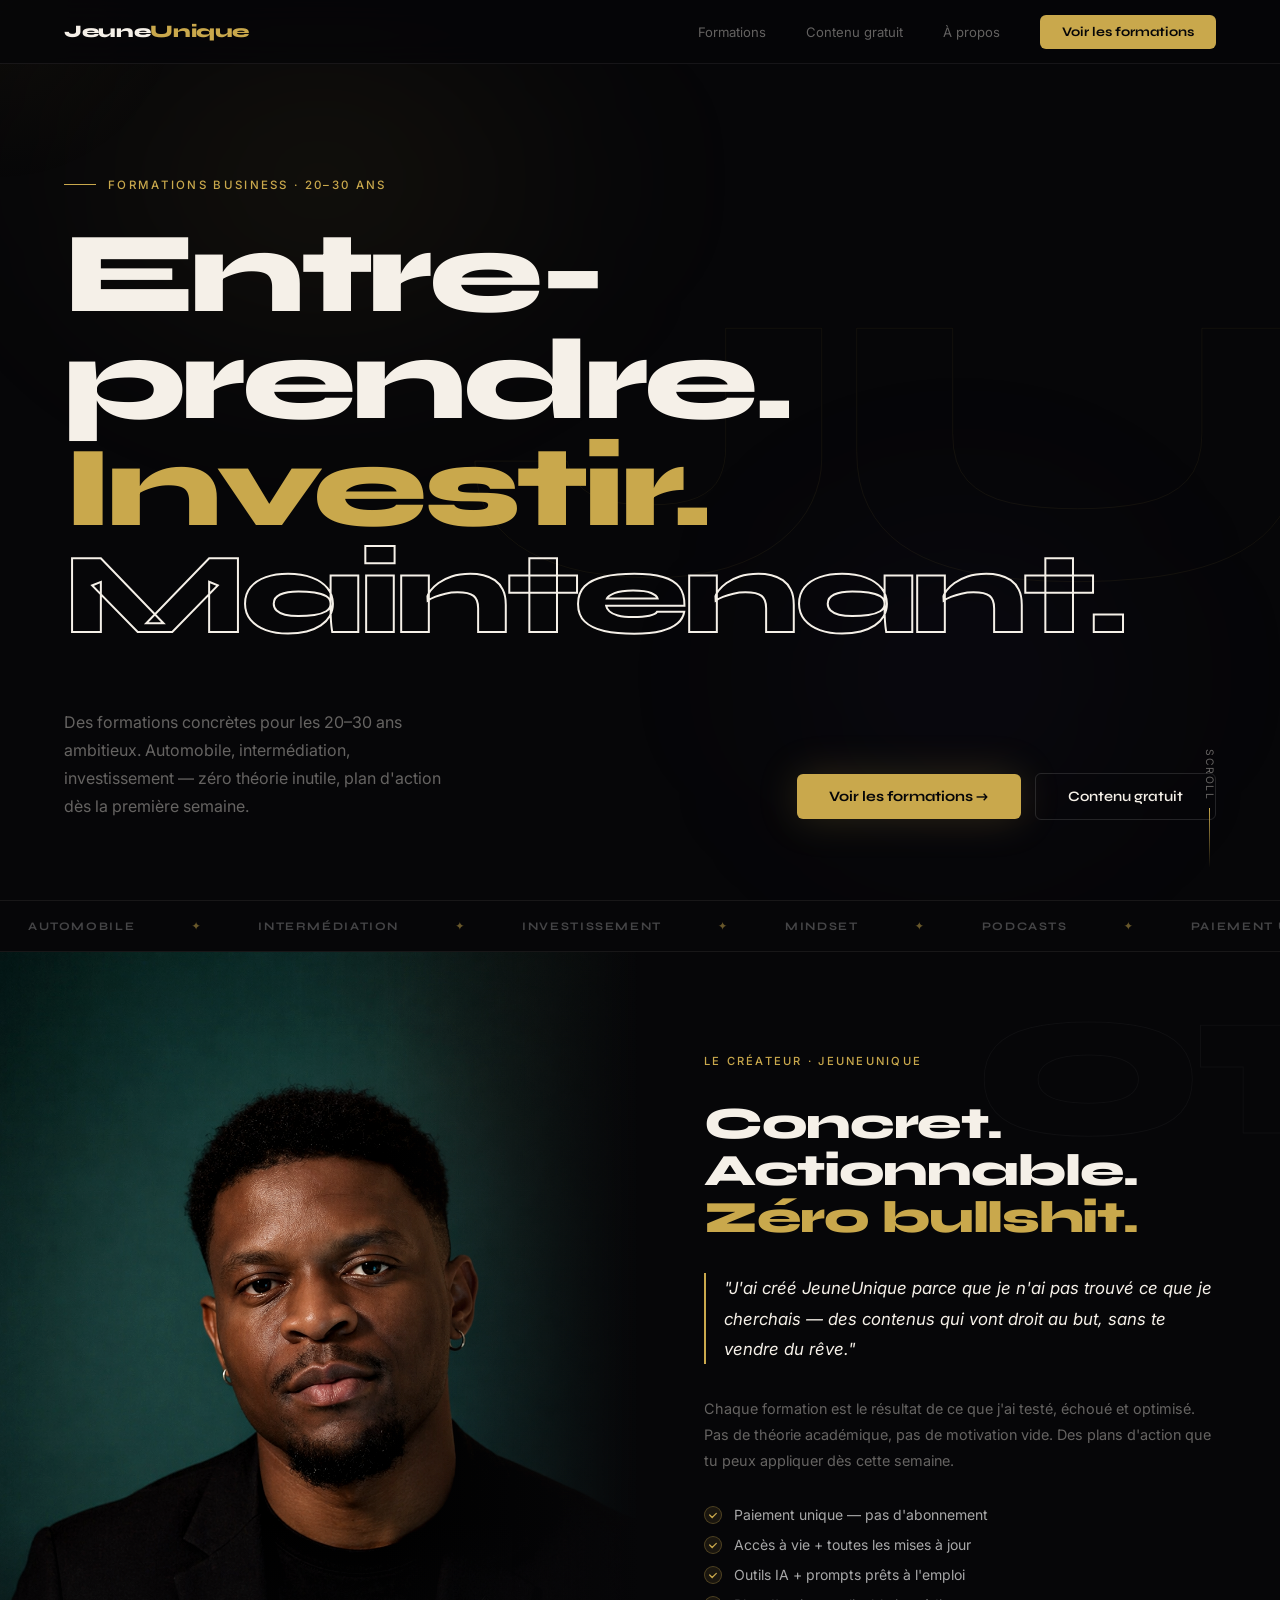
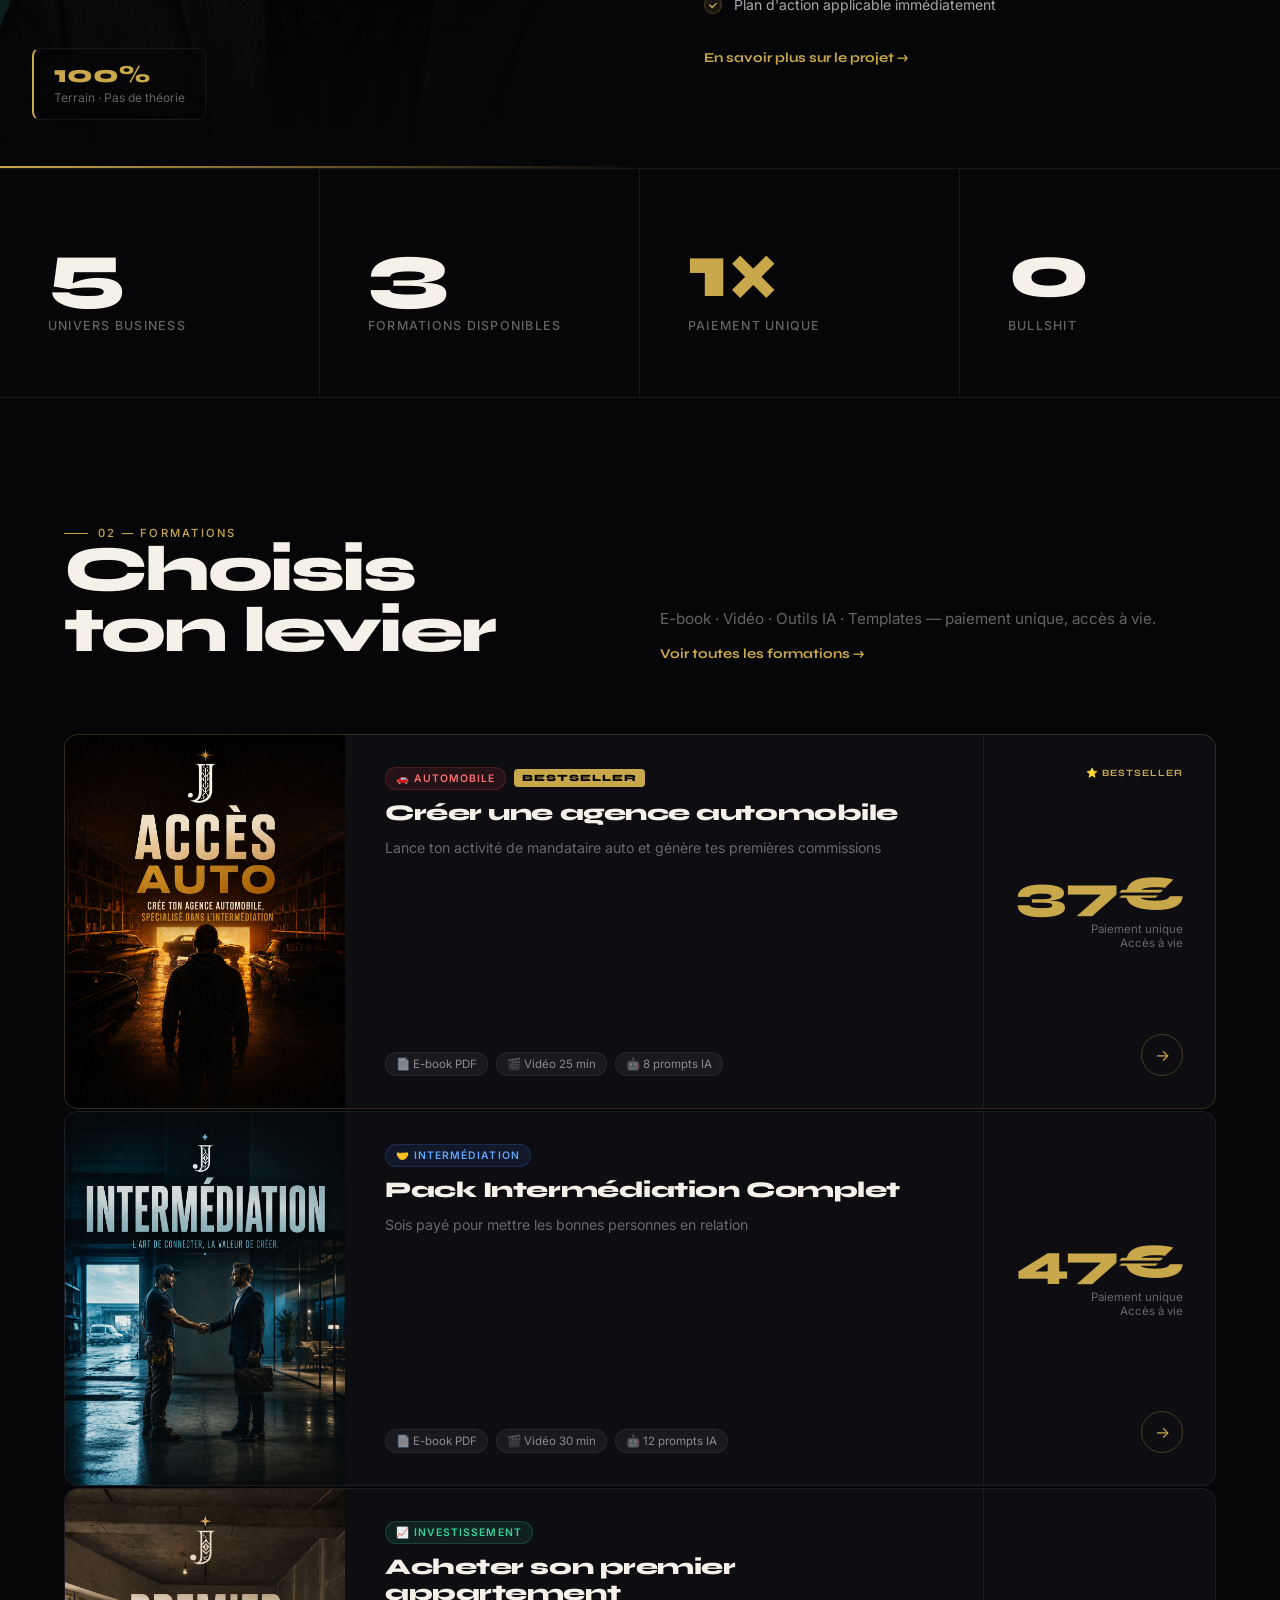
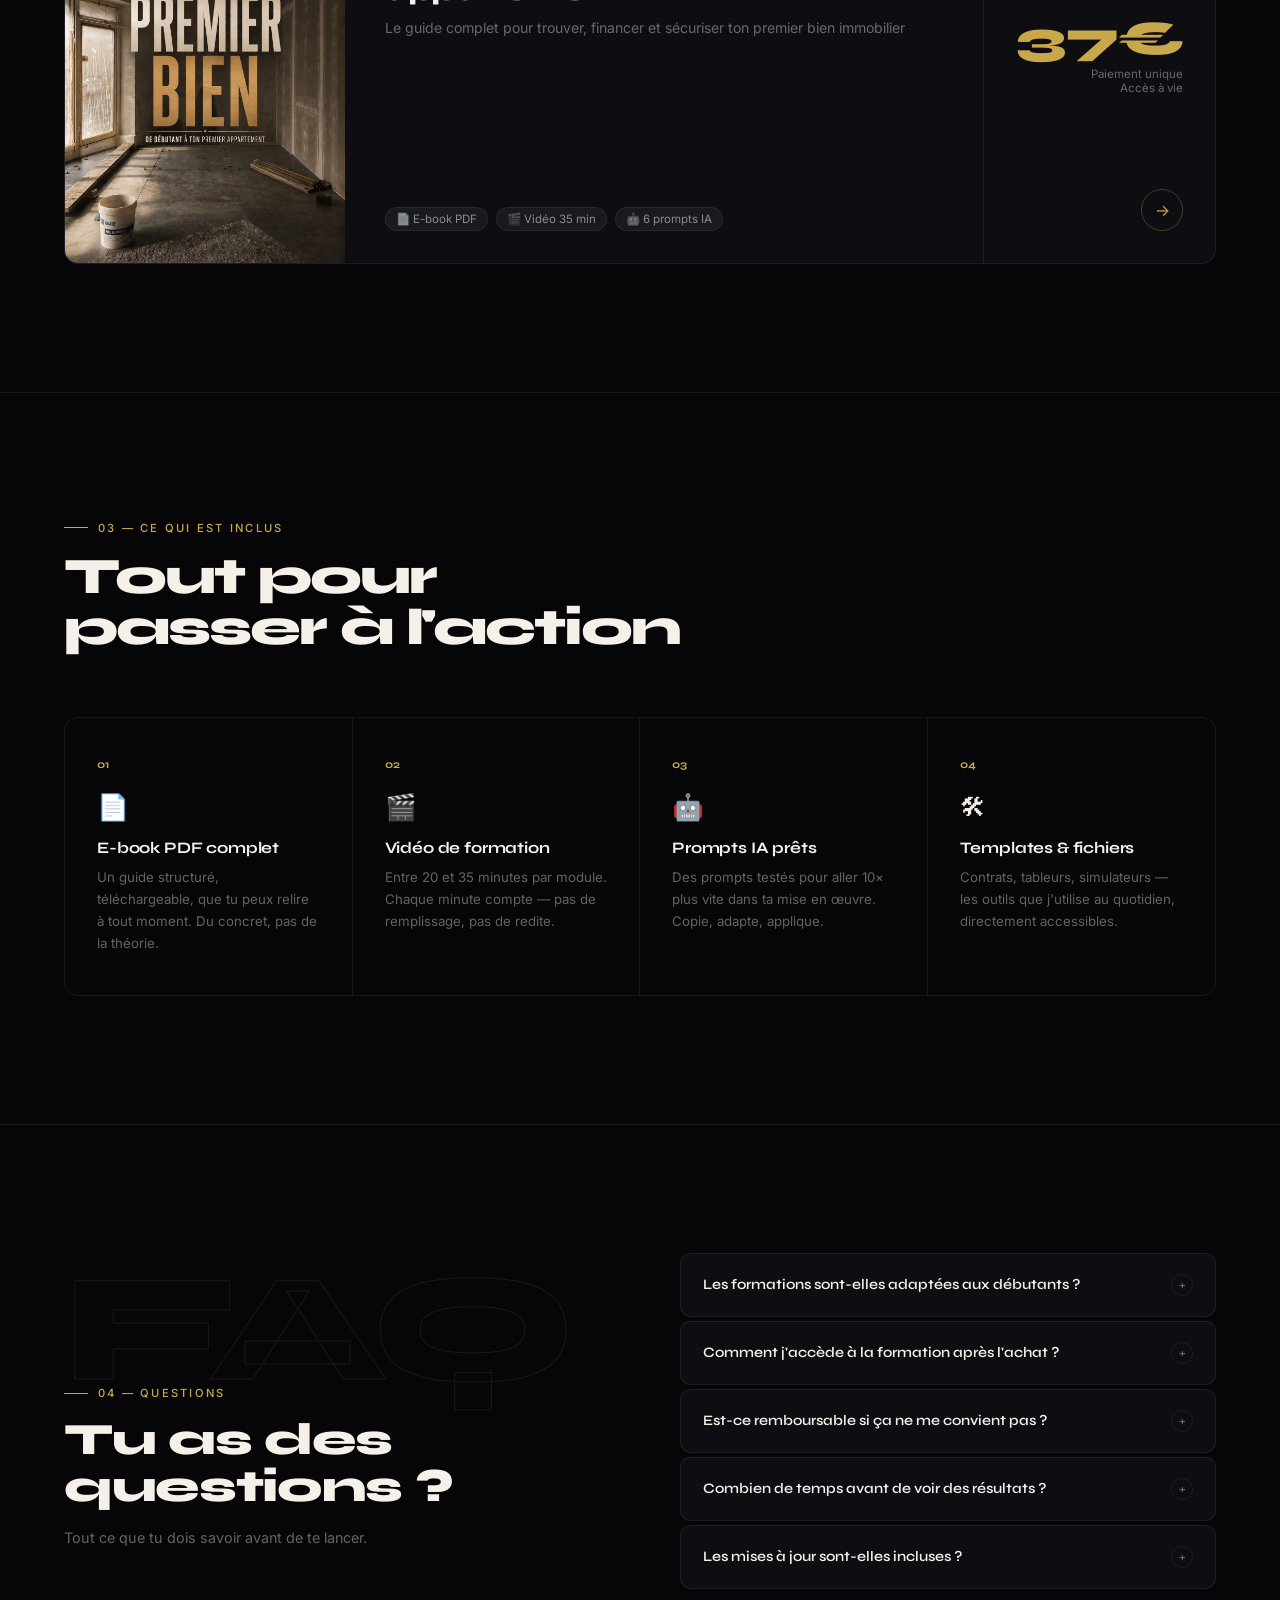
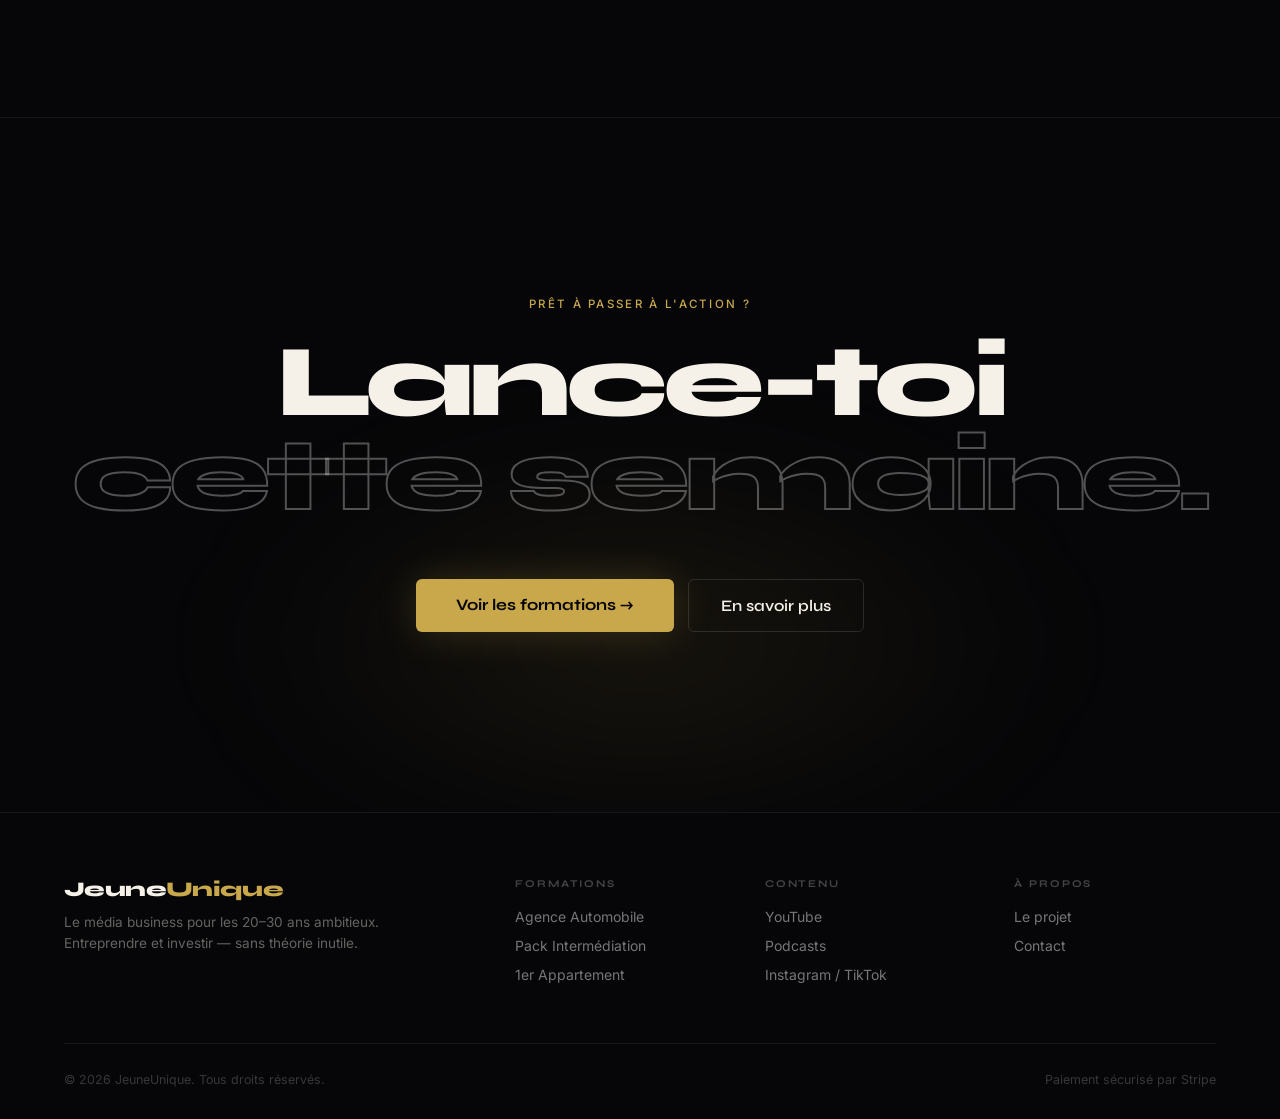
<file: index.html>
<!DOCTYPE html>
<html lang="fr">
<head>
  <meta charset="UTF-8">
  <meta name="viewport" content="width=device-width, initial-scale=1.0">
  <title>JeuneUnique — Formations business pour les 20–30 ans ambitieux</title>
  <link rel="preconnect" href="https://fonts.googleapis.com">
  <link href="https://fonts.googleapis.com/css2?family=Syne:wght@400;500;600;700;800&family=Inter:wght@300;400;500&display=swap" rel="stylesheet">
  <style>
    *, *::before, *::after { box-sizing: border-box; margin: 0; padding: 0; }

    :root {
      --black:  #060608;
      --dark:   #0d0d12;
      --gold:   #C9A84C;
      --gold-r: 201,168,76;
      --white:  #f5f0e8;
      --muted:  rgba(245,240,232,0.4);
      --border: rgba(245,240,232,0.07);
      --sans:   'Syne', system-ui, sans-serif;
      --body:   'Inter', system-ui, sans-serif;
    }

    html { scroll-behavior: smooth; }
    body { background: var(--black); color: var(--white); font-family: var(--body); overflow-x: hidden; }
    a { text-decoration: none; color: inherit; }

    /* ── CURSOR GLOW ── */
    .cursor-glow {
      position: fixed; width: 400px; height: 400px;
      border-radius: 50%; pointer-events: none; z-index: 0;
      background: radial-gradient(circle, rgba(var(--gold-r),.05) 0%, transparent 65%);
      transform: translate(-50%,-50%);
      transition: opacity .3s;
    }

    /* ── NAV ── */
    nav {
      position: fixed; top: 0; left: 0; right: 0; z-index: 100;
      display: flex; align-items: center; justify-content: space-between;
      padding: 0 clamp(24px,5vw,80px); height: 64px;
      border-bottom: 1px solid var(--border);
      background: rgba(6,6,8,0.8); backdrop-filter: blur(20px);
    }
    .n-logo {
      font-family: var(--sans); font-size: 1.1rem; font-weight: 800;
      letter-spacing: -.02em;
    }
    .n-logo span { color: var(--gold); }
    .n-links { display: flex; align-items: center; gap: 40px; }
    .n-link {
      font-family: var(--body); font-size: .82rem; font-weight: 400;
      color: var(--muted); transition: color .2s;
    }
    .n-link:hover { color: var(--white); }
    .n-cta {
      font-family: var(--sans); font-size: .82rem; font-weight: 700;
      background: var(--gold); color: var(--black);
      padding: 9px 22px; border-radius: 6px;
      transition: opacity .2s, transform .15s;
    }
    .n-cta:hover { opacity: .85; transform: translateY(-1px); }

    /* ── HERO ── */
    .hero {
      position: relative; min-height: 100vh;
      display: flex; flex-direction: column; justify-content: flex-end;
      padding: 0 clamp(24px,5vw,80px) 80px;
      overflow: hidden;
    }
    /* Big background number */
    .hero-bg-num {
      position: absolute; top: 50%; right: -2vw;
      transform: translateY(-50%);
      font-family: var(--sans); font-weight: 800;
      font-size: clamp(200px, 30vw, 480px);
      line-height: 1; letter-spacing: -.05em;
      color: transparent;
      -webkit-text-stroke: 1px rgba(var(--gold-r),.07);
      pointer-events: none; user-select: none;
    }
    /* Animated gradient mesh */
    .hero-mesh {
      position: absolute; inset: 0; pointer-events: none;
      overflow: hidden;
    }
    .hero-mesh::before {
      content: '';
      position: absolute; width: 60vw; height: 60vh;
      top: -10%; left: -5%;
      background: radial-gradient(ellipse, rgba(var(--gold-r),.08) 0%, transparent 65%);
      filter: blur(80px);
      animation: drift 20s ease-in-out infinite;
    }
    .hero-mesh::after {
      content: '';
      position: absolute; width: 40vw; height: 50vh;
      bottom: 0; right: 5%;
      background: radial-gradient(ellipse, rgba(99,74,198,.07) 0%, transparent 65%);
      filter: blur(100px);
      animation: drift 28s ease-in-out infinite reverse;
    }
    @keyframes drift {
      0%,100% { transform: translate(0,0); }
      33% { transform: translate(40px,30px); }
      66% { transform: translate(-30px,-20px); }
    }

    .hero-eyebrow {
      font-family: var(--body); font-size: .72rem; font-weight: 500;
      letter-spacing: .2em; text-transform: uppercase;
      color: var(--gold); margin-bottom: 28px;
      display: flex; align-items: center; gap: 12px;
      animation: slideUp .8s ease-out both;
    }
    .hero-eyebrow::before {
      content: ''; display: block; width: 32px; height: 1px; background: var(--gold);
    }

    .hero-title {
      font-family: var(--sans); font-weight: 800;
      font-size: clamp(3.5rem, 9vw, 10rem);
      line-height: .93; letter-spacing: -.04em;
      max-width: 16ch;
      animation: slideUp .8s .1s ease-out both;
    }
    .hero-title .line-gold { color: var(--gold); }
    .hero-title .line-outline {
      color: transparent;
      -webkit-text-stroke: 2px var(--white);
    }

    .hero-bottom {
      display: flex; align-items: flex-end; justify-content: space-between;
      margin-top: 60px; flex-wrap: wrap; gap: 32px;
      animation: slideUp .8s .25s ease-out both;
    }
    .hero-desc {
      font-size: 1rem; color: var(--muted); line-height: 1.75;
      max-width: 380px;
    }
    .hero-actions { display: flex; align-items: center; gap: 14px; }
    .btn-gold {
      font-family: var(--sans); font-size: .9rem; font-weight: 700;
      background: var(--gold); color: var(--black);
      padding: 14px 32px; border-radius: 6px; border: none; cursor: pointer;
      transition: opacity .2s, transform .15s;
      box-shadow: 0 0 40px rgba(var(--gold-r),.2);
    }
    .btn-gold:hover { opacity: .85; transform: translateY(-2px); }
    .btn-line {
      font-family: var(--sans); font-size: .9rem; font-weight: 600;
      color: var(--white); background: transparent;
      padding: 14px 32px; border-radius: 6px;
      border: 1px solid rgba(255,255,255,.12);
      transition: border-color .2s, background .2s;
    }
    .btn-line:hover { border-color: rgba(255,255,255,.3); background: rgba(255,255,255,.04); }

    /* Scroll indicator */
    .hero-scroll {
      position: absolute; bottom: 32px; right: clamp(24px,5vw,80px);
      display: flex; flex-direction: column; align-items: center; gap: 8px;
      animation: slideUp .8s .4s ease-out both;
    }
    .hero-scroll span {
      font-family: var(--body); font-size: .65rem; letter-spacing: .15em;
      text-transform: uppercase; color: var(--muted);
      writing-mode: vertical-rl;
    }
    .hero-scroll-line {
      width: 1px; height: 60px;
      background: linear-gradient(to bottom, var(--gold), transparent);
      animation: scrollPulse 2s ease-in-out infinite;
    }
    @keyframes scrollPulse { 0%,100%{opacity:.3;transform:scaleY(.8)} 50%{opacity:1;transform:scaleY(1)} }

    /* ── MARQUEE ── */
    .marquee-section {
      border-top: 1px solid var(--border);
      border-bottom: 1px solid var(--border);
      overflow: hidden; padding: 18px 0;
    }
    .marquee-track {
      display: flex; width: max-content;
      animation: scroll 32s linear infinite;
    }
    .mi {
      padding: 0 28px;
      font-family: var(--sans); font-size: .72rem; font-weight: 700;
      letter-spacing: .14em; text-transform: uppercase;
      color: rgba(255,255,255,.25); white-space: nowrap;
    }
    .mi-gold { color: var(--gold); opacity: .5; }
    @keyframes scroll { to { transform: translateX(-50%); } }

    /* ── ABOUT ── */
    .about-section {
      position: relative; z-index: 1;
      display: grid; grid-template-columns: 1fr 1fr;
      min-height: 90vh;
    }
    .about-photo-col {
      position: relative; overflow: hidden;
    }
    .about-photo {
      width: 100%; height: 100%;
      object-fit: cover; object-position: top center;
      display: block; filter: grayscale(20%) contrast(1.08);
    }
    /* Overlay gradient */
    .about-photo-overlay {
      position: absolute; inset: 0;
      background: linear-gradient(to right, transparent 60%, var(--black) 100%),
                  linear-gradient(to top, var(--black) 0%, transparent 30%);
    }
    /* Section number */
    .about-section-num {
      position: absolute; top: 40px; left: 32px;
      font-family: var(--sans); font-size: .7rem; font-weight: 700;
      letter-spacing: .2em; text-transform: uppercase;
      color: var(--gold);
    }
    /* Gold line bottom photo */
    .about-photo-col::after {
      content: '';
      position: absolute; bottom: 0; left: 0; right: 0; height: 2px;
      background: linear-gradient(to right, var(--gold), transparent);
    }
    /* Float badge on photo */
    .about-badge {
      position: absolute; bottom: 48px; left: 32px;
      background: rgba(6,6,8,.85); backdrop-filter: blur(12px);
      border: 1px solid var(--border);
      border-left: 2px solid var(--gold);
      padding: 14px 20px; border-radius: 8px;
    }
    .about-badge__v {
      font-family: var(--sans); font-size: 1.5rem; font-weight: 800;
      color: var(--gold); line-height: 1;
    }
    .about-badge__l { font-size: .75rem; color: var(--muted); margin-top: 3px; }

    .about-text-col {
      padding: clamp(60px,8vw,120px) clamp(32px,5vw,80px);
      display: flex; flex-direction: column; justify-content: center; gap: 32px;
      position: relative;
    }
    /* Big "01" in background */
    .about-text-col::before {
      content: '01';
      position: absolute; top: 0; right: -20px;
      font-family: var(--sans); font-weight: 800;
      font-size: 220px; line-height: 1; letter-spacing: -.05em;
      color: transparent; -webkit-text-stroke: 1px rgba(255,255,255,.04);
      pointer-events: none; user-select: none;
    }
    .about-label {
      font-family: var(--body); font-size: .7rem; font-weight: 500;
      letter-spacing: .2em; text-transform: uppercase; color: var(--gold);
    }
    .about-title {
      font-family: var(--sans); font-size: clamp(2rem,3.5vw,3rem);
      font-weight: 800; line-height: 1.05; letter-spacing: -.03em;
    }
    .about-quote {
      font-family: var(--body); font-size: 1.05rem; line-height: 1.8;
      color: var(--white); font-style: italic;
      padding-left: 18px;
      border-left: 2px solid var(--gold);
    }
    .about-body { font-size: .9rem; color: var(--muted); line-height: 1.8; }
    .about-checks { display: flex; flex-direction: column; gap: 12px; }
    .about-check {
      display: flex; align-items: center; gap: 12px;
      font-size: .875rem; color: rgba(255,255,255,.65);
    }
    .about-check::before {
      content: '';
      width: 18px; height: 18px; border-radius: 50%; flex-shrink: 0;
      background: rgba(var(--gold-r),.1);
      border: 1px solid rgba(var(--gold-r),.3);
      background-image: url("data:image/svg+xml,%3Csvg viewBox='0 0 12 12' xmlns='http://www.w3.org/2000/svg'%3E%3Cpath d='M2 6l3 3 5-5' stroke='%23C9A84C' stroke-width='1.5' fill='none' stroke-linecap='round'/%3E%3C/svg%3E");
      background-size: 10px; background-repeat: no-repeat; background-position: center;
    }
    .about-link {
      display: inline-flex; align-items: center; gap: 8px;
      font-family: var(--sans); font-size: .85rem; font-weight: 700;
      color: var(--gold); transition: gap .2s;
    }
    .about-link:hover { gap: 14px; }

    /* ── STATS ── */
    .stats-section {
      position: relative; z-index: 1;
      border-top: 1px solid var(--border);
    }
    .stats-grid {
      display: grid; grid-template-columns: repeat(4, 1fr);
    }
    .stat-cell {
      padding: 64px 48px; border-right: 1px solid var(--border);
      position: relative; overflow: hidden;
      transition: background .25s;
    }
    .stat-cell:last-child { border-right: none; }
    .stat-cell::before {
      content: ''; position: absolute; top: 0; left: 0; right: 0; height: 2px;
      background: linear-gradient(to right, var(--gold), transparent);
      transform: scaleX(0); transform-origin: left;
      transition: transform .4s ease;
    }
    .stat-cell:hover { background: rgba(255,255,255,.02); }
    .stat-cell:hover::before { transform: scaleX(1); }
    .stat-num {
      font-family: var(--sans); font-weight: 800;
      font-size: clamp(3.5rem,6vw,6rem); line-height: 1;
      letter-spacing: -.04em; color: var(--white);
      margin-bottom: 8px;
    }
    .stat-num em { color: var(--gold); font-style: normal; }
    .stat-label {
      font-size: .78rem; font-weight: 500; letter-spacing: .1em;
      text-transform: uppercase; color: var(--muted);
    }

    /* ── FORMATIONS ── */
    .form-section {
      position: relative; z-index: 1;
      padding: clamp(80px,10vw,140px) clamp(24px,5vw,80px);
      border-top: 1px solid var(--border);
    }
    .form-header {
      display: grid; grid-template-columns: 1fr 1fr;
      gap: 40px; align-items: end; margin-bottom: 72px;
    }
    .section-num-label {
      font-family: var(--body); font-size: .7rem; font-weight: 500;
      letter-spacing: .2em; text-transform: uppercase; color: var(--gold);
      display: flex; align-items: center; gap: 10px;
    }
    .section-num-label::before {
      content: ''; display: block; width: 24px; height: 1px; background: var(--gold);
    }
    .form-title {
      font-family: var(--sans); font-size: clamp(2.5rem,5vw,5rem);
      font-weight: 800; line-height: .95; letter-spacing: -.04em;
    }
    .form-desc { font-size: .95rem; color: var(--muted); line-height: 1.75; }
    .form-see-all {
      font-family: var(--sans); font-size: .85rem; font-weight: 700;
      color: var(--gold); display: inline-flex; align-items: center; gap: 8px;
      transition: gap .2s;
    }
    .form-see-all:hover { gap: 14px; }

    /* Horizontal formation cards */
    .form-list { display: flex; flex-direction: column; gap: 2px; }
    .form-card {
      display: grid; grid-template-columns: 280px 1fr auto;
      gap: 0; align-items: stretch;
      background: var(--dark);
      border: 1px solid var(--border);
      border-radius: 14px; overflow: hidden;
      transition: border-color .3s, transform .3s;
      cursor: pointer;
    }
    .form-card:hover { border-color: rgba(var(--gold-r),.3); transform: translateX(6px); }
    .form-card--featured { border-color: rgba(var(--gold-r),.2); }
    .form-card--featured:hover { border-color: rgba(var(--gold-r),.5); }
    .form-card__img {
      width: 100%; height: 100%; object-fit: cover;
      transition: transform .5s; display: block;
    }
    .form-card:hover .form-card__img { transform: scale(1.05); }
    .form-card__body {
      padding: 32px 40px; display: flex; flex-direction: column;
      justify-content: space-between; gap: 16px;
    }
    .form-card__top { display: flex; flex-direction: column; gap: 10px; }
    .form-card__tag {
      display: inline-flex; align-items: center; gap: 6px;
      font-family: var(--body); font-size: .65rem; font-weight: 600;
      letter-spacing: .1em; text-transform: uppercase;
      padding: 4px 10px; border-radius: 100px; width: fit-content;
    }
    .tag-auto   { background: rgba(239,68,68,.1);  color: #f87171; border: 1px solid rgba(239,68,68,.2); }
    .tag-inter  { background: rgba(59,130,246,.1); color: #60a5fa; border: 1px solid rgba(59,130,246,.2); }
    .tag-invest { background: rgba(52,211,153,.1); color: #34d399; border: 1px solid rgba(52,211,153,.2); }
    .form-card__name {
      font-family: var(--sans); font-size: 1.4rem; font-weight: 800;
      letter-spacing: -.02em; line-height: 1.15;
    }
    .form-card__desc { font-size: .88rem; color: var(--muted); line-height: 1.65; }
    .form-card__pills {
      display: flex; flex-wrap: wrap; gap: 8px;
    }
    .form-pill {
      font-size: .72rem; padding: 4px 10px; border-radius: 100px;
      background: rgba(255,255,255,.05); border: 1px solid var(--border);
      color: rgba(255,255,255,.5);
    }
    .form-card__price-col {
      padding: 32px; display: flex; flex-direction: column;
      align-items: flex-end; justify-content: space-between;
      border-left: 1px solid var(--border); min-width: 160px;
    }
    .form-card__price {
      font-family: var(--sans); font-size: 3rem; font-weight: 800;
      letter-spacing: -.04em; color: var(--gold); line-height: 1;
      text-align: right;
    }
    .form-card__once { font-size: .72rem; color: var(--muted); margin-top: 4px; text-align: right; }
    .form-card__arrow {
      width: 42px; height: 42px; border-radius: 50%;
      border: 1px solid rgba(var(--gold-r),.3);
      display: flex; align-items: center; justify-content: center;
      color: var(--gold); font-size: 1rem;
      transition: background .2s, transform .2s;
    }
    .form-card:hover .form-card__arrow { background: var(--gold); color: var(--black); transform: rotate(45deg); }
    .form-card__featured-badge {
      background: var(--gold); color: var(--black);
      font-family: var(--sans); font-size: .6rem; font-weight: 800;
      letter-spacing: .1em; text-transform: uppercase;
      padding: 3px 8px; border-radius: 4px;
    }

    /* ── FEATURES ── */
    .feat-section {
      position: relative; z-index: 1;
      padding: clamp(80px,10vw,140px) clamp(24px,5vw,80px);
      border-top: 1px solid var(--border);
    }
    .feat-header { margin-bottom: 64px; }
    .feat-title {
      font-family: var(--sans); font-size: clamp(2rem,4vw,4rem);
      font-weight: 800; letter-spacing: -.04em; line-height: 1;
      max-width: 14ch; margin-top: 16px;
    }
    .feat-grid {
      display: grid; grid-template-columns: repeat(4, 1fr);
      border: 1px solid var(--border); border-radius: 14px; overflow: hidden;
      gap: 0;
    }
    .feat-item {
      padding: 40px 32px; border-right: 1px solid var(--border);
      position: relative; overflow: hidden; transition: background .3s;
    }
    .feat-item:last-child { border-right: none; }
    .feat-item:hover { background: rgba(255,255,255,.025); }
    .feat-num {
      font-family: var(--sans); font-size: .7rem; font-weight: 700;
      color: var(--gold); margin-bottom: 20px;
    }
    .feat-icon { font-size: 1.6rem; display: block; margin-bottom: 16px; }
    .feat-name {
      font-family: var(--sans); font-size: 1rem; font-weight: 700;
      margin-bottom: 10px; letter-spacing: -.01em;
    }
    .feat-desc { font-size: .83rem; color: var(--muted); line-height: 1.65; }

    /* ── FAQ ── */
    .faq-section {
      position: relative; z-index: 1;
      padding: clamp(80px,10vw,140px) clamp(24px,5vw,80px);
      border-top: 1px solid var(--border);
      display: grid; grid-template-columns: 1fr 1fr; gap: 80px; align-items: start;
    }
    .faq-left { position: sticky; top: 100px; }
    .faq-big-num {
      font-family: var(--sans); font-weight: 800;
      font-size: clamp(6rem, 12vw, 14rem); line-height: 1; letter-spacing: -.05em;
      color: transparent; -webkit-text-stroke: 1px rgba(255,255,255,.08);
      margin-bottom: -20px;
    }
    .faq-title {
      font-family: var(--sans); font-size: clamp(2rem,3.5vw,3.2rem);
      font-weight: 800; letter-spacing: -.03em; line-height: 1.05;
      margin-top: 16px;
    }
    .faq-sub { font-size: .9rem; color: var(--muted); line-height: 1.7; margin-top: 16px; }
    .faq-list { display: flex; flex-direction: column; gap: 4px; }
    .faq-item {
      border: 1px solid var(--border); border-radius: 10px;
      overflow: hidden; background: var(--dark); cursor: pointer;
      transition: border-color .25s;
    }
    .faq-item.open { border-color: rgba(var(--gold-r),.3); }
    .faq-q {
      display: flex; justify-content: space-between; align-items: center;
      padding: 20px 22px;
      font-family: var(--sans); font-size: .9rem; font-weight: 600;
      user-select: none; gap: 16px;
    }
    .faq-icon {
      width: 22px; height: 22px; border-radius: 50%;
      border: 1px solid var(--border); flex-shrink: 0;
      display: flex; align-items: center; justify-content: center;
      font-size: .8rem; color: var(--muted);
      transition: transform .3s, border-color .3s, color .3s;
    }
    .faq-item.open .faq-icon { transform: rotate(45deg); border-color: var(--gold); color: var(--gold); }
    .faq-a { max-height: 0; overflow: hidden; transition: max-height .35s ease; }
    .faq-a-in { padding: 0 22px 18px; font-size: .88rem; color: var(--muted); line-height: 1.75; }

    /* ── CTA ── */
    .cta-section {
      position: relative; z-index: 1; overflow: hidden;
      border-top: 1px solid var(--border);
      padding: clamp(100px,14vw,180px) clamp(24px,5vw,80px);
      text-align: center;
    }
    .cta-section::before {
      content: '';
      position: absolute; bottom: -80px; left: 50%; transform: translateX(-50%);
      width: 80%; height: 500px;
      background: radial-gradient(ellipse, rgba(var(--gold-r),.1) 0%, transparent 60%);
      filter: blur(60px);
    }
    .cta-eyebrow {
      font-family: var(--body); font-size: .72rem; font-weight: 500;
      letter-spacing: .2em; text-transform: uppercase; color: var(--gold);
      margin-bottom: 24px; display: block;
    }
    .cta-title {
      font-family: var(--sans); font-weight: 800;
      font-size: clamp(3rem,8vw,8rem); line-height: .92;
      letter-spacing: -.05em; position: relative; z-index: 1;
    }
    .cta-title .outline {
      color: transparent; -webkit-text-stroke: 2px rgba(255,255,255,.3);
    }
    .cta-actions { margin-top: 56px; display: flex; justify-content: center; gap: 14px; flex-wrap: wrap; position: relative; z-index: 1; }

    /* ── FOOTER ── */
    footer {
      position: relative; z-index: 1;
      border-top: 1px solid var(--border);
      padding: 64px clamp(24px,5vw,80px) 32px;
    }
    .footer-top {
      display: grid; grid-template-columns: 2fr 1fr 1fr 1fr;
      gap: 48px; padding-bottom: 48px; border-bottom: 1px solid var(--border);
    }
    .footer-brand {
      font-family: var(--sans); font-size: 1.3rem; font-weight: 800;
      letter-spacing: -.03em; margin-bottom: 10px;
    }
    .footer-brand span { color: var(--gold); }
    .footer-tag { font-size: .85rem; color: var(--muted); line-height: 1.6; }
    .footer-col h4 {
      font-family: var(--sans); font-size: .65rem; font-weight: 700;
      letter-spacing: .18em; text-transform: uppercase;
      color: rgba(255,255,255,.25); margin-bottom: 18px;
    }
    .footer-col a {
      display: block; font-size: .875rem; color: rgba(255,255,255,.45);
      margin-bottom: 12px; transition: color .2s;
    }
    .footer-col a:hover { color: var(--white); }
    .footer-bottom {
      display: flex; justify-content: space-between; align-items: center;
      padding-top: 28px; flex-wrap: wrap; gap: 10px;
      font-size: .78rem; color: rgba(255,255,255,.2);
    }

    /* ── REVEAL ── */
    .r { opacity: 0; transform: translateY(32px); transition: opacity .7s ease, transform .7s ease; }
    .r.left { transform: translateX(-32px); }
    .r.right { transform: translateX(32px); }
    .r.vis { opacity: 1 !important; transform: translate(0) !important; }
    .r.d1 { transition-delay: .1s; } .r.d2 { transition-delay: .2s; }
    .r.d3 { transition-delay: .3s; } .r.d4 { transition-delay: .4s; }

    @keyframes slideUp {
      from { opacity:0; transform:translateY(28px); filter:blur(4px); }
      to   { opacity:1; transform:translateY(0);    filter:blur(0); }
    }

    /* ── RESPONSIVE ── */
    @media(max-width:1024px) {
      .about-section { grid-template-columns: 1fr; }
      .about-photo-col { height: 60vw; }
      .faq-section { grid-template-columns: 1fr; }
      .faq-left { position: static; }
      .form-card { grid-template-columns: 200px 1fr auto; }
      .feat-grid { grid-template-columns: repeat(2,1fr); }
      .footer-top { grid-template-columns: 1fr 1fr; }
    }
    @media(max-width:700px) {
      .form-card { grid-template-columns: 1fr; }
      .form-card__price-col { border-left: none; border-top: 1px solid var(--border); flex-direction: row; align-items: center; padding: 20px 24px; }
      .stats-grid { grid-template-columns: repeat(2,1fr); }
      .feat-grid { grid-template-columns: 1fr; }
      .form-header { grid-template-columns: 1fr; }
      .footer-top { grid-template-columns: 1fr; }
      .hero-title { font-size: 3rem; }
      .n-links .n-link { display: none; }
    }
  </style>
</head>
<body>

  <div class="cursor-glow" id="cursor"></div>

  <!-- NAV -->
  <nav>
    <a href="index.html" class="n-logo">Jeune<span>Unique</span></a>
    <div class="n-links">
      <a href="formations.html"      class="n-link">Formations</a>
      <a href="contenu-gratuit.html" class="n-link">Contenu gratuit</a>
      <a href="a-propos.html"        class="n-link">À propos</a>
      <a href="formations.html"      class="n-cta">Voir les formations</a>
    </div>
  </nav>

  <!-- HERO -->
  <section class="hero">
    <div class="hero-mesh"></div>
    <div class="hero-bg-num">JU</div>

    <div class="hero-eyebrow">Formations business · 20–30 ans</div>

    <h1 class="hero-title">
      Entre&shy;prendre.<br>
      <span class="line-gold">Investir.</span><br>
      <span class="line-outline">Maintenant.</span>
    </h1>

    <div class="hero-bottom">
      <p class="hero-desc">
        Des formations concrètes pour les 20–30 ans ambitieux.
        Automobile, intermédiation, investissement —
        zéro théorie inutile, plan d'action dès la première semaine.
      </p>
      <div class="hero-actions">
        <a href="formations.html" class="btn-gold">Voir les formations →</a>
        <a href="contenu-gratuit.html" class="btn-line">Contenu gratuit</a>
      </div>
    </div>

    <div class="hero-scroll">
      <span>Scroll</span>
      <div class="hero-scroll-line"></div>
    </div>
  </section>

  <!-- MARQUEE -->
  <div class="marquee-section">
    <div class="marquee-track">
      <span class="mi">Automobile</span><span class="mi mi-gold">✦</span>
      <span class="mi">Intermédiation</span><span class="mi mi-gold">✦</span>
      <span class="mi">Investissement</span><span class="mi mi-gold">✦</span>
      <span class="mi">Mindset</span><span class="mi mi-gold">✦</span>
      <span class="mi">Podcasts</span><span class="mi mi-gold">✦</span>
      <span class="mi">Paiement unique</span><span class="mi mi-gold">✦</span>
      <span class="mi">Accès à vie</span><span class="mi mi-gold">✦</span>
      <span class="mi">Zéro bullshit</span><span class="mi mi-gold">✦</span>
      <span class="mi">Automobile</span><span class="mi mi-gold">✦</span>
      <span class="mi">Intermédiation</span><span class="mi mi-gold">✦</span>
      <span class="mi">Investissement</span><span class="mi mi-gold">✦</span>
      <span class="mi">Mindset</span><span class="mi mi-gold">✦</span>
      <span class="mi">Podcasts</span><span class="mi mi-gold">✦</span>
      <span class="mi">Paiement unique</span><span class="mi mi-gold">✦</span>
      <span class="mi">Accès à vie</span><span class="mi mi-gold">✦</span>
      <span class="mi">Zéro bullshit</span><span class="mi mi-gold">✦</span>
    </div>
  </div>

  <!-- ABOUT -->
  <section class="about-section">
    <div class="about-photo-col">
      <div class="about-section-num">01 — Le créateur</div>
      <img src="assets/photo/photo franck PRO.png" alt="JeuneUnique" class="about-photo"
           onerror="this.style.cssText='width:100%;height:100%;background:linear-gradient(135deg,#1a1a2a,#0d0d18);display:block'">
      <div class="about-photo-overlay"></div>
      <div class="about-badge">
        <div class="about-badge__v">100%</div>
        <div class="about-badge__l">Terrain · Pas de théorie</div>
      </div>
    </div>

    <div class="about-text-col">
      <div class="r">
        <div class="about-label">Le créateur · JeuneUnique</div>
      </div>
      <h2 class="about-title r d1">
        Concret.<br>Actionnable.<br>
        <span style="color:var(--gold)">Zéro bullshit.</span>
      </h2>
      <blockquote class="about-quote r d2">
        "J'ai créé JeuneUnique parce que je n'ai pas trouvé ce que je cherchais — des contenus qui vont droit au but, sans te vendre du rêve."
      </blockquote>
      <p class="about-body r d3">
        Chaque formation est le résultat de ce que j'ai testé, échoué et optimisé.
        Pas de théorie académique, pas de motivation vide.
        Des plans d'action que tu peux appliquer dès cette semaine.
      </p>
      <div class="about-checks r d3">
        <div class="about-check">Paiement unique — pas d'abonnement</div>
        <div class="about-check">Accès à vie + toutes les mises à jour</div>
        <div class="about-check">Outils IA + prompts prêts à l'emploi</div>
        <div class="about-check">Plan d'action applicable immédiatement</div>
      </div>
      <div class="r d4">
        <a href="a-propos.html" class="about-link">En savoir plus sur le projet →</a>
      </div>
    </div>
  </section>

  <!-- STATS -->
  <div class="stats-section r">
    <div class="stats-grid">
      <div class="stat-cell">
        <div class="stat-num">5</div>
        <div class="stat-label">Univers business</div>
      </div>
      <div class="stat-cell">
        <div class="stat-num">3</div>
        <div class="stat-label">Formations disponibles</div>
      </div>
      <div class="stat-cell">
        <div class="stat-num"><em>1×</em></div>
        <div class="stat-label">Paiement unique</div>
      </div>
      <div class="stat-cell">
        <div class="stat-num">0</div>
        <div class="stat-label">Bullshit</div>
      </div>
    </div>
  </div>

  <!-- FORMATIONS -->
  <section class="form-section">
    <div class="form-header">
      <div>
        <div class="section-num-label r">02 — Formations</div>
        <h2 class="form-title r d1">Choisis<br>ton levier</h2>
      </div>
      <div class="r" style="display:flex;flex-direction:column;justify-content:flex-end;gap:12px;">
        <p class="form-desc">E-book · Vidéo · Outils IA · Templates — paiement unique, accès à vie.</p>
        <a href="formations.html" class="form-see-all">Voir toutes les formations →</a>
      </div>
    </div>
    <div class="form-list" id="form-list">
      <!-- rempli par JS -->
    </div>
  </section>

  <!-- FEATURES -->
  <section class="feat-section">
    <div class="feat-header">
      <div class="section-num-label r">03 — Ce qui est inclus</div>
      <h2 class="feat-title r d1">Tout pour<br>passer à l'action</h2>
    </div>
    <div class="feat-grid">
      <div class="feat-item r d1">
        <div class="feat-num">01</div>
        <span class="feat-icon">📄</span>
        <div class="feat-name">E-book PDF complet</div>
        <div class="feat-desc">Un guide structuré, téléchargeable, que tu peux relire à tout moment. Du concret, pas de la théorie.</div>
      </div>
      <div class="feat-item r d2">
        <div class="feat-num">02</div>
        <span class="feat-icon">🎬</span>
        <div class="feat-name">Vidéo de formation</div>
        <div class="feat-desc">Entre 20 et 35 minutes par module. Chaque minute compte — pas de remplissage, pas de redite.</div>
      </div>
      <div class="feat-item r d3">
        <div class="feat-num">03</div>
        <span class="feat-icon">🤖</span>
        <div class="feat-name">Prompts IA prêts</div>
        <div class="feat-desc">Des prompts testés pour aller 10× plus vite dans ta mise en œuvre. Copie, adapte, applique.</div>
      </div>
      <div class="feat-item r d4">
        <div class="feat-num">04</div>
        <span class="feat-icon">🛠</span>
        <div class="feat-name">Templates & fichiers</div>
        <div class="feat-desc">Contrats, tableurs, simulateurs — les outils que j'utilise au quotidien, directement accessibles.</div>
      </div>
    </div>
  </section>

  <!-- FAQ -->
  <section class="faq-section">
    <div class="faq-left">
      <div class="faq-big-num r">FAQ</div>
      <div class="section-num-label r">04 — Questions</div>
      <h2 class="faq-title r d1">Tu as des<br>questions ?</h2>
      <p class="faq-sub r d2">Tout ce que tu dois savoir avant de te lancer.</p>
    </div>
    <div class="faq-list r">
      <div class="faq-item">
        <div class="faq-q">Les formations sont-elles adaptées aux débutants ? <span class="faq-icon">+</span></div>
        <div class="faq-a"><div class="faq-a-in">Oui. Chaque formation part de zéro et t'accompagne étape par étape. Aucun prérequis nécessaire — juste la volonté de passer à l'action.</div></div>
      </div>
      <div class="faq-item">
        <div class="faq-q">Comment j'accède à la formation après l'achat ? <span class="faq-icon">+</span></div>
        <div class="faq-a"><div class="faq-a-in">Immédiatement par email. Tu reçois un lien de téléchargement pour l'e-book, la vidéo et tous les fichiers. Accès à vie, sans abonnement.</div></div>
      </div>
      <div class="faq-item">
        <div class="faq-q">Est-ce remboursable si ça ne me convient pas ? <span class="faq-icon">+</span></div>
        <div class="faq-a"><div class="faq-a-in">Oui — satisfait ou remboursé sous 7 jours, sans question posée.</div></div>
      </div>
      <div class="faq-item">
        <div class="faq-q">Combien de temps avant de voir des résultats ? <span class="faq-icon">+</span></div>
        <div class="faq-a"><div class="faq-a-in">Le plan d'action est conçu pour que tu puisses faire tes premières démarches dans la semaine. Plusieurs membres ont eu des résultats concrets en moins d'un mois.</div></div>
      </div>
      <div class="faq-item">
        <div class="faq-q">Les mises à jour sont-elles incluses ? <span class="faq-icon">+</span></div>
        <div class="faq-a"><div class="faq-a-in">Oui. Tu paies une seule fois et reçois toutes les mises à jour futures à vie, sans frais supplémentaires.</div></div>
      </div>
    </div>
  </section>

  <!-- CTA -->
  <section class="cta-section">
    <span class="cta-eyebrow r">Prêt à passer à l'action ?</span>
    <h2 class="cta-title r d1">
      Lance-toi<br>
      <span class="outline">cette semaine.</span>
    </h2>
    <div class="cta-actions r d2">
      <a href="formations.html" class="btn-gold" style="font-size:1rem;padding:16px 40px;">Voir les formations →</a>
      <a href="a-propos.html" class="btn-line" style="font-size:1rem;padding:16px 32px;">En savoir plus</a>
    </div>
  </section>

  <!-- FOOTER -->
  <footer>
    <div class="footer-top">
      <div>
        <div class="footer-brand">Jeune<span>Unique</span></div>
        <p class="footer-tag">Le média business pour les 20–30 ans ambitieux.<br>Entreprendre et investir — sans théorie inutile.</p>
      </div>
      <div class="footer-col">
        <h4>Formations</h4>
        <a href="formations.html?univers=automobile">Agence Automobile</a>
        <a href="formations.html?univers=intermediation">Pack Intermédiation</a>
        <a href="formations.html?univers=investissement">1er Appartement</a>
      </div>
      <div class="footer-col">
        <h4>Contenu</h4>
        <a href="contenu-gratuit.html">YouTube</a>
        <a href="contenu-gratuit.html#podcasts">Podcasts</a>
        <a href="contenu-gratuit.html">Instagram / TikTok</a>
      </div>
      <div class="footer-col">
        <h4>À propos</h4>
        <a href="a-propos.html">Le projet</a>
        <a href="mailto:contact@jeuneunique.fr">Contact</a>
      </div>
    </div>
    <div class="footer-bottom">
      <span>© 2026 JeuneUnique. Tous droits réservés.</span>
      <span>Paiement sécurisé par Stripe</span>
    </div>
  </footer>

  <script src="js/formations.js"></script>
  <script>
    // Cursor glow
    const cursor = document.getElementById('cursor');
    document.addEventListener('mousemove', e => {
      cursor.style.left = e.clientX + 'px';
      cursor.style.top  = e.clientY + 'px';
    });

    // Formation cards horizontales
    const tags = { automobile:'tag-auto', intermediation:'tag-inter', investissement:'tag-invest' };
    const labels = { automobile:'🚗 Automobile', intermediation:'🤝 Intermédiation', investissement:'📈 Investissement' };
    document.getElementById('form-list').innerHTML = FORMATIONS.map((f,i) => `
      <a href="formation.html?id=${f.id}" class="form-card ${f.bestseller?'form-card--featured':''} r d${i+1}">
        <div style="overflow:hidden;flex-shrink:0;">
          ${f.cover ? `<img class="form-card__img" src="${f.cover}" alt="${f.titre}">` : `<div style="width:280px;height:100%;background:#1a1a2a;"></div>`}
        </div>
        <div class="form-card__body">
          <div class="form-card__top">
            <div style="display:flex;align-items:center;gap:8px;flex-wrap:wrap;">
              <span class="form-card__tag ${tags[f.univers]}">${labels[f.univers]}</span>
              ${f.bestseller ? '<span class="form-card__featured-badge">Bestseller</span>' : ''}
            </div>
            <div class="form-card__name">${f.titre}</div>
            <div class="form-card__desc">${f.soustitre}</div>
          </div>
          <div class="form-card__pills">
            <span class="form-pill">📄 E-book PDF</span>
            <span class="form-pill">🎬 Vidéo ${f.livrable.video}</span>
            <span class="form-pill">🤖 ${f.livrable.prompts} prompts IA</span>
          </div>
        </div>
        <div class="form-card__price-col">
          ${f.bestseller ? '<div style="font-family:var(--sans);font-size:.6rem;font-weight:700;letter-spacing:.1em;text-transform:uppercase;color:var(--gold);margin-bottom:8px;">⭐ Bestseller</div>' : '<div></div>'}
          <div>
            <div class="form-card__price">${f.prix}€</div>
            <div class="form-card__once">Paiement unique<br>Accès à vie</div>
          </div>
          <div class="form-card__arrow">→</div>
        </div>
      </a>`).join('');

    // FAQ
    document.querySelectorAll('.faq-item').forEach(item => {
      item.querySelector('.faq-q').addEventListener('click', () => {
        const open = item.classList.toggle('open');
        document.querySelectorAll('.faq-item').forEach(i => {
          if(i !== item){ i.classList.remove('open'); i.querySelector('.faq-a').style.maxHeight='0'; }
        });
        item.querySelector('.faq-a').style.maxHeight = open
          ? item.querySelector('.faq-a-in').offsetHeight + 'px' : '0';
      });
    });

    // Scroll reveal
    const obs = new IntersectionObserver(entries => {
      entries.forEach(e => { if(e.isIntersecting){ e.target.classList.add('vis'); obs.unobserve(e.target); } });
    }, { threshold:.08, rootMargin:'0px 0px -20px 0px' });
    document.querySelectorAll('.r').forEach(el => obs.observe(el));
  </script>
</body>
</html>
</file>
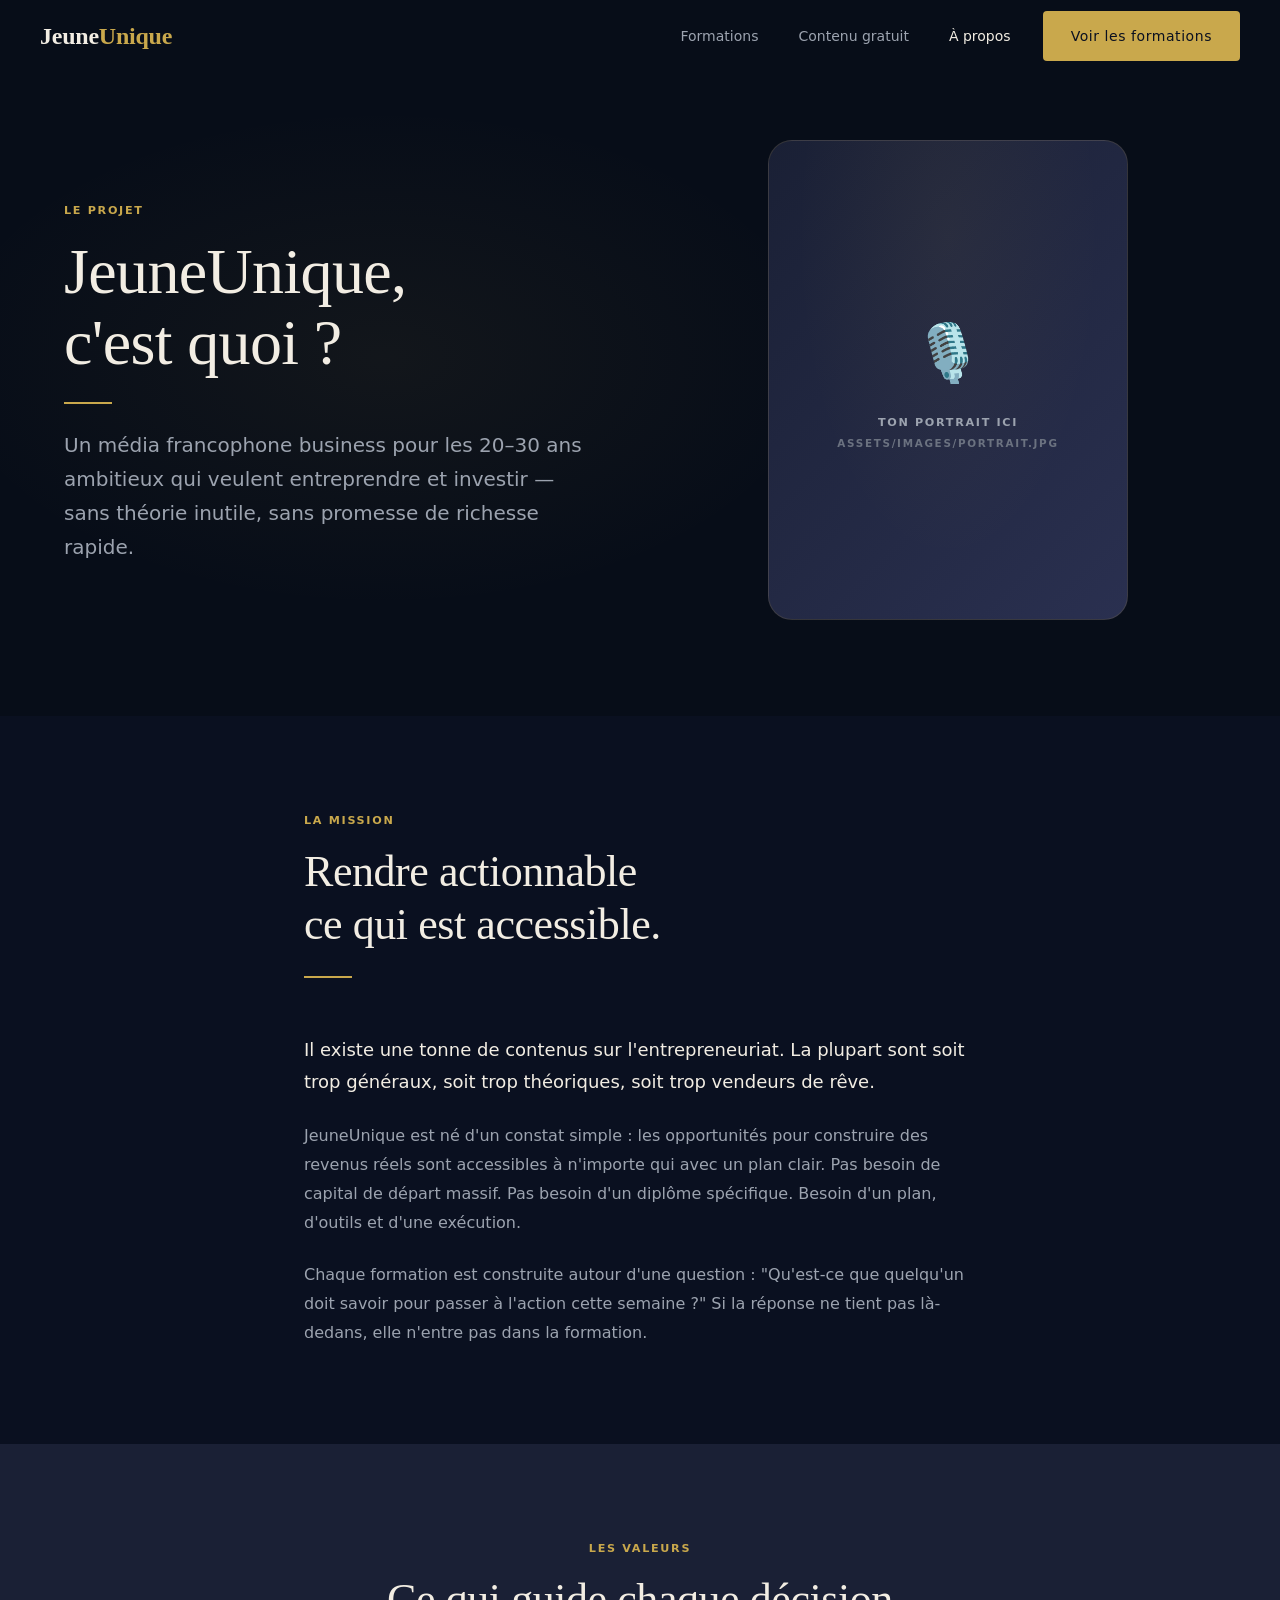
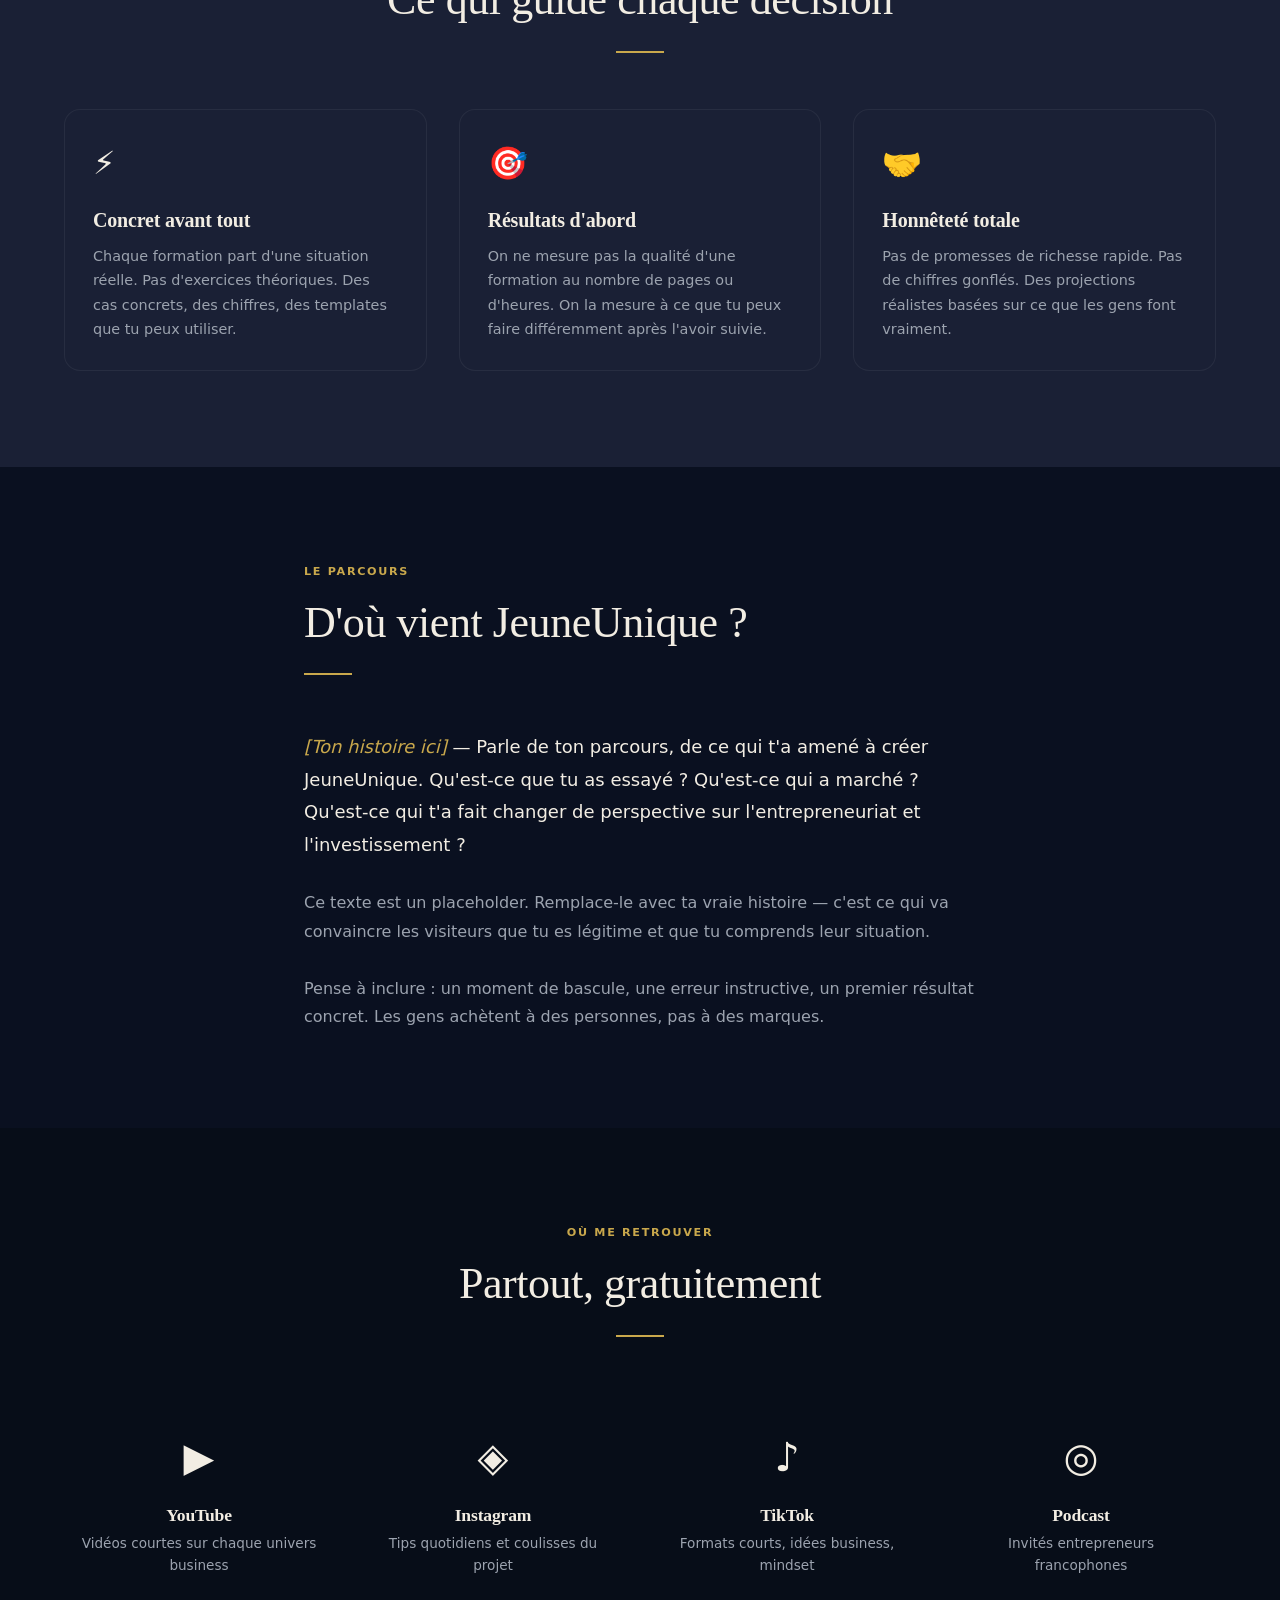
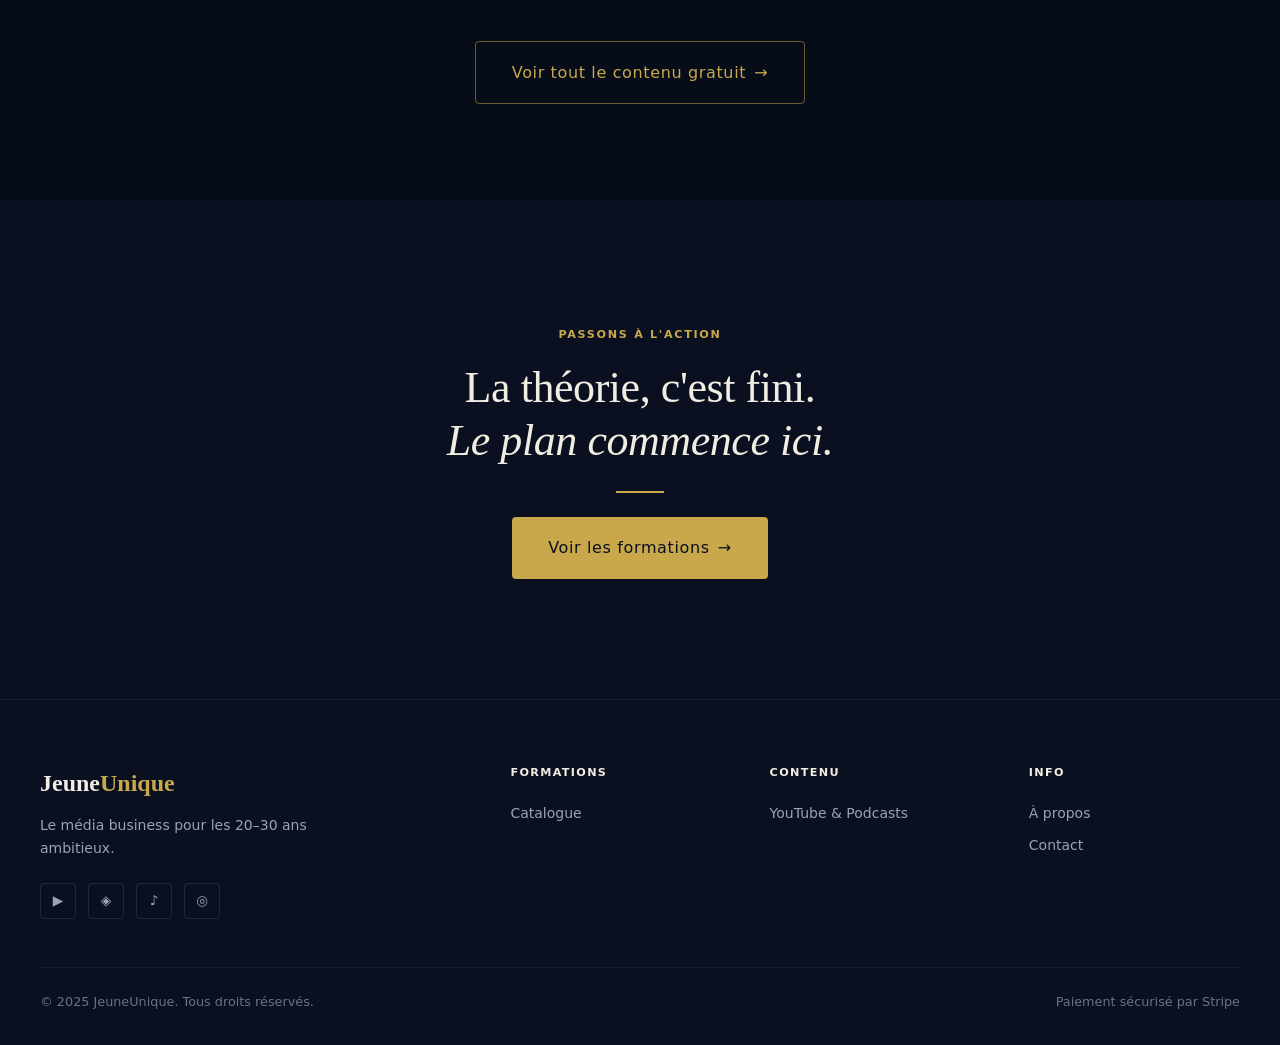
<file: a-propos.html>
<!DOCTYPE html>
<html lang="fr">
<head>
  <meta charset="UTF-8">
  <meta name="viewport" content="width=device-width, initial-scale=1.0">
  <meta name="description" content="JeuneUnique — Qui je suis, ma mission, pourquoi ce projet existe.">
  <title>À propos — JeuneUnique</title>
  <link rel="stylesheet" href="css/main.css">
</head>
<body>

  <!-- NAVIGATION -->
  <nav class="nav">
    <div class="nav__inner">
      <a href="index.html" class="nav__logo">Jeune<span>Unique</span></a>
      <div class="nav__links">
        <a href="formations.html"      class="nav__link">Formations</a>
        <a href="contenu-gratuit.html" class="nav__link">Contenu gratuit</a>
        <a href="a-propos.html"        class="nav__link">À propos</a>
        <a href="formations.html"      class="btn btn--primary nav__cta">Voir les formations</a>
      </div>
      <button class="nav__hamburger" aria-label="Menu">
        <span></span><span></span><span></span>
      </button>
    </div>
  </nav>
  <div class="nav__mobile">
    <a href="formations.html"      class="nav__link">Formations</a>
    <a href="contenu-gratuit.html" class="nav__link">Contenu gratuit</a>
    <a href="a-propos.html"        class="nav__link">À propos</a>
  </div>

  <!-- HERO -->
  <section style="padding:140px 24px 96px;background:#070d18;position:relative;overflow:hidden;">
    <div style="position:absolute;inset:0;background:radial-gradient(ellipse 50% 50% at 30% 50%,rgba(201,168,76,0.06) 0%,transparent 70%);pointer-events:none;"></div>
    <div class="container" style="position:relative;">
      <div class="grid-2" style="align-items:center;gap:80px;">
        <div>
          <span class="label gold reveal">Le projet</span>
          <h1 class="display-lg mt-16 reveal">
            JeuneUnique,<br>c'est quoi ?
          </h1>
          <div class="divider mt-24 mb-24 reveal"></div>
          <p class="text-xl muted reveal" style="line-height:1.7;">
            Un média francophone business pour les 20–30 ans ambitieux qui veulent entreprendre et investir — sans théorie inutile, sans promesse de richesse rapide.
          </p>
        </div>
        <div class="reveal reveal--delay-2">
          <div style="
            background:linear-gradient(135deg,var(--navy-80),var(--navy-60));
            border:1px solid rgba(201,168,76,0.15);
            border-radius:var(--radius-xl);
            aspect-ratio:3/4;
            display:flex;
            flex-direction:column;
            align-items:center;
            justify-content:center;
            gap:16px;
            max-width:360px;
            margin:0 auto;
            position:relative;
            overflow:hidden;
          ">
            <div style="position:absolute;inset:0;background:radial-gradient(ellipse at 50% 20%,rgba(201,168,76,0.06),transparent 60%);"></div>
            <div style="font-size:3.5rem;position:relative;z-index:1;">🎙️</div>
            <p class="label muted" style="text-align:center;position:relative;z-index:1;">
              Ton portrait ici<br>
              <span style="color:var(--gray-600);font-size:0.65rem;margin-top:4px;display:block;">assets/images/portrait.jpg</span>
            </p>
          </div>
        </div>
      </div>
    </div>
  </section>

  <!-- MA MISSION -->
  <section class="section" id="mission">
    <div class="container--narrow">
      <div class="section-header reveal">
        <span class="label">La mission</span>
        <h2 class="display-md mt-16">
          Rendre actionnable<br>ce qui est accessible.
        </h2>
        <div class="divider mt-24"></div>
      </div>
      <div class="reveal">
        <p class="text-lg" style="line-height:1.8;margin-bottom:24px;">
          Il existe une tonne de contenus sur l'entrepreneuriat. La plupart sont soit trop généraux, soit trop théoriques, soit trop vendeurs de rêve.
        </p>
        <p class="muted" style="line-height:1.8;margin-bottom:24px;">
          JeuneUnique est né d'un constat simple : les opportunités pour construire des revenus réels sont accessibles à n'importe qui avec un plan clair. Pas besoin de capital de départ massif. Pas besoin d'un diplôme spécifique. Besoin d'un plan, d'outils et d'une exécution.
        </p>
        <p class="muted" style="line-height:1.8;">
          Chaque formation est construite autour d'une question : "Qu'est-ce que quelqu'un doit savoir pour passer à l'action cette semaine ?" Si la réponse ne tient pas là-dedans, elle n'entre pas dans la formation.
        </p>
      </div>
    </div>
  </section>

  <!-- LES VALEURS -->
  <section class="section section--navy80">
    <div class="container">
      <div class="section-header section-header--center reveal">
        <span class="label">Les valeurs</span>
        <h2 class="display-md mt-16">Ce qui guide chaque décision</h2>
        <div class="divider divider--center mt-24"></div>
      </div>
      <div class="grid-3">
        <div class="card reveal reveal--delay-1">
          <div class="card__body">
            <div style="font-size:2rem;margin-bottom:20px;">⚡</div>
            <h3 style="font-family:var(--font-serif);font-size:1.25rem;font-weight:600;margin-bottom:12px;">Concret avant tout</h3>
            <p class="muted" style="font-size:0.9rem;line-height:1.7;">
              Chaque formation part d'une situation réelle. Pas d'exercices théoriques. Des cas concrets, des chiffres, des templates que tu peux utiliser.
            </p>
          </div>
        </div>
        <div class="card reveal reveal--delay-2">
          <div class="card__body">
            <div style="font-size:2rem;margin-bottom:20px;">🎯</div>
            <h3 style="font-family:var(--font-serif);font-size:1.25rem;font-weight:600;margin-bottom:12px;">Résultats d'abord</h3>
            <p class="muted" style="font-size:0.9rem;line-height:1.7;">
              On ne mesure pas la qualité d'une formation au nombre de pages ou d'heures. On la mesure à ce que tu peux faire différemment après l'avoir suivie.
            </p>
          </div>
        </div>
        <div class="card reveal reveal--delay-3">
          <div class="card__body">
            <div style="font-size:2rem;margin-bottom:20px;">🤝</div>
            <h3 style="font-family:var(--font-serif);font-size:1.25rem;font-weight:600;margin-bottom:12px;">Honnêteté totale</h3>
            <p class="muted" style="font-size:0.9rem;line-height:1.7;">
              Pas de promesses de richesse rapide. Pas de chiffres gonflés. Des projections réalistes basées sur ce que les gens font vraiment.
            </p>
          </div>
        </div>
      </div>
    </div>
  </section>

  <!-- MON PARCOURS -->
  <section class="section">
    <div class="container--narrow">
      <div class="section-header reveal">
        <span class="label">Le parcours</span>
        <h2 class="display-md mt-16">D'où vient JeuneUnique ?</h2>
        <div class="divider mt-24"></div>
      </div>
      <div class="reveal">
        <!-- À remplir avec ta vraie histoire -->
        <p class="text-lg" style="line-height:1.8;margin-bottom:28px;">
          <em style="color:var(--gold);">[Ton histoire ici]</em> — Parle de ton parcours, de ce qui t'a amené à créer JeuneUnique. Qu'est-ce que tu as essayé ? Qu'est-ce qui a marché ? Qu'est-ce qui t'a fait changer de perspective sur l'entrepreneuriat et l'investissement ?
        </p>
        <p class="muted" style="line-height:1.8;margin-bottom:28px;">
          Ce texte est un placeholder. Remplace-le avec ta vraie histoire — c'est ce qui va convaincre les visiteurs que tu es légitime et que tu comprends leur situation.
        </p>
        <p class="muted" style="line-height:1.8;">
          Pense à inclure : un moment de bascule, une erreur instructive, un premier résultat concret. Les gens achètent à des personnes, pas à des marques.
        </p>
      </div>
    </div>
  </section>

  <!-- LE CONTENU -->
  <section class="section section--darker">
    <div class="container">
      <div class="section-header section-header--center reveal">
        <span class="label">Où me retrouver</span>
        <h2 class="display-md mt-16">Partout, gratuitement</h2>
        <div class="divider divider--center mt-24"></div>
      </div>
      <div class="grid-4">
        <div style="text-align:center;padding:32px 16px;" class="reveal reveal--delay-1">
          <div style="font-size:2.5rem;margin-bottom:16px;">▶</div>
          <h3 style="font-family:var(--font-serif);font-size:1.1rem;margin-bottom:8px;">YouTube</h3>
          <p class="muted" style="font-size:0.85rem;">Vidéos courtes sur chaque univers business</p>
        </div>
        <div style="text-align:center;padding:32px 16px;" class="reveal reveal--delay-2">
          <div style="font-size:2.5rem;margin-bottom:16px;">◈</div>
          <h3 style="font-family:var(--font-serif);font-size:1.1rem;margin-bottom:8px;">Instagram</h3>
          <p class="muted" style="font-size:0.85rem;">Tips quotidiens et coulisses du projet</p>
        </div>
        <div style="text-align:center;padding:32px 16px;" class="reveal reveal--delay-3">
          <div style="font-size:2.5rem;margin-bottom:16px;">♪</div>
          <h3 style="font-family:var(--font-serif);font-size:1.1rem;margin-bottom:8px;">TikTok</h3>
          <p class="muted" style="font-size:0.85rem;">Formats courts, idées business, mindset</p>
        </div>
        <div style="text-align:center;padding:32px 16px;" class="reveal reveal--delay-4">
          <div style="font-size:2.5rem;margin-bottom:16px;">◎</div>
          <h3 style="font-family:var(--font-serif);font-size:1.1rem;margin-bottom:8px;">Podcast</h3>
          <p class="muted" style="font-size:0.85rem;">Invités entrepreneurs francophones</p>
        </div>
      </div>
      <div class="text-center mt-32 reveal">
        <a href="contenu-gratuit.html" class="btn btn--outline btn--lg">
          Voir tout le contenu gratuit <span class="arrow">→</span>
        </a>
      </div>
    </div>
  </section>

  <!-- CTA -->
  <section class="section" style="padding:120px 24px;">
    <div class="container--narrow text-center">
      <div class="reveal">
        <span class="label gold">Passons à l'action</span>
        <h2 class="display-md mt-16">
          La théorie, c'est fini.<br>
          <em>Le plan commence ici.</em>
        </h2>
        <div class="divider divider--center mt-24 mb-24"></div>
        <a href="formations.html" class="btn btn--primary btn--lg">
          Voir les formations <span class="arrow">→</span>
        </a>
      </div>
    </div>
  </section>

  <!-- FOOTER -->
  <footer class="footer">
    <div class="footer__inner">
      <div class="footer__top">
        <div>
          <div class="footer__brand-name">Jeune<span>Unique</span></div>
          <p class="footer__tagline">Le média business pour les 20–30 ans ambitieux.</p>
          <div class="footer__socials">
            <a href="#" class="social-icon">▶</a>
            <a href="#" class="social-icon">◈</a>
            <a href="#" class="social-icon">♪</a>
            <a href="#" class="social-icon">◎</a>
          </div>
        </div>
        <div>
          <div class="footer__col-title">Formations</div>
          <div class="footer__links">
            <a href="formations.html" class="footer__link">Catalogue</a>
          </div>
        </div>
        <div>
          <div class="footer__col-title">Contenu</div>
          <div class="footer__links">
            <a href="contenu-gratuit.html" class="footer__link">YouTube & Podcasts</a>
          </div>
        </div>
        <div>
          <div class="footer__col-title">Info</div>
          <div class="footer__links">
            <a href="a-propos.html" class="footer__link">À propos</a>
            <a href="mailto:contact@jeuneunique.fr" class="footer__link">Contact</a>
          </div>
        </div>
      </div>
      <div class="footer__bottom">
        <span>© 2025 JeuneUnique. Tous droits réservés.</span>
        <span>Paiement sécurisé par Stripe</span>
      </div>
    </div>
  </footer>

  <script src="js/formations.js"></script>
  <script src="js/main.js"></script>
</body>
</html>
</file>
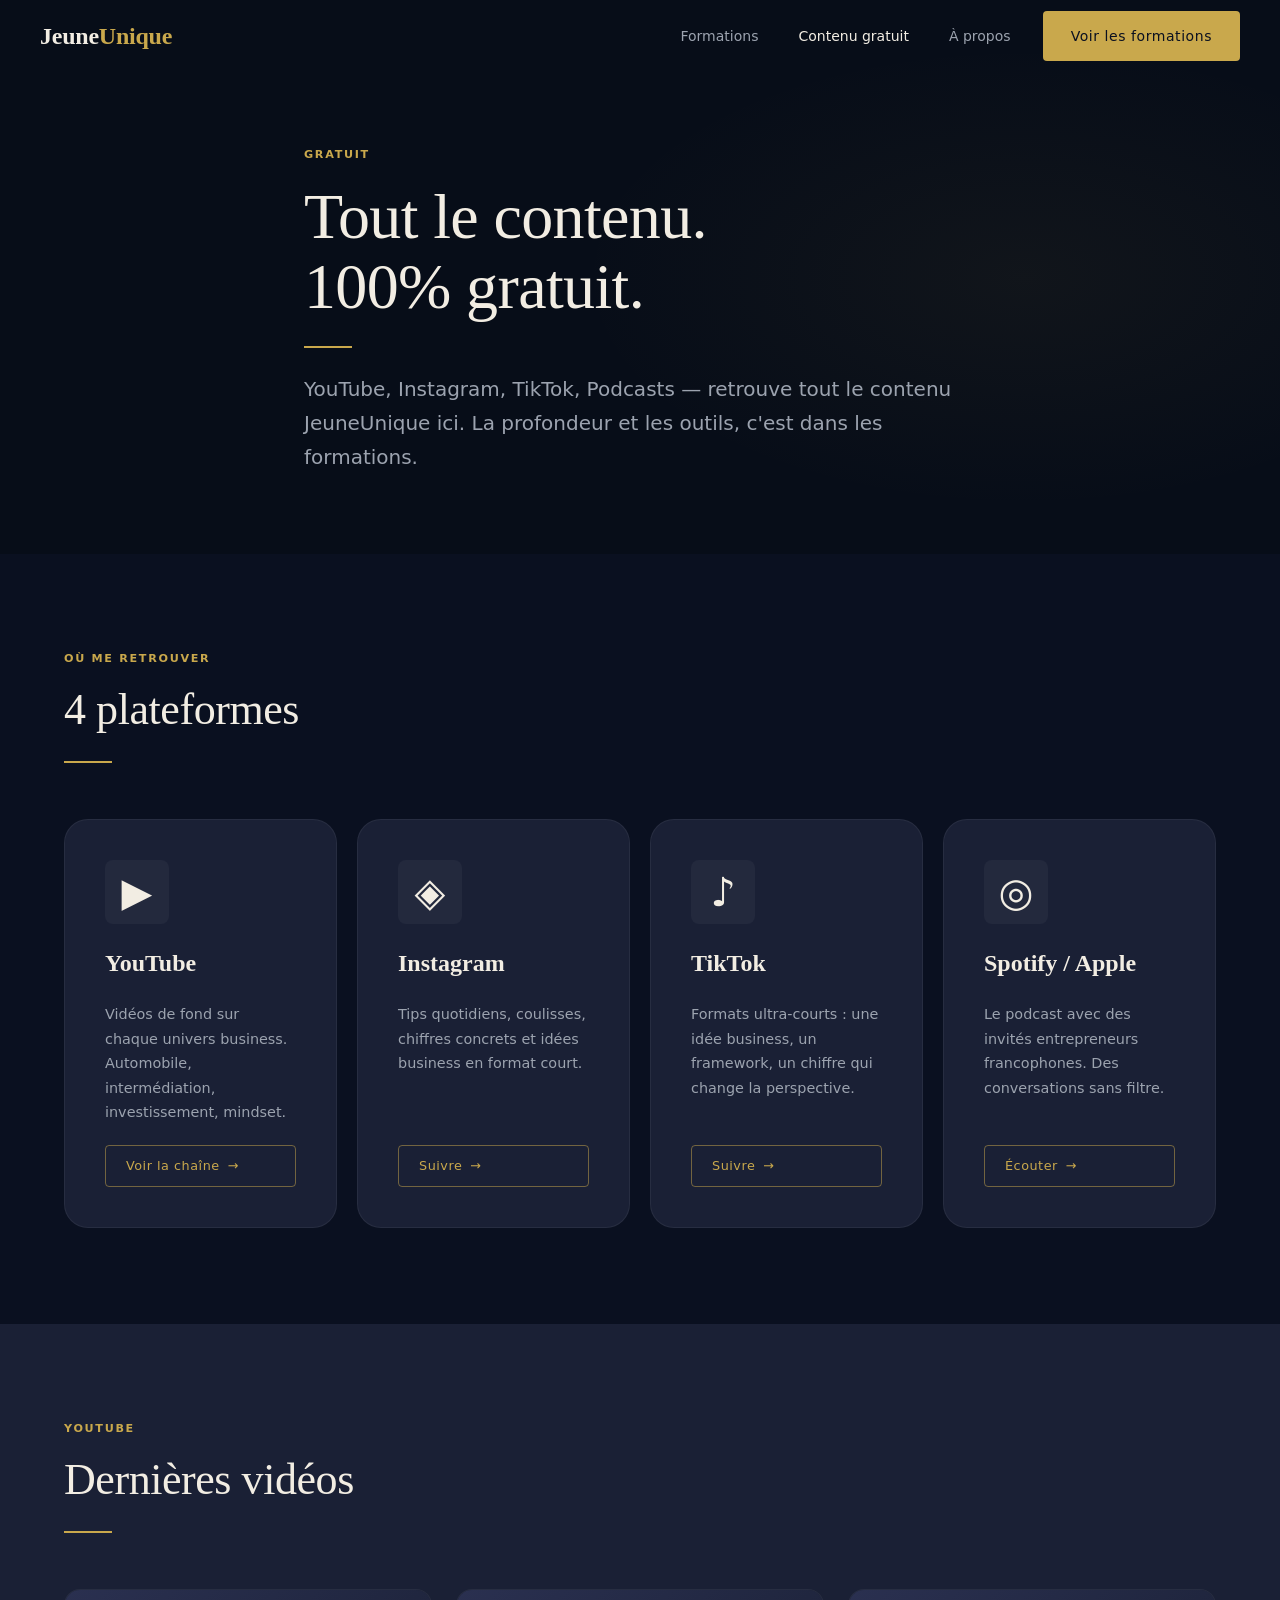
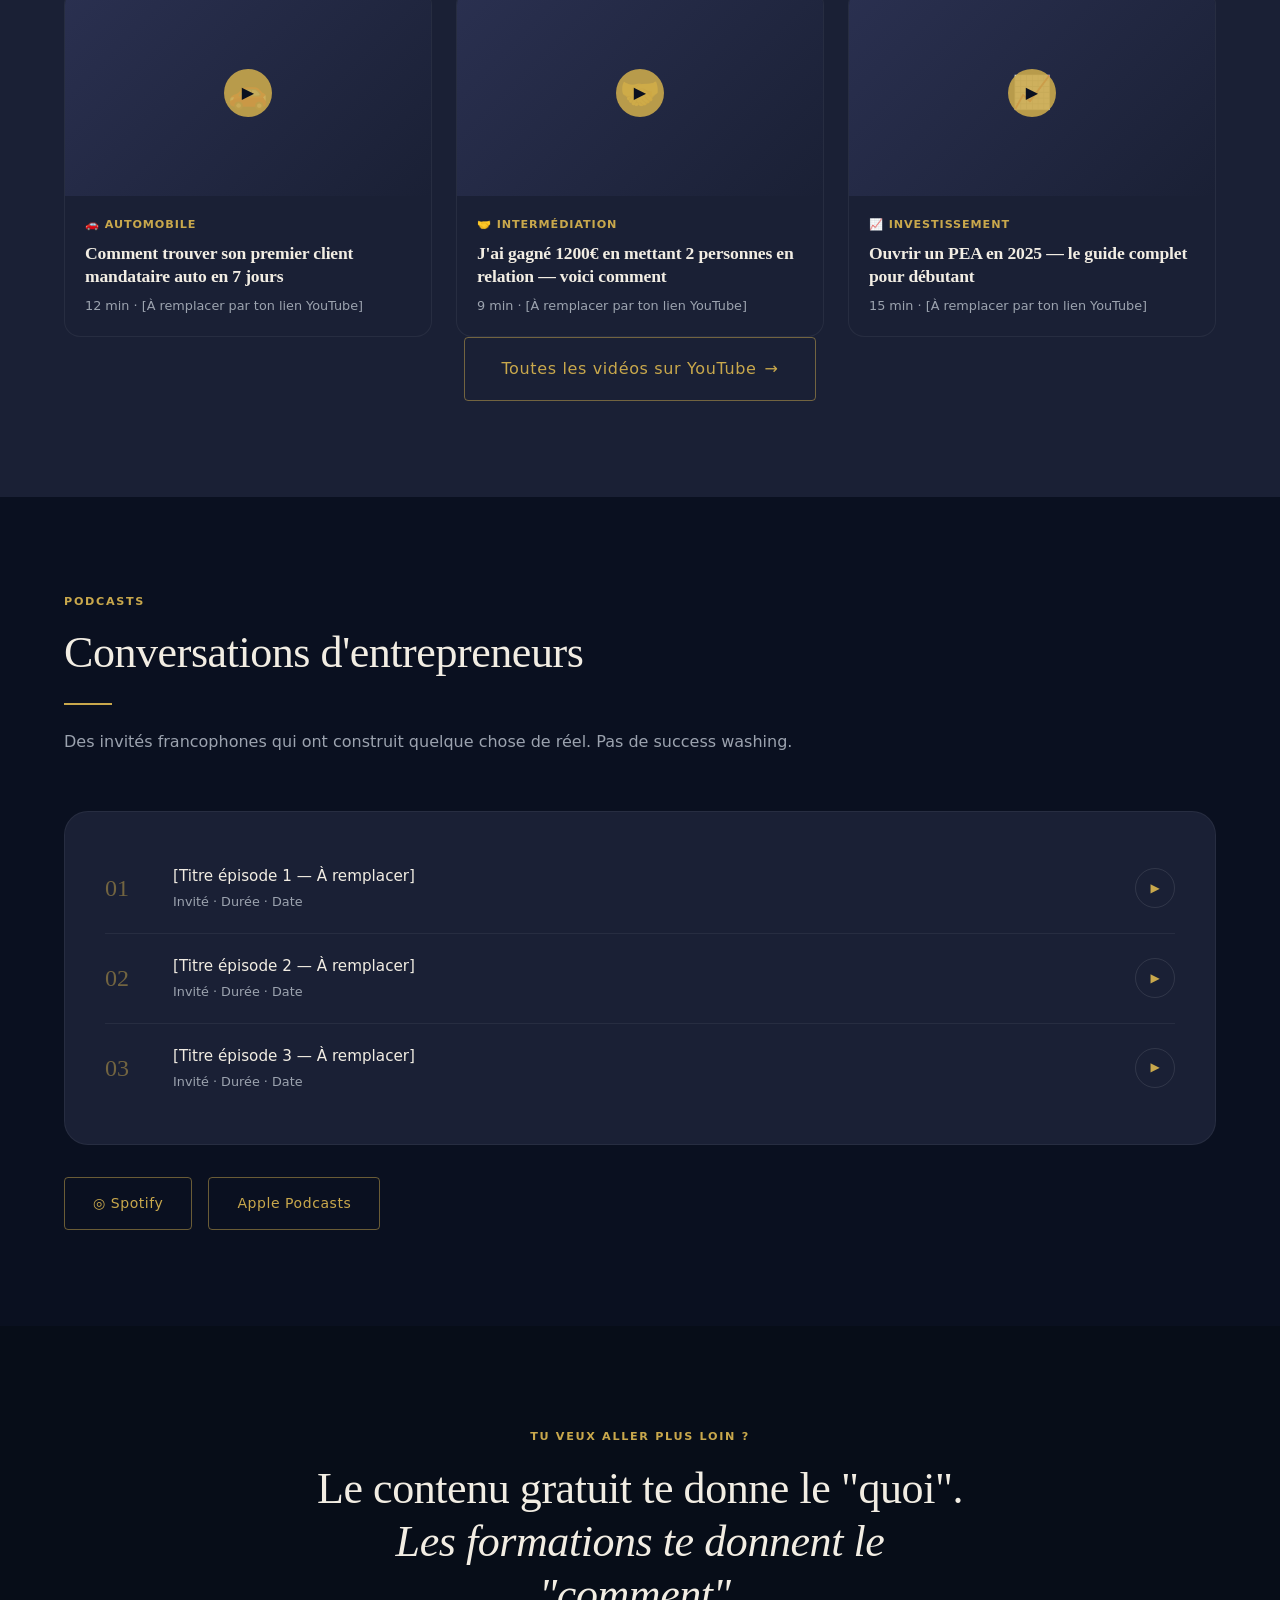
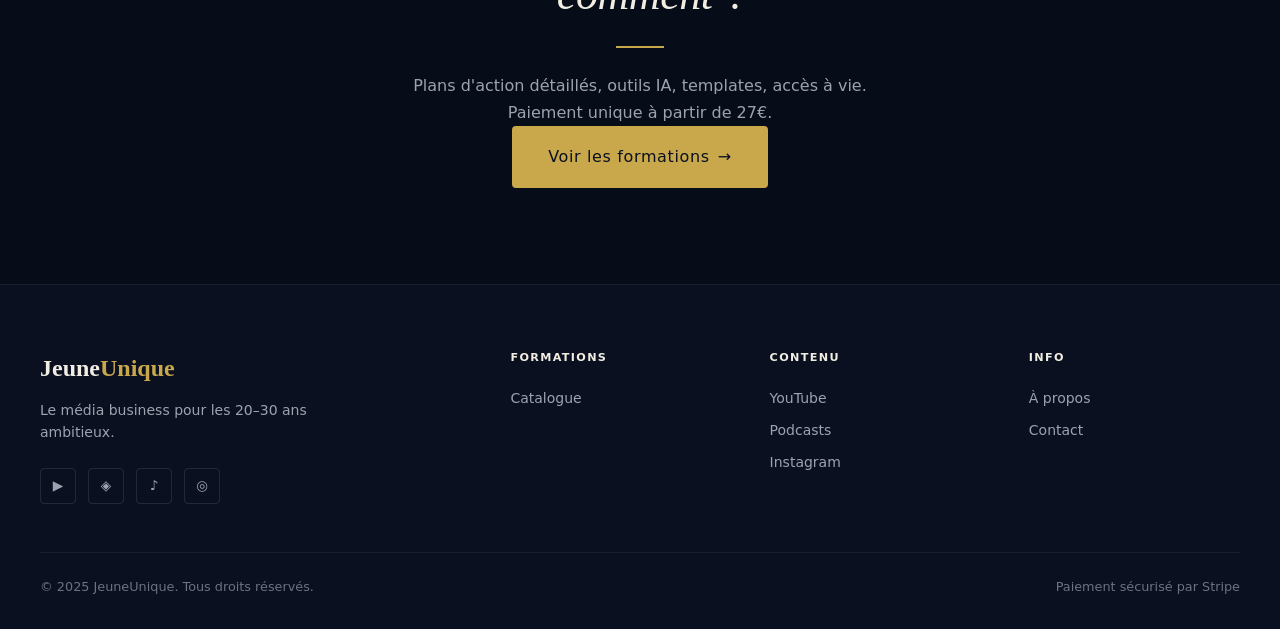
<file: contenu-gratuit.html>
<!DOCTYPE html>
<html lang="fr">
<head>
  <meta charset="UTF-8">
  <meta name="viewport" content="width=device-width, initial-scale=1.0">
  <meta name="description" content="Tout le contenu gratuit JeuneUnique — YouTube, Podcasts, Instagram, TikTok.">
  <title>Contenu gratuit — JeuneUnique</title>
  <link rel="stylesheet" href="css/main.css">
  <style>
    .platform-card {
      background: var(--navy-80);
      border: 1px solid rgba(255,255,255,0.06);
      border-radius: var(--radius-xl);
      padding: 40px;
      display: flex;
      flex-direction: column;
      gap: 20px;
      transition: all 0.3s ease;
    }
    .platform-card:hover {
      border-color: rgba(201,168,76,0.2);
    }
    .platform-card__icon {
      font-size: 2.5rem;
      width: 64px;
      height: 64px;
      background: rgba(255,255,255,0.04);
      border-radius: var(--radius-md);
      display: flex;
      align-items: center;
      justify-content: center;
    }
    .platform-card__name {
      font-family: var(--font-serif);
      font-size: 1.5rem;
      font-weight: 600;
    }
    .platform-card__desc {
      font-size: 0.9rem;
      color: var(--gray-400);
      line-height: 1.7;
      flex: 1;
    }
    .podcast-episode {
      display: flex;
      gap: 20px;
      padding: 20px 0;
      border-bottom: 1px solid rgba(255,255,255,0.06);
      align-items: center;
    }
    .podcast-episode:last-child { border-bottom: none; }
    .podcast-num {
      font-family: var(--font-serif);
      font-size: 1.5rem;
      font-weight: 300;
      color: var(--gold);
      opacity: 0.5;
      min-width: 48px;
    }
    .podcast-title {
      font-weight: 500;
      font-size: 0.95rem;
      margin-bottom: 4px;
    }
    .podcast-meta {
      font-size: 0.8rem;
      color: var(--gray-400);
    }
    .podcast-play {
      margin-left: auto;
      width: 40px;
      height: 40px;
      border-radius: 50%;
      border: 1px solid rgba(255,255,255,0.1);
      display: flex;
      align-items: center;
      justify-content: center;
      font-size: 0.75rem;
      flex-shrink: 0;
      transition: all var(--transition);
      color: var(--gold);
    }
    .podcast-play:hover {
      background: var(--gold);
      color: var(--navy);
      border-color: var(--gold);
    }
    .video-card {
      background: var(--navy-80);
      border: 1px solid rgba(255,255,255,0.06);
      border-radius: var(--radius-lg);
      overflow: hidden;
      transition: all 0.3s ease;
    }
    .video-card:hover {
      border-color: rgba(201,168,76,0.3);
      transform: translateY(-4px);
    }
    .video-card__thumb {
      aspect-ratio: 16/9;
      background: linear-gradient(135deg, var(--navy-60), var(--navy-80));
      display: flex;
      align-items: center;
      justify-content: center;
      font-size: 2rem;
      position: relative;
    }
    .video-card__play {
      position: absolute;
      width: 48px;
      height: 48px;
      background: rgba(201,168,76,0.9);
      border-radius: 50%;
      display: flex;
      align-items: center;
      justify-content: center;
      font-size: 1rem;
      color: var(--navy);
    }
    .video-card__body { padding: 20px; }
    .video-card__badge {
      font-size: 0.7rem;
      font-weight: 600;
      letter-spacing: 0.08em;
      text-transform: uppercase;
      color: var(--gold);
      margin-bottom: 8px;
    }
    .video-card__title {
      font-family: var(--font-serif);
      font-size: 1.1rem;
      font-weight: 600;
      line-height: 1.3;
      margin-bottom: 8px;
    }
    .video-card__meta { font-size: 0.8rem; color: var(--gray-400); }
  </style>
</head>
<body>

  <!-- NAVIGATION -->
  <nav class="nav">
    <div class="nav__inner">
      <a href="index.html" class="nav__logo">Jeune<span>Unique</span></a>
      <div class="nav__links">
        <a href="formations.html"      class="nav__link">Formations</a>
        <a href="contenu-gratuit.html" class="nav__link">Contenu gratuit</a>
        <a href="a-propos.html"        class="nav__link">À propos</a>
        <a href="formations.html"      class="btn btn--primary nav__cta">Voir les formations</a>
      </div>
      <button class="nav__hamburger" aria-label="Menu">
        <span></span><span></span><span></span>
      </button>
    </div>
  </nav>
  <div class="nav__mobile">
    <a href="formations.html"      class="nav__link">Formations</a>
    <a href="contenu-gratuit.html" class="nav__link">Contenu gratuit</a>
    <a href="a-propos.html"        class="nav__link">À propos</a>
  </div>

  <!-- HERO -->
  <section style="padding:140px 24px 80px;background:#070d18;position:relative;overflow:hidden;">
    <div style="position:absolute;inset:0;background:radial-gradient(ellipse 50% 60% at 80% 50%,rgba(201,168,76,0.05) 0%,transparent 70%);pointer-events:none;"></div>
    <div class="container--narrow" style="position:relative;">
      <span class="label gold reveal">Gratuit</span>
      <h1 class="display-lg mt-16 reveal">
        Tout le contenu.<br>100% gratuit.
      </h1>
      <div class="divider mt-24 mb-24 reveal"></div>
      <p class="text-xl muted reveal" style="line-height:1.7;">
        YouTube, Instagram, TikTok, Podcasts — retrouve tout le contenu JeuneUnique ici. La profondeur et les outils, c'est dans les formations.
      </p>
    </div>
  </section>

  <!-- PLATEFORMES -->
  <section class="section">
    <div class="container">
      <div class="section-header reveal">
        <span class="label">Où me retrouver</span>
        <h2 class="display-md mt-16">4 plateformes</h2>
        <div class="divider mt-24"></div>
      </div>
      <div class="grid-4" style="gap:20px;">
        <div class="platform-card reveal reveal--delay-1">
          <div class="platform-card__icon">▶</div>
          <div class="platform-card__name">YouTube</div>
          <p class="platform-card__desc">Vidéos de fond sur chaque univers business. Automobile, intermédiation, investissement, mindset.</p>
          <a href="#" class="btn btn--outline btn--sm">Voir la chaîne <span class="arrow">→</span></a>
        </div>
        <div class="platform-card reveal reveal--delay-2">
          <div class="platform-card__icon">◈</div>
          <div class="platform-card__name">Instagram</div>
          <p class="platform-card__desc">Tips quotidiens, coulisses, chiffres concrets et idées business en format court.</p>
          <a href="#" class="btn btn--outline btn--sm">Suivre <span class="arrow">→</span></a>
        </div>
        <div class="platform-card reveal reveal--delay-3">
          <div class="platform-card__icon">♪</div>
          <div class="platform-card__name">TikTok</div>
          <p class="platform-card__desc">Formats ultra-courts : une idée business, un framework, un chiffre qui change la perspective.</p>
          <a href="#" class="btn btn--outline btn--sm">Suivre <span class="arrow">→</span></a>
        </div>
        <div class="platform-card reveal reveal--delay-4">
          <div class="platform-card__icon">◎</div>
          <div class="platform-card__name">Spotify / Apple</div>
          <p class="platform-card__desc">Le podcast avec des invités entrepreneurs francophones. Des conversations sans filtre.</p>
          <a href="#" class="btn btn--outline btn--sm">Écouter <span class="arrow">→</span></a>
        </div>
      </div>
    </div>
  </section>

  <!-- DERNIÈRES VIDÉOS -->
  <section class="section section--navy80" id="youtube">
    <div class="container">
      <div class="section-header reveal">
        <span class="label">YouTube</span>
        <h2 class="display-md mt-16">Dernières vidéos</h2>
        <div class="divider mt-24"></div>
      </div>
      <div class="grid-3" style="gap:24px;">
        <!-- Vidéo 1 -->
        <a href="#" class="video-card reveal reveal--delay-1">
          <div class="video-card__thumb">
            🚗
            <div class="video-card__play">▶</div>
          </div>
          <div class="video-card__body">
            <div class="video-card__badge">🚗 Automobile</div>
            <h3 class="video-card__title">Comment trouver son premier client mandataire auto en 7 jours</h3>
            <div class="video-card__meta">12 min · [À remplacer par ton lien YouTube]</div>
          </div>
        </a>
        <!-- Vidéo 2 -->
        <a href="#" class="video-card reveal reveal--delay-2">
          <div class="video-card__thumb">
            🤝
            <div class="video-card__play">▶</div>
          </div>
          <div class="video-card__body">
            <div class="video-card__badge">🤝 Intermédiation</div>
            <h3 class="video-card__title">J'ai gagné 1200€ en mettant 2 personnes en relation — voici comment</h3>
            <div class="video-card__meta">9 min · [À remplacer par ton lien YouTube]</div>
          </div>
        </a>
        <!-- Vidéo 3 -->
        <a href="#" class="video-card reveal reveal--delay-3">
          <div class="video-card__thumb">
            📈
            <div class="video-card__play">▶</div>
          </div>
          <div class="video-card__body">
            <div class="video-card__badge">📈 Investissement</div>
            <h3 class="video-card__title">Ouvrir un PEA en 2025 — le guide complet pour débutant</h3>
            <div class="video-card__meta">15 min · [À remplacer par ton lien YouTube]</div>
          </div>
        </a>
      </div>
      <div class="text-center mt-40 reveal">
        <a href="#" class="btn btn--outline btn--lg">
          Toutes les vidéos sur YouTube <span class="arrow">→</span>
        </a>
      </div>
    </div>
  </section>

  <!-- PODCASTS -->
  <section class="section" id="podcasts">
    <div class="container">
      <div class="section-header reveal">
        <span class="label">Podcasts</span>
        <h2 class="display-md mt-16">Conversations d'entrepreneurs</h2>
        <div class="divider mt-24"></div>
        <p class="muted mt-16">Des invités francophones qui ont construit quelque chose de réel. Pas de success washing.</p>
      </div>

      <div class="reveal" style="background:var(--navy-80);border:1px solid rgba(255,255,255,0.06);border-radius:var(--radius-xl);padding:32px 40px;">
        <!-- Episode 1 -->
        <div class="podcast-episode">
          <span class="podcast-num">01</span>
          <div>
            <div class="podcast-title">[Titre épisode 1 — À remplacer]</div>
            <div class="podcast-meta">Invité · Durée · Date</div>
          </div>
          <a href="#" class="podcast-play" aria-label="Écouter">▶</a>
        </div>
        <!-- Episode 2 -->
        <div class="podcast-episode">
          <span class="podcast-num">02</span>
          <div>
            <div class="podcast-title">[Titre épisode 2 — À remplacer]</div>
            <div class="podcast-meta">Invité · Durée · Date</div>
          </div>
          <a href="#" class="podcast-play" aria-label="Écouter">▶</a>
        </div>
        <!-- Episode 3 -->
        <div class="podcast-episode">
          <span class="podcast-num">03</span>
          <div>
            <div class="podcast-title">[Titre épisode 3 — À remplacer]</div>
            <div class="podcast-meta">Invité · Durée · Date</div>
          </div>
          <a href="#" class="podcast-play" aria-label="Écouter">▶</a>
        </div>
      </div>

      <div class="flex gap-16 mt-32 reveal" style="flex-wrap:wrap;">
        <a href="#" class="btn btn--outline">
          ◎ Spotify
        </a>
        <a href="#" class="btn btn--outline">
          Apple Podcasts
        </a>
      </div>
    </div>
  </section>

  <!-- CTA FORMATIONS -->
  <section class="section section--darker" id="instagram">
    <div class="container--narrow text-center">
      <div class="reveal">
        <span class="label gold">Tu veux aller plus loin ?</span>
        <h2 class="display-md mt-16">
          Le contenu gratuit te donne le "quoi".<br>
          <em>Les formations te donnent le "comment".</em>
        </h2>
        <div class="divider divider--center mt-24 mb-24"></div>
        <p class="muted mb-40" style="max-width:480px;margin-left:auto;margin-right:auto;line-height:1.7;">
          Plans d'action détaillés, outils IA, templates, accès à vie. Paiement unique à partir de 27€.
        </p>
        <a href="formations.html" class="btn btn--primary btn--lg">
          Voir les formations <span class="arrow">→</span>
        </a>
      </div>
    </div>
  </section>

  <!-- FOOTER -->
  <footer class="footer">
    <div class="footer__inner">
      <div class="footer__top">
        <div>
          <div class="footer__brand-name">Jeune<span>Unique</span></div>
          <p class="footer__tagline">Le média business pour les 20–30 ans ambitieux.</p>
          <div class="footer__socials">
            <a href="#" class="social-icon">▶</a>
            <a href="#" class="social-icon">◈</a>
            <a href="#" class="social-icon">♪</a>
            <a href="#" class="social-icon">◎</a>
          </div>
        </div>
        <div>
          <div class="footer__col-title">Formations</div>
          <div class="footer__links">
            <a href="formations.html" class="footer__link">Catalogue</a>
          </div>
        </div>
        <div>
          <div class="footer__col-title">Contenu</div>
          <div class="footer__links">
            <a href="#youtube"   class="footer__link">YouTube</a>
            <a href="#podcasts"  class="footer__link">Podcasts</a>
            <a href="#instagram" class="footer__link">Instagram</a>
          </div>
        </div>
        <div>
          <div class="footer__col-title">Info</div>
          <div class="footer__links">
            <a href="a-propos.html" class="footer__link">À propos</a>
            <a href="mailto:contact@jeuneunique.fr" class="footer__link">Contact</a>
          </div>
        </div>
      </div>
      <div class="footer__bottom">
        <span>© 2025 JeuneUnique. Tous droits réservés.</span>
        <span>Paiement sécurisé par Stripe</span>
      </div>
    </div>
  </footer>

  <script src="js/formations.js"></script>
  <script src="js/main.js"></script>
</body>
</html>
</file>
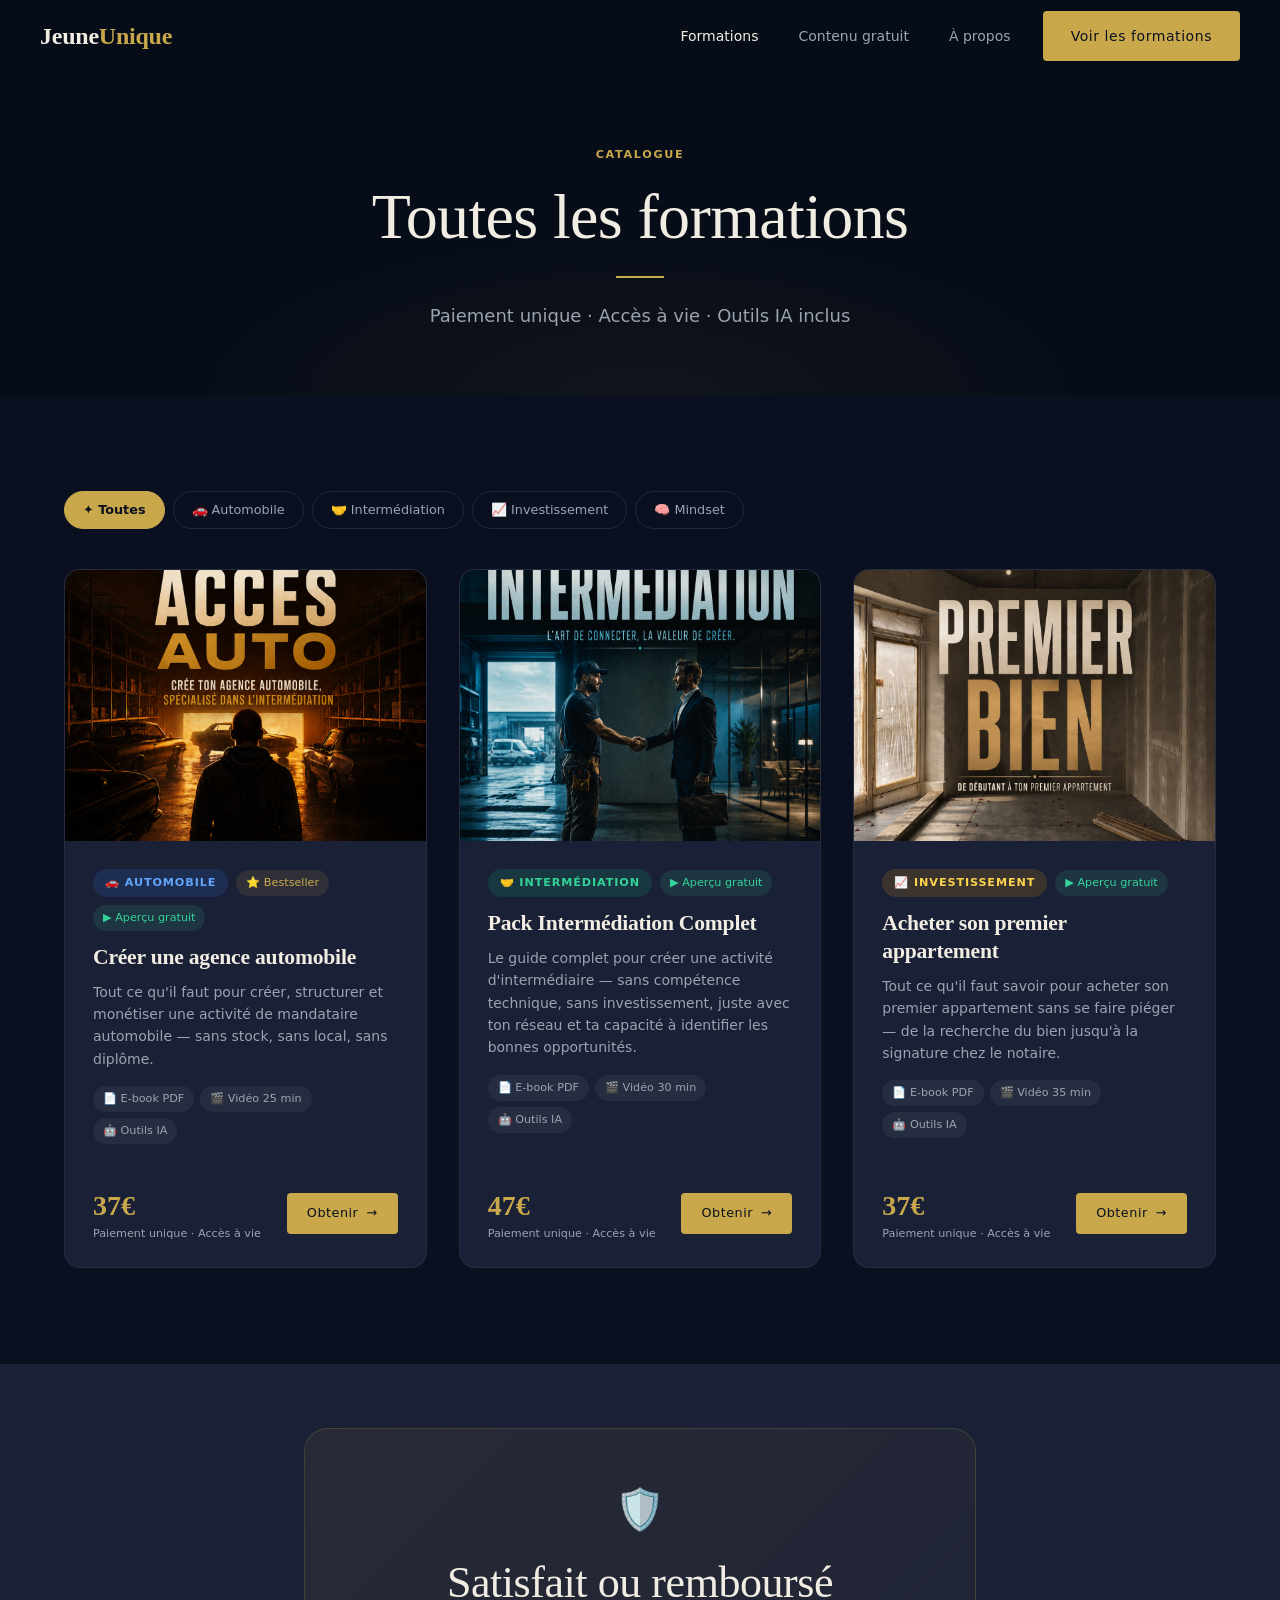
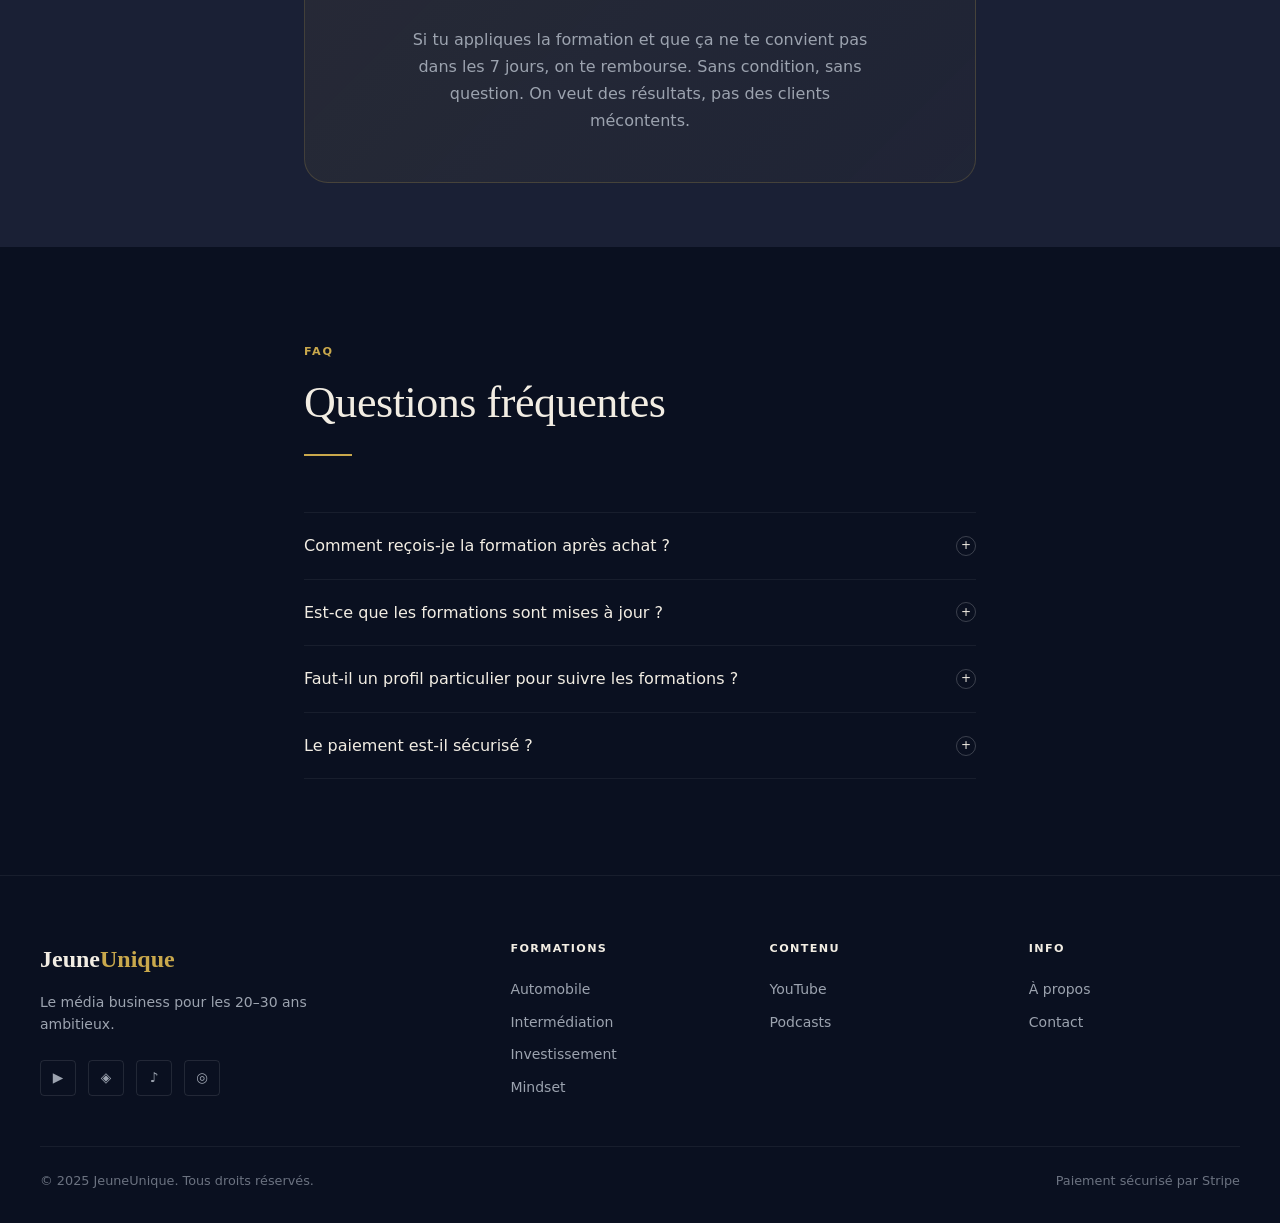
<file: formation.html>
<!DOCTYPE html>
<html lang="fr">
<head>
  <meta charset="UTF-8">
  <meta name="viewport" content="width=device-width, initial-scale=1.0">
  <title>Formation — JeuneUnique</title>
  <link rel="stylesheet" href="css/main.css">
  <style>
    /* Styles spécifiques page formation */
    .formation-hero {
      padding: 140px 24px 80px;
      position: relative;
      overflow: hidden;
    }
    .formation-hero__bg {
      position: absolute;
      inset: 0;
      background: radial-gradient(ellipse 60% 60% at 70% 50%, rgba(201,168,76,0.07) 0%, transparent 70%);
      pointer-events: none;
    }
    .formation-layout {
      display: grid;
      grid-template-columns: 1fr 380px;
      gap: 48px;
      align-items: start;
    }
    .formation-sidebar {
      position: sticky;
      top: 96px;
    }
    .formation-sidebar__card {
      background: var(--navy-80);
      border: 1px solid rgba(201,168,76,0.2);
      border-radius: var(--radius-xl);
      padding: 32px;
    }
    .formation-sidebar__price-block {
      text-align: center;
      padding-bottom: 24px;
      border-bottom: 1px solid rgba(255,255,255,0.06);
      margin-bottom: 24px;
    }
    .formation-sidebar__price {
      font-family: var(--font-serif);
      font-size: 3rem;
      font-weight: 600;
      color: var(--gold);
      line-height: 1;
    }
    .formation-sidebar__once {
      font-size: 0.8rem;
      color: var(--gray-400);
      margin-top: 6px;
    }
    .formation-sidebar__cta {
      width: 100%;
      justify-content: center;
      margin-bottom: 12px;
      font-size: 1rem;
      padding: 18px;
    }
    .formation-sidebar__guarantee {
      display: flex;
      align-items: center;
      gap: 8px;
      font-size: 0.8rem;
      color: var(--gray-400);
      justify-content: center;
      margin-top: 12px;
    }
    .includes-grid {
      display: flex;
      flex-direction: column;
      gap: 10px;
      margin-top: 20px;
    }
    .includes-chip {
      display: flex;
      align-items: center;
      gap: 10px;
      font-size: 0.85rem;
      padding: 10px 14px;
      background: rgba(255,255,255,0.04);
      border-radius: var(--radius-sm);
    }
    .plan-item {
      display: flex;
      gap: 16px;
      padding: 16px 0;
      border-bottom: 1px solid rgba(255,255,255,0.04);
    }
    .plan-item:last-child { border-bottom: none; }
    .plan-item__num {
      width: 28px;
      height: 28px;
      border-radius: 50%;
      background: rgba(201,168,76,0.12);
      color: var(--gold);
      font-size: 0.8rem;
      font-weight: 600;
      display: flex;
      align-items: center;
      justify-content: center;
      flex-shrink: 0;
      margin-top: 2px;
    }
    .plan-item__text { font-size: 0.9rem; color: var(--gray-400); line-height: 1.5; }

    @media (max-width: 900px) {
      .formation-layout {
        grid-template-columns: 1fr;
      }
      .formation-sidebar {
        position: static;
        order: -1;
      }
    }

    /* Preview video */
    .preview-section {
      background: var(--navy-80);
      border: 1px solid rgba(52, 211, 153, 0.2);
      border-radius: var(--radius-xl);
      overflow: hidden;
      margin-bottom: 64px;
    }
    .preview-section__header {
      display: flex;
      align-items: center;
      gap: 12px;
      padding: 20px 28px;
      border-bottom: 1px solid rgba(255,255,255,0.06);
      background: rgba(52,211,153,0.04);
    }
    .preview-badge {
      display: inline-flex;
      align-items: center;
      gap: 6px;
      background: rgba(52,211,153,0.15);
      color: #34d399;
      padding: 5px 12px;
      border-radius: 100px;
      font-size: 0.7rem;
      font-weight: 600;
      letter-spacing: 0.08em;
      text-transform: uppercase;
    }
    .preview-section__label {
      font-size: 0.9rem;
      color: var(--gray-400);
    }
    .preview-section__label strong {
      color: var(--beige);
    }
    .preview-video-wrapper {
      position: relative;
      width: 100%;
      aspect-ratio: 16 / 9;
      background: #070d18;
    }
    .preview-video-wrapper iframe {
      position: absolute;
      inset: 0;
      width: 100%;
      height: 100%;
      border: none;
    }
    /* Placeholder quand la vidéo n'est pas encore configurée */
    .preview-placeholder {
      position: absolute;
      inset: 0;
      display: flex;
      flex-direction: column;
      align-items: center;
      justify-content: center;
      gap: 16px;
      background: linear-gradient(135deg, var(--navy-80), #070d18);
      cursor: default;
    }
    .preview-placeholder__icon {
      width: 72px;
      height: 72px;
      border-radius: 50%;
      background: rgba(201,168,76,0.1);
      border: 1px solid rgba(201,168,76,0.2);
      display: flex;
      align-items: center;
      justify-content: center;
      font-size: 1.5rem;
    }
    .preview-placeholder__text {
      font-size: 0.85rem;
      color: var(--gray-400);
      text-align: center;
      max-width: 320px;
      line-height: 1.6;
    }
    .preview-placeholder__code {
      font-size: 0.75rem;
      color: var(--gray-600);
      font-family: monospace;
      background: rgba(255,255,255,0.04);
      padding: 6px 12px;
      border-radius: var(--radius-sm);
      margin-top: 4px;
    }
    .preview-section__footer {
      padding: 16px 28px;
      display: flex;
      align-items: center;
      justify-content: space-between;
      border-top: 1px solid rgba(255,255,255,0.06);
      flex-wrap: wrap;
      gap: 12px;
    }
    .preview-section__footer-text {
      font-size: 0.85rem;
      color: var(--gray-400);
    }
  </style>
</head>
<body>

  <!-- NAVIGATION -->
  <nav class="nav">
    <div class="nav__inner">
      <a href="index.html" class="nav__logo">Jeune<span>Unique</span></a>
      <div class="nav__links">
        <a href="formations.html"      class="nav__link">Formations</a>
        <a href="contenu-gratuit.html" class="nav__link">Contenu gratuit</a>
        <a href="a-propos.html"        class="nav__link">À propos</a>
        <a href="formations.html"      class="btn btn--primary nav__cta">Voir les formations</a>
      </div>
      <button class="nav__hamburger" aria-label="Menu">
        <span></span><span></span><span></span>
      </button>
    </div>
  </nav>
  <div class="nav__mobile">
    <a href="formations.html"      class="nav__link">Formations</a>
    <a href="contenu-gratuit.html" class="nav__link">Contenu gratuit</a>
    <a href="a-propos.html"        class="nav__link">À propos</a>
  </div>

  <!-- HERO FORMATION -->
  <section class="formation-hero">
    <div class="formation-hero__bg"></div>
    <div class="container">
      <!-- Breadcrumb -->
      <div class="breadcrumb">
        <a href="index.html">Accueil</a>
        <span>/</span>
        <a href="formations.html">Formations</a>
        <span>/</span>
        <span id="breadcrumb-title">Formation</span>
      </div>

      <!-- Badge + titre -->
      <div class="mb-16" id="formation-badge"></div>
      <h1 class="display-lg mb-16" id="formation-titre"></h1>
      <p class="text-xl muted" id="formation-soustitre" style="max-width:600px;"></p>
    </div>
  </section>

  <!-- APERÇU VIDÉO GRATUIT -->
  <section class="section--sm" style="padding-bottom:0;" id="preview-section-wrapper">
    <div class="container">
      <div class="preview-section reveal" id="preview-block">
        <div class="preview-section__header">
          <span class="preview-badge">▶ Aperçu gratuit</span>
          <span class="preview-section__label" id="preview-label">Regarde avant d'acheter</span>
        </div>
        <div class="preview-video-wrapper" id="preview-video-wrapper">
          <!-- Rempli par JS -->
        </div>
        <div class="preview-section__footer">
          <span class="preview-section__footer-text">
            💡 Cette vidéo est offerte. La formation complète va beaucoup plus loin.
          </span>
          <a href="#" class="btn btn--primary btn--sm stripe-link">
            Obtenir la formation complète <span class="arrow">→</span>
          </a>
        </div>
      </div>
    </div>
  </section>

  <!-- CONTENU PRINCIPAL -->
  <section class="section--sm">
    <div class="container">
      <div class="formation-layout">

        <!-- COLONNE GAUCHE -->
        <div>

          <!-- Ce que tu vas apprendre -->
          <div class="mb-48 reveal">
            <div class="gold-line">
              <h2 class="display-md" style="font-size:1.75rem;">Ce que tu vas apprendre</h2>
            </div>
            <div class="includes-list mt-24" id="formation-contenu">
              <!-- Généré par JS -->
            </div>
          </div>

          <!-- Ce que tu reçois -->
          <div class="mb-48 reveal">
            <div class="gold-line">
              <h2 class="display-md" style="font-size:1.75rem;">Ce que tu reçois</h2>
            </div>
            <p class="muted mt-8 mb-24" style="font-size:0.9rem;">Tout est inclus dans ton paiement unique.</p>
            <div class="includes-list" id="formation-livrables">
              <!-- Généré par JS -->
            </div>
          </div>

          <!-- C'est pour toi si -->
          <div class="mb-48 reveal">
            <div class="gold-line">
              <h2 class="display-md" style="font-size:1.75rem;">C'est pour toi si…</h2>
            </div>
            <div class="includes-list mt-24" id="formation-pour-qui">
              <!-- Généré par JS -->
            </div>
          </div>

          <!-- Plan de la formation -->
          <div class="mb-48 reveal">
            <div class="gold-line">
              <h2 class="display-md" style="font-size:1.75rem;">Le plan de la formation</h2>
            </div>
            <div class="mt-24" id="formation-plan">
              <!-- Sera rempli par JS (même données que contenu mais affichage plan) -->
            </div>
          </div>

          <!-- FAQ -->
          <div class="reveal">
            <div class="gold-line">
              <h2 class="display-md" style="font-size:1.75rem;">Questions fréquentes</h2>
            </div>
            <div class="accordion mt-24" id="formation-faq">
              <!-- Généré par JS -->
            </div>
          </div>

        </div>

        <!-- COLONNE DROITE — SIDEBAR -->
        <aside class="formation-sidebar">
          <div class="formation-sidebar__card reveal">
            <div class="formation-sidebar__price-block">
              <div class="formation-sidebar__price" id="formation-prix"></div>
              <div class="formation-sidebar__once">Paiement unique · Accès à vie</div>
            </div>

            <a href="#" class="btn btn--primary formation-sidebar__cta stripe-link">
              Obtenir la formation <span class="arrow">→</span>
            </a>

            <div class="formation-sidebar__guarantee">
              <span>🛡️</span>
              <span>Satisfait ou remboursé — 7 jours</span>
            </div>

            <div class="includes-grid mt-24">
              <div class="includes-chip">📄 E-book PDF complet</div>
              <div class="includes-chip">🎬 Vidéo de formation</div>
              <div class="includes-chip">🤖 Prompts IA prêts</div>
              <div class="includes-chip">🛠 Outils & templates</div>
              <div class="includes-chip">♾️ Mises à jour incluses</div>
            </div>
          </div>
        </aside>

      </div>
    </div>
  </section>

  <!-- STICKY CTA MOBILE -->
  <div class="sticky-cta">
    <span style="font-family:var(--font-serif);font-size:1.25rem;font-weight:600;color:var(--gold);" id="sticky-price"></span>
    <a href="#" class="btn btn--primary stripe-link">
      Obtenir la formation <span class="arrow">→</span>
    </a>
  </div>

  <!-- CTA BAS DE PAGE -->
  <section class="section--navy80" style="padding:80px 24px;">
    <div class="container--narrow text-center">
      <div class="reveal">
        <h2 class="display-md mb-16">Prêt à passer à l'action ?</h2>
        <p class="muted mb-32">Paiement unique · Accès à vie · Satisfait ou remboursé</p>
        <a href="#" class="btn btn--primary btn--lg stripe-link">
          Obtenir la formation <span class="arrow">→</span>
        </a>
      </div>
    </div>
  </section>

  <!-- FOOTER -->
  <footer class="footer">
    <div class="footer__inner">
      <div class="footer__top">
        <div>
          <div class="footer__brand-name">Jeune<span>Unique</span></div>
          <p class="footer__tagline">Le média business pour les 20–30 ans ambitieux.</p>
          <div class="footer__socials">
            <a href="#" class="social-icon">▶</a>
            <a href="#" class="social-icon">◈</a>
            <a href="#" class="social-icon">♪</a>
            <a href="#" class="social-icon">◎</a>
          </div>
        </div>
        <div>
          <div class="footer__col-title">Formations</div>
          <div class="footer__links">
            <a href="formations.html" class="footer__link">Catalogue</a>
          </div>
        </div>
        <div>
          <div class="footer__col-title">Contenu</div>
          <div class="footer__links">
            <a href="contenu-gratuit.html" class="footer__link">YouTube & Podcasts</a>
          </div>
        </div>
        <div>
          <div class="footer__col-title">Info</div>
          <div class="footer__links">
            <a href="a-propos.html" class="footer__link">À propos</a>
            <a href="mailto:contact@jeuneunique.fr" class="footer__link">Contact</a>
          </div>
        </div>
      </div>
      <div class="footer__bottom">
        <span>© 2025 JeuneUnique. Tous droits réservés.</span>
        <span>Paiement sécurisé par Stripe</span>
      </div>
    </div>
  </footer>

  <script src="js/formations.js"></script>
  <script src="js/main.js"></script>
  <script>
    // Affichage plan (même données que contenu mais numérotées)
    function renderPlan(formation) {
      const el = document.getElementById('formation-plan');
      if (!el) return;
      el.innerHTML = formation.contenu.map((c, i) => `
        <div class="plan-item reveal reveal--delay-${(i % 4) + 1}">
          <div class="plan-item__num">${String(i + 1).padStart(2, '0')}</div>
          <div class="plan-item__text">${c}</div>
        </div>
      `).join('');
    }

    initFormationPage();

    // Injecter la vidéo preview
    function renderPreview(formation) {
      const wrapper = document.getElementById('preview-video-wrapper');
      const label   = document.getElementById('preview-label');
      if (!wrapper) return;

      if (label && formation.previewLabel) {
        label.innerHTML = `<strong>Visionne d'abord :</strong> ${formation.previewLabel}`;
      }

      const isPlaceholder = !formation.previewVideo || formation.previewVideo === 'REMPLACER_ID_YOUTUBE';

      if (isPlaceholder) {
        // Affiche un placeholder propre tant que l'ID YouTube n'est pas configuré
        wrapper.innerHTML = `
          <div class="preview-placeholder">
            <div class="preview-placeholder__icon">▶</div>
            <p class="preview-placeholder__text">
              Ta vidéo d'aperçu apparaîtra ici.<br>
              Remplace <code style="color:var(--gold)">previewVideo</code> dans <code style="color:var(--gold)">formations.js</code> par l'ID de ta vidéo YouTube.
            </p>
            <div class="preview-placeholder__code">ex: "dQw4w9WgXcQ"</div>
          </div>
        `;
      } else {
        // Embed YouTube réel (privacy-enhanced mode)
        wrapper.innerHTML = `
          <iframe
            src="https://www.youtube-nocookie.com/embed/${formation.previewVideo}?rel=0&modestbranding=1&color=white"
            title="${formation.previewLabel || formation.titre}"
            allow="accelerometer; autoplay; clipboard-write; encrypted-media; gyroscope; picture-in-picture"
            allowfullscreen
            loading="lazy">
          </iframe>
        `;
      }
    }

    // Render plan après initFormationPage (qui a besoin de la formation chargée)
    const params2 = new URLSearchParams(window.location.search);
    const f2 = getFormationById(params2.get('id'));
    if (f2) {
      renderPlan(f2);
      renderPreview(f2);
    }
  </script>
</body>
</html>
</file>
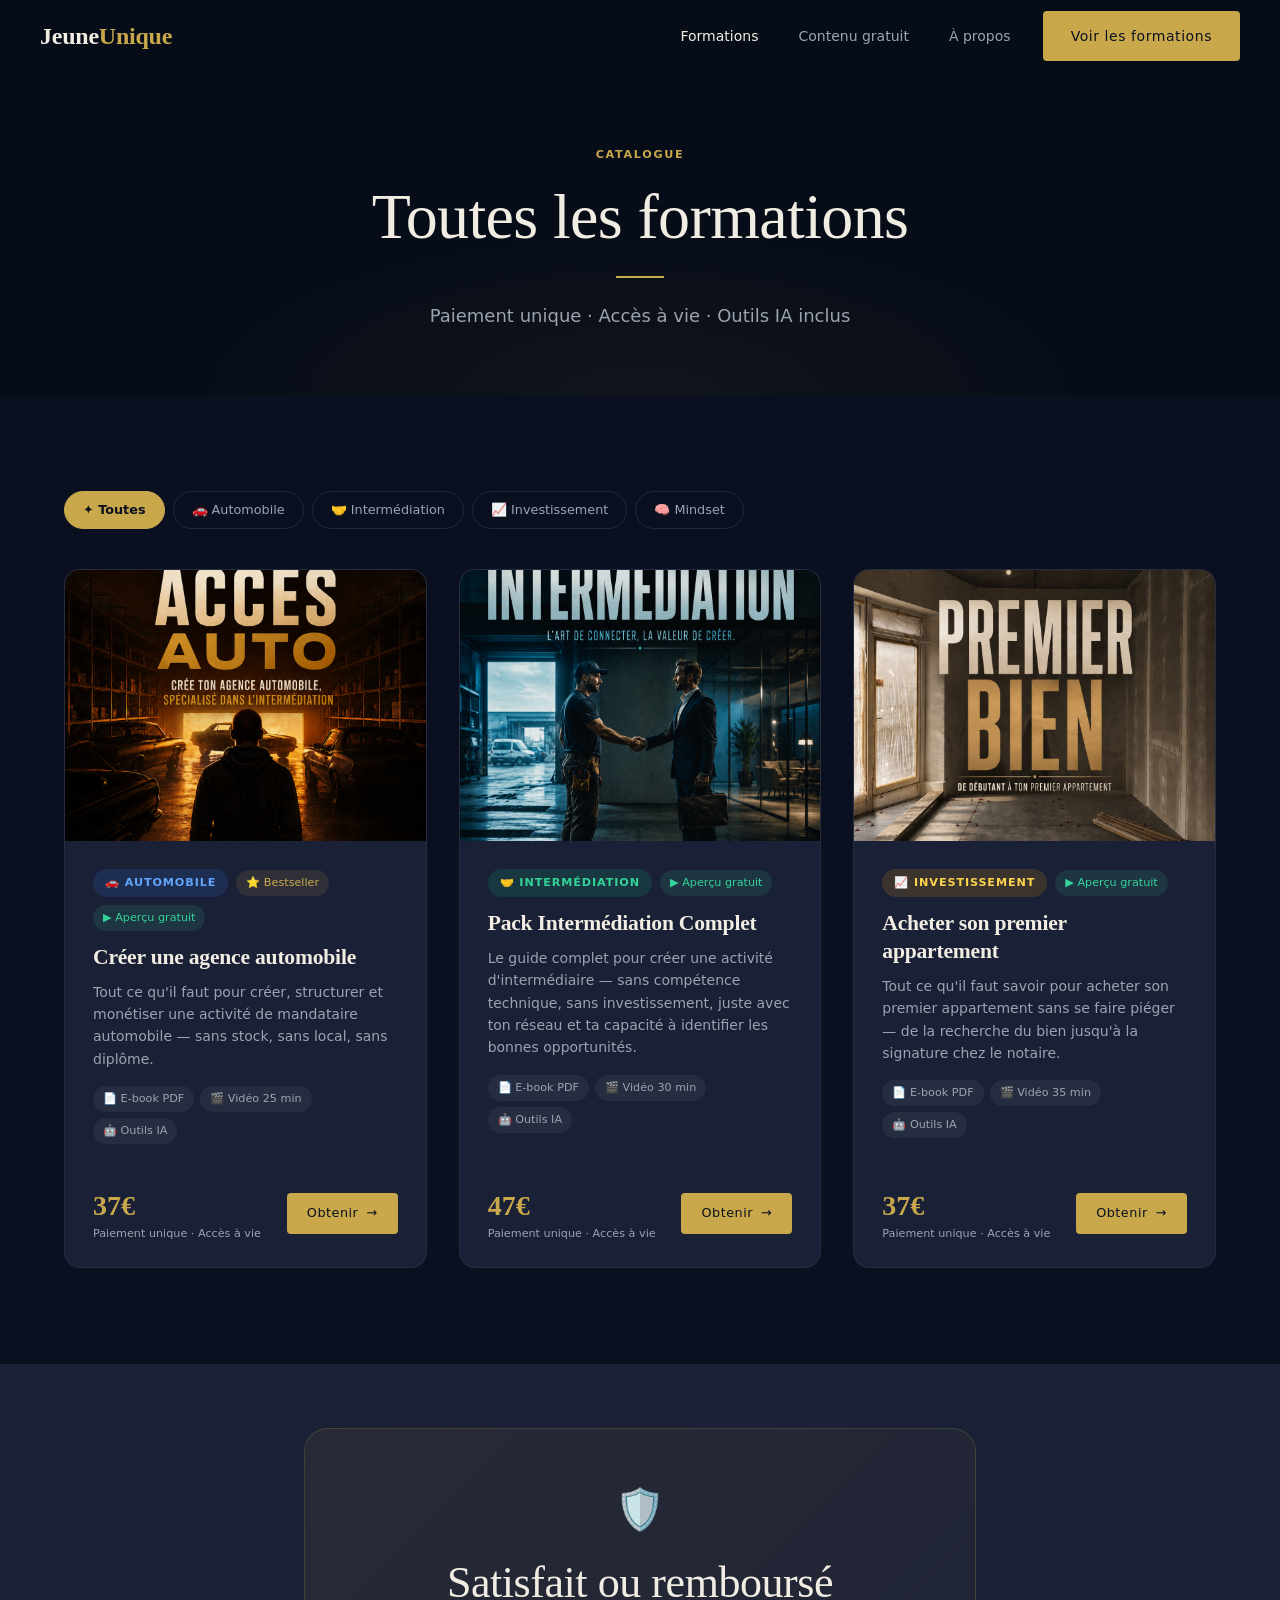
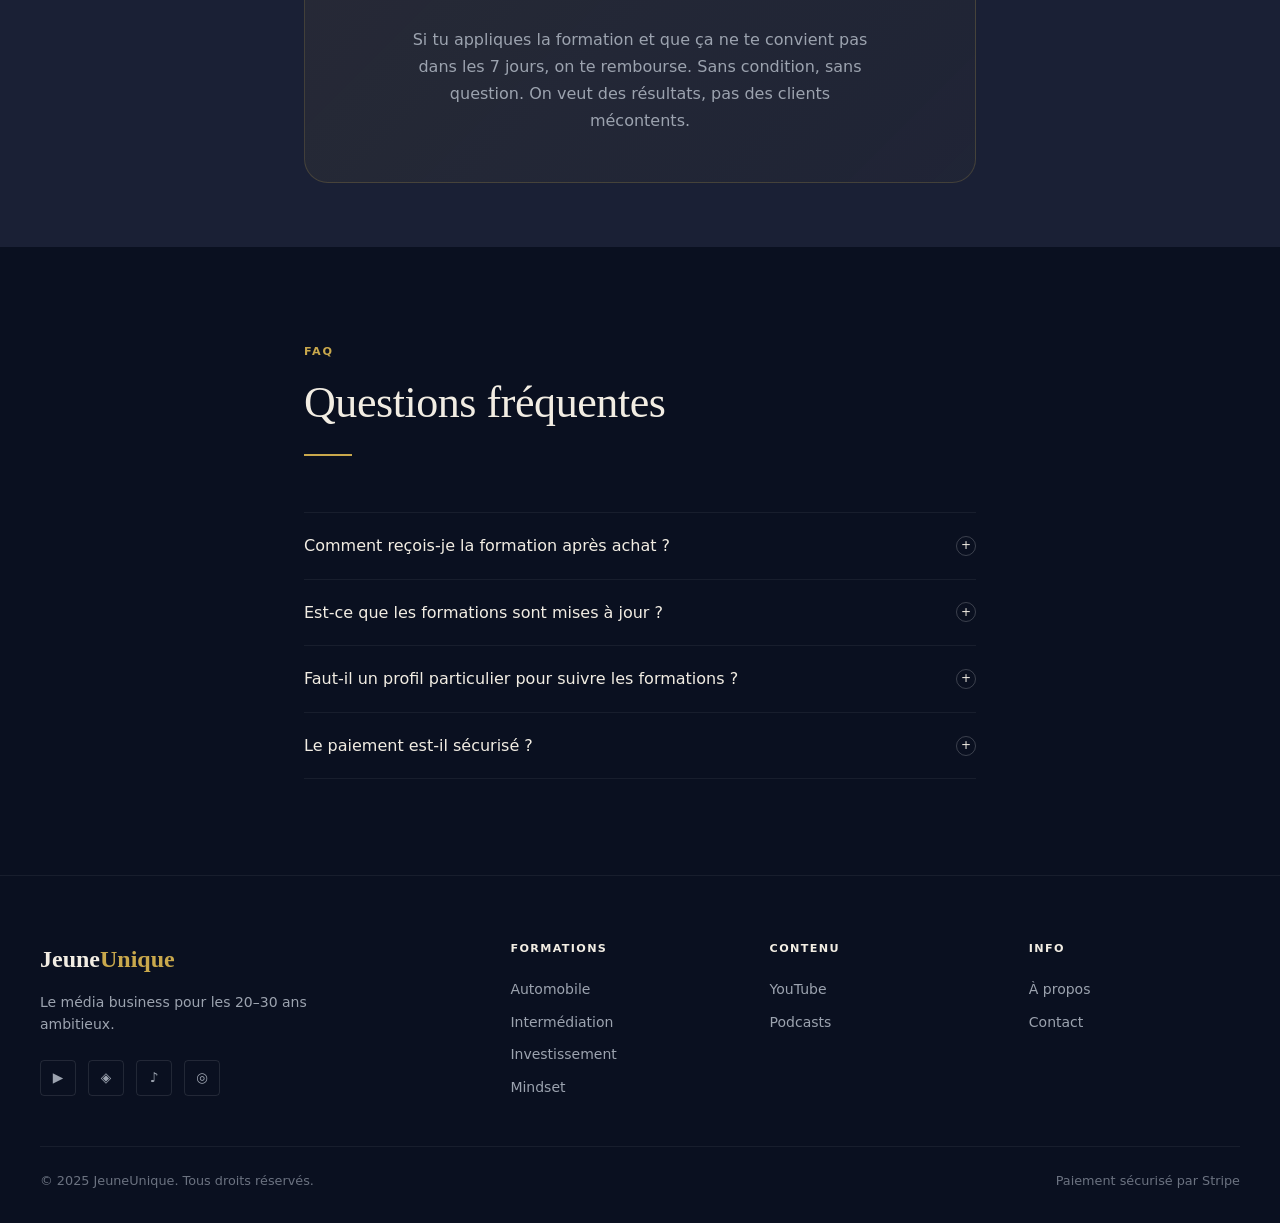
<file: formations.html>
<!DOCTYPE html>
<html lang="fr">
<head>
  <meta charset="UTF-8">
  <meta name="viewport" content="width=device-width, initial-scale=1.0">
  <meta name="description" content="Toutes les formations JeuneUnique — Automobile, Intermédiation, Investissement, Mindset. Paiement unique, accès à vie.">
  <title>Formations — JeuneUnique</title>
  <link rel="stylesheet" href="css/main.css">
</head>
<body>

  <!-- NAVIGATION -->
  <nav class="nav">
    <div class="nav__inner">
      <a href="index.html" class="nav__logo">Jeune<span>Unique</span></a>
      <div class="nav__links">
        <a href="formations.html"      class="nav__link">Formations</a>
        <a href="contenu-gratuit.html" class="nav__link">Contenu gratuit</a>
        <a href="a-propos.html"        class="nav__link">À propos</a>
        <a href="formations.html"      class="btn btn--primary nav__cta">Voir les formations</a>
      </div>
      <button class="nav__hamburger" aria-label="Menu">
        <span></span><span></span><span></span>
      </button>
    </div>
  </nav>
  <div class="nav__mobile">
    <a href="formations.html"      class="nav__link">Formations</a>
    <a href="contenu-gratuit.html" class="nav__link">Contenu gratuit</a>
    <a href="a-propos.html"        class="nav__link">À propos</a>
    <a href="formations.html"      class="btn btn--primary btn--lg">Voir les formations</a>
  </div>

  <!-- PAGE HEADER -->
  <section style="padding:140px 24px 64px;background:#070d18;position:relative;overflow:hidden;">
    <div style="position:absolute;inset:0;background:radial-gradient(ellipse 50% 60% at 50% 100%,rgba(201,168,76,0.05) 0%,transparent 70%);pointer-events:none;"></div>
    <div class="container--narrow text-center" style="position:relative;">
      <span class="label gold reveal">Catalogue</span>
      <h1 class="display-lg mt-16 reveal">
        Toutes les formations
      </h1>
      <div class="divider divider--center mt-24 mb-24 reveal"></div>
      <p class="text-lg muted reveal">
        Paiement unique · Accès à vie · Outils IA inclus
      </p>
    </div>
  </section>

  <!-- CATALOGUE -->
  <section class="section">
    <div class="container">

      <!-- Filtres -->
      <div class="filters reveal" id="filters-bar">
        <button class="filter-pill active" data-univers="tous">✦ Toutes</button>
        <button class="filter-pill" data-univers="automobile">🚗 Automobile</button>
        <button class="filter-pill" data-univers="intermediation">🤝 Intermédiation</button>
        <button class="filter-pill" data-univers="investissement">📈 Investissement</button>
        <button class="filter-pill" data-univers="mindset">🧠 Mindset</button>
      </div>

      <!-- Grille -->
      <div class="grid-3" id="formations-grid">
        <!-- Généré par JS -->
      </div>

    </div>
  </section>

  <!-- GARANTIE -->
  <section class="section--navy80" style="padding:64px 24px;">
    <div class="container--narrow">
      <div style="
        background:linear-gradient(135deg,rgba(201,168,76,0.08),rgba(201,168,76,0.03));
        border:1px solid rgba(201,168,76,0.2);
        border-radius:var(--radius-xl);
        padding:48px;
        text-align:center;
      " class="reveal">
        <div style="font-size:2.5rem;margin-bottom:16px;">🛡️</div>
        <h2 class="display-md mb-16">Satisfait ou remboursé</h2>
        <p class="muted" style="max-width:480px;margin:0 auto;line-height:1.7;">
          Si tu appliques la formation et que ça ne te convient pas dans les 7 jours, on te rembourse. Sans condition, sans question. On veut des résultats, pas des clients mécontents.
        </p>
      </div>
    </div>
  </section>

  <!-- FAQ RAPIDE -->
  <section class="section">
    <div class="container--narrow">
      <div class="section-header reveal">
        <span class="label">FAQ</span>
        <h2 class="display-md mt-16">Questions fréquentes</h2>
        <div class="divider mt-24"></div>
      </div>
      <div class="accordion reveal">
        <div class="accordion-item">
          <button class="accordion-header">
            Comment reçois-je la formation après achat ?
            <span class="accordion-icon">+</span>
          </button>
          <div class="accordion-body">
            <div class="accordion-body-inner">
              Immédiatement après le paiement via Stripe, tu reçois un email avec les liens de téléchargement de l'e-book PDF, l'accès à la vidéo et les outils. L'accès est à vie.
            </div>
          </div>
        </div>
        <div class="accordion-item">
          <button class="accordion-header">
            Est-ce que les formations sont mises à jour ?
            <span class="accordion-icon">+</span>
          </button>
          <div class="accordion-body">
            <div class="accordion-body-inner">
              Oui. Toutes les mises à jour sont incluses dans ton achat. Si une loi change ou qu'une stratégie évolue, le contenu est mis à jour et tu y as accès automatiquement.
            </div>
          </div>
        </div>
        <div class="accordion-item">
          <button class="accordion-header">
            Faut-il un profil particulier pour suivre les formations ?
            <span class="accordion-icon">+</span>
          </button>
          <div class="accordion-body">
            <div class="accordion-body-inner">
              Non. Les formations sont conçues pour partir de zéro. Chaque page de formation précise clairement "C'est pour toi si..." — lis ça avant d'acheter pour être sûr que c'est le bon moment.
            </div>
          </div>
        </div>
        <div class="accordion-item">
          <button class="accordion-header">
            Le paiement est-il sécurisé ?
            <span class="accordion-icon">+</span>
          </button>
          <div class="accordion-body">
            <div class="accordion-body-inner">
              Oui. Tous les paiements sont traités par Stripe, la référence mondiale du paiement en ligne. Aucune donnée bancaire ne transite par le site.
            </div>
          </div>
        </div>
      </div>
    </div>
  </section>

  <!-- FOOTER -->
  <footer class="footer">
    <div class="footer__inner">
      <div class="footer__top">
        <div>
          <div class="footer__brand-name">Jeune<span>Unique</span></div>
          <p class="footer__tagline">Le média business pour les 20–30 ans ambitieux.</p>
          <div class="footer__socials">
            <a href="#" class="social-icon">▶</a>
            <a href="#" class="social-icon">◈</a>
            <a href="#" class="social-icon">♪</a>
            <a href="#" class="social-icon">◎</a>
          </div>
        </div>
        <div>
          <div class="footer__col-title">Formations</div>
          <div class="footer__links">
            <a href="formations.html?univers=automobile"     class="footer__link">Automobile</a>
            <a href="formations.html?univers=intermediation" class="footer__link">Intermédiation</a>
            <a href="formations.html?univers=investissement" class="footer__link">Investissement</a>
            <a href="formations.html?univers=mindset"        class="footer__link">Mindset</a>
          </div>
        </div>
        <div>
          <div class="footer__col-title">Contenu</div>
          <div class="footer__links">
            <a href="contenu-gratuit.html" class="footer__link">YouTube</a>
            <a href="contenu-gratuit.html#podcasts" class="footer__link">Podcasts</a>
          </div>
        </div>
        <div>
          <div class="footer__col-title">Info</div>
          <div class="footer__links">
            <a href="a-propos.html" class="footer__link">À propos</a>
            <a href="mailto:contact@jeuneunique.fr" class="footer__link">Contact</a>
          </div>
        </div>
      </div>
      <div class="footer__bottom">
        <span>© 2025 JeuneUnique. Tous droits réservés.</span>
        <span>Paiement sécurisé par Stripe</span>
      </div>
    </div>
  </footer>

  <script src="js/formations.js"></script>
  <script src="js/main.js"></script>
  <script>
    // Lecture du filtre URL (?univers=xxx)
    const params = new URLSearchParams(window.location.search);
    const urlUnivers = params.get('univers');

    // Activer le bon pill si filtre URL
    if (urlUnivers) {
      document.querySelectorAll('.filter-pill').forEach(p => {
        p.classList.toggle('active', p.dataset.univers === urlUnivers);
      });
    }

    // Render initial
    document.getElementById('formations-grid').innerHTML =
      getFormationsByUnivers(urlUnivers || 'tous').map(renderFormationCard).join('');

    // Init filtres dynamiques
    initFilters();
  </script>
</body>
</html>
</file>
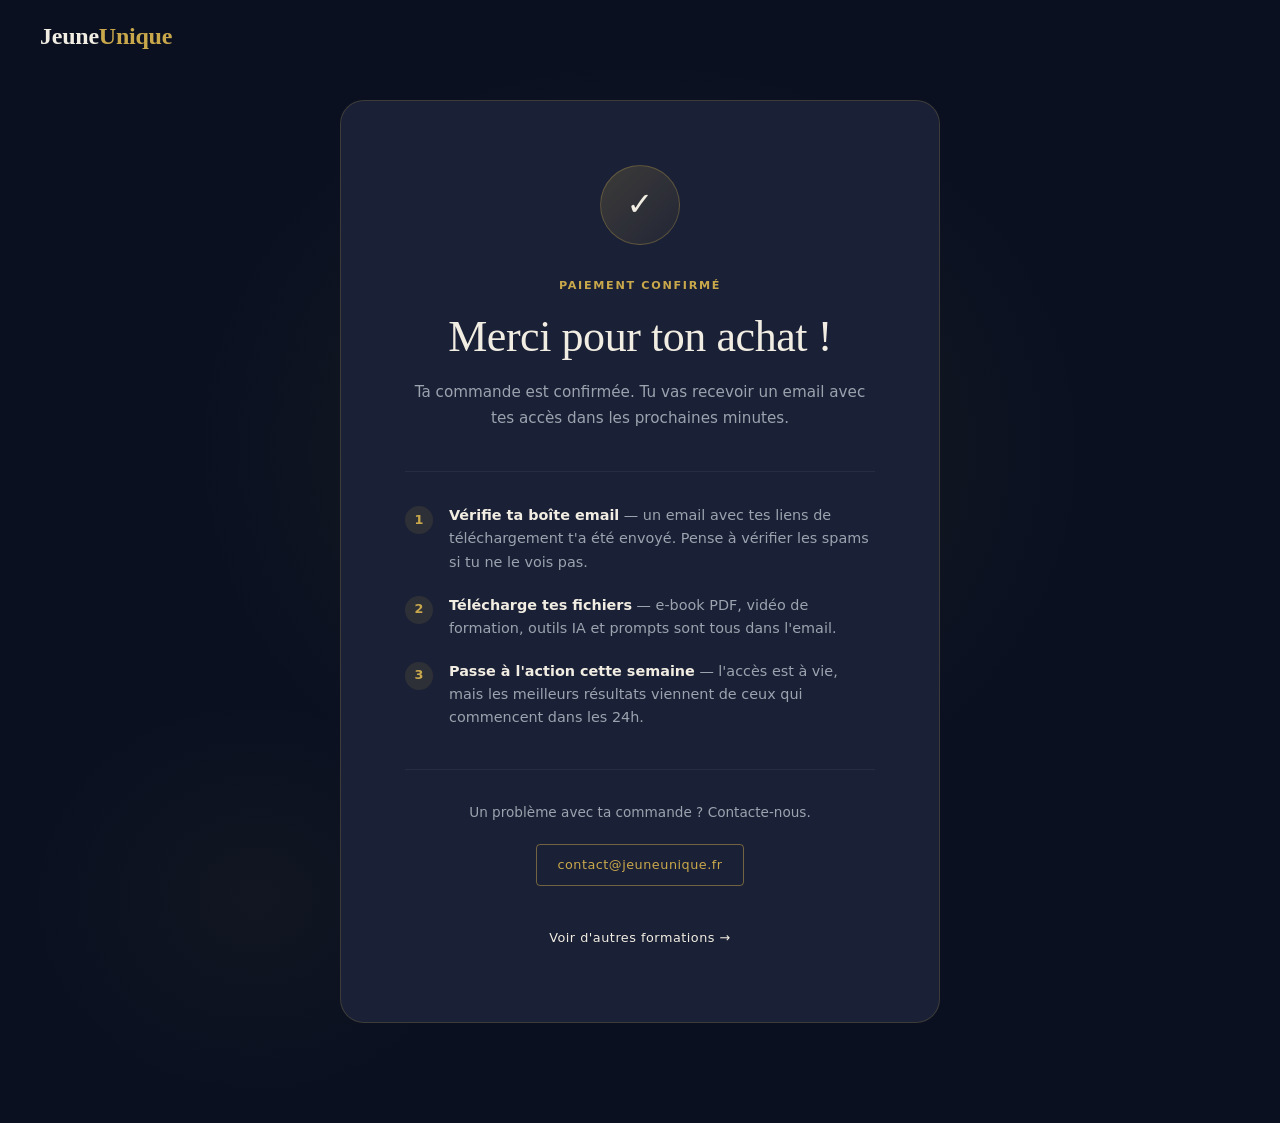
<file: merci.html>
<!DOCTYPE html>
<html lang="fr">
<head>
  <meta charset="UTF-8">
  <meta name="viewport" content="width=device-width, initial-scale=1.0">
  <title>Merci pour ton achat — JeuneUnique</title>
  <link rel="stylesheet" href="css/main.css">
  <style>
    .merci-hero {
      min-height: 100vh;
      display: flex;
      align-items: center;
      justify-content: center;
      padding: 100px 24px;
      position: relative;
      overflow: hidden;
    }
    .merci-hero__bg {
      position: absolute;
      inset: 0;
      background:
        radial-gradient(ellipse 50% 50% at 50% 40%, rgba(201,168,76,0.08) 0%, transparent 70%),
        radial-gradient(ellipse 30% 30% at 20% 80%, rgba(201,168,76,0.04) 0%, transparent 60%);
      pointer-events: none;
    }
    .merci-card {
      background: var(--navy-80);
      border: 1px solid rgba(201,168,76,0.2);
      border-radius: var(--radius-xl);
      padding: 64px;
      text-align: center;
      max-width: 600px;
      width: 100%;
      position: relative;
      z-index: 1;
    }
    .merci-icon {
      width: 80px;
      height: 80px;
      background: linear-gradient(135deg, rgba(201,168,76,0.2), rgba(201,168,76,0.05));
      border: 1px solid rgba(201,168,76,0.3);
      border-radius: 50%;
      display: flex;
      align-items: center;
      justify-content: center;
      font-size: 2rem;
      margin: 0 auto 32px;
    }
    .steps-list {
      text-align: left;
      margin-top: 40px;
      border-top: 1px solid rgba(255,255,255,0.06);
      padding-top: 32px;
    }
    .step {
      display: flex;
      gap: 16px;
      margin-bottom: 20px;
    }
    .step__num {
      width: 28px;
      height: 28px;
      border-radius: 50%;
      background: rgba(201,168,76,0.12);
      color: var(--gold);
      font-size: 0.8rem;
      font-weight: 600;
      display: flex;
      align-items: center;
      justify-content: center;
      flex-shrink: 0;
      margin-top: 2px;
    }
    .step__text { font-size: 0.9rem; color: var(--gray-400); line-height: 1.6; }
    .step__text strong { color: var(--beige); }
  </style>
</head>
<body>

  <!-- NAVIGATION minimaliste -->
  <nav class="nav">
    <div class="nav__inner">
      <a href="index.html" class="nav__logo">Jeune<span>Unique</span></a>
    </div>
  </nav>

  <!-- MERCI -->
  <section class="merci-hero">
    <div class="merci-hero__bg"></div>
    <div class="merci-card">
      <div class="merci-icon">✓</div>

      <span class="label gold" style="display:block;margin-bottom:16px;">Paiement confirmé</span>
      <h1 class="display-md" style="margin-bottom:16px;">
        Merci pour ton achat !
      </h1>
      <p class="muted" style="font-size:0.95rem;line-height:1.7;">
        Ta commande est confirmée. Tu vas recevoir un email avec tes accès dans les prochaines minutes.
      </p>

      <div class="steps-list">
        <div class="step">
          <div class="step__num">1</div>
          <div class="step__text">
            <strong>Vérifie ta boîte email</strong> — un email avec tes liens de téléchargement t'a été envoyé. Pense à vérifier les spams si tu ne le vois pas.
          </div>
        </div>
        <div class="step">
          <div class="step__num">2</div>
          <div class="step__text">
            <strong>Télécharge tes fichiers</strong> — e-book PDF, vidéo de formation, outils IA et prompts sont tous dans l'email.
          </div>
        </div>
        <div class="step">
          <div class="step__num">3</div>
          <div class="step__text">
            <strong>Passe à l'action cette semaine</strong> — l'accès est à vie, mais les meilleurs résultats viennent de ceux qui commencent dans les 24h.
          </div>
        </div>
      </div>

      <div style="margin-top:40px;padding-top:32px;border-top:1px solid rgba(255,255,255,0.06);">
        <p class="muted" style="font-size:0.85rem;margin-bottom:20px;">
          Un problème avec ta commande ? Contacte-nous.
        </p>
        <a href="mailto:contact@jeuneunique.fr" class="btn btn--outline btn--sm">
          contact@jeuneunique.fr
        </a>
      </div>

      <div style="margin-top:32px;">
        <a href="formations.html" class="btn btn--ghost btn--sm">
          Voir d'autres formations →
        </a>
      </div>
    </div>
  </section>

  <script src="js/formations.js"></script>
  <script src="js/main.js"></script>
  <script>
    // Scroll up automatique
    window.scrollTo(0, 0);
  </script>
</body>
</html>
</file>
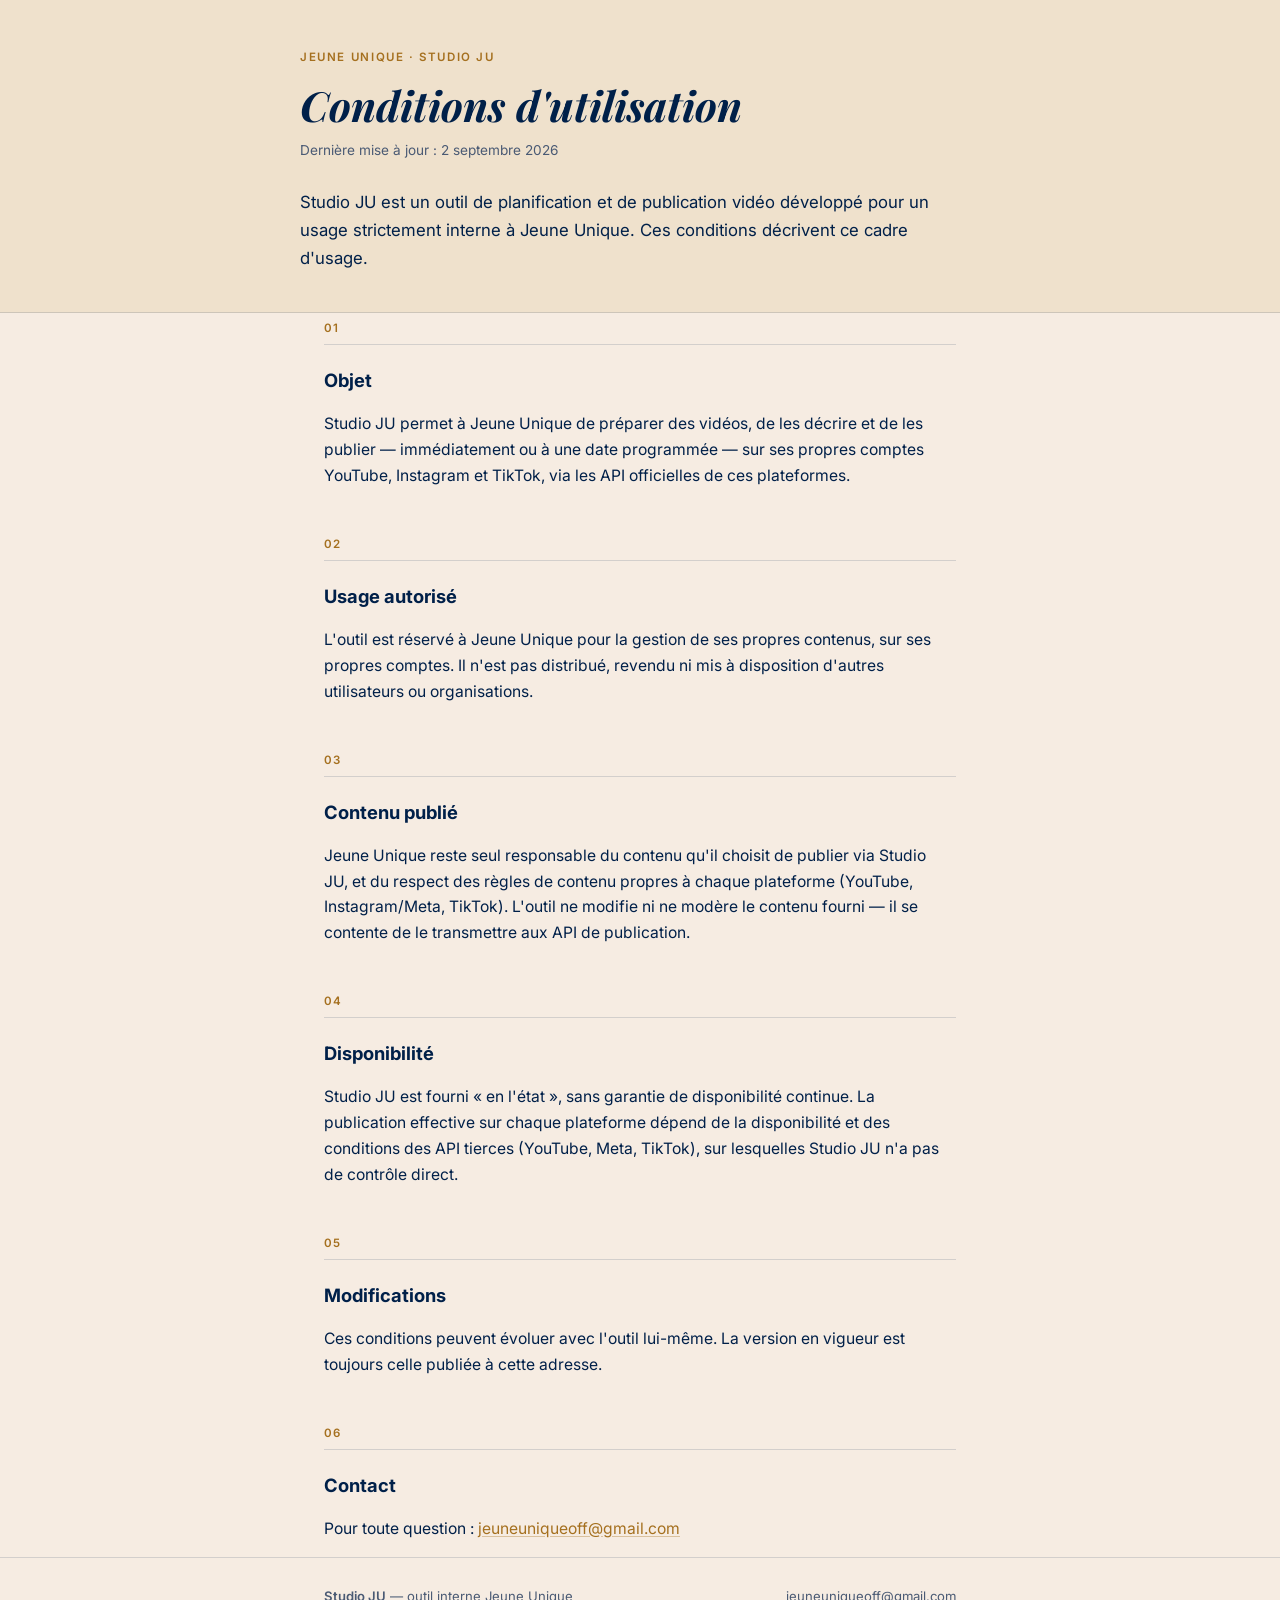
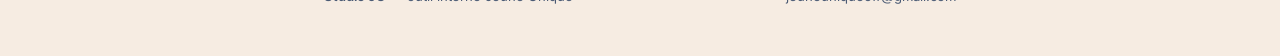
<file: legal/conditions-utilisation.html>
<!doctype html>
<html lang="fr">
<head>
<meta charset="utf-8" />
<title>Conditions d'utilisation — Studio JU</title>
<meta name="viewport" content="width=device-width, initial-scale=1" />
<link rel="preconnect" href="https://fonts.googleapis.com" />
<link rel="preconnect" href="https://fonts.gstatic.com" crossorigin />
<link
  href="https://fonts.googleapis.com/css2?family=Playfair+Display:ital,wght@1,700&family=Inter:wght@400;500;600;700&display=swap"
  rel="stylesheet"
/>
<style>
  :root {
    --bg: #f6ece2;
    --bg-panel: #efe1cc;
    --ink: #002049;
    --ink-soft: #4a5a74;
    --accent: #a5701f;
    --rule: rgba(0, 32, 73, 0.14);
    --font-display: "Playfair Display", Georgia, serif;
    --font-body: "Inter", -apple-system, "Segoe UI", sans-serif;
  }

  @media (prefers-color-scheme: dark) {
    :root {
      --bg: #00152f;
      --bg-panel: #041c3a;
      --ink: #f6ece2;
      --ink-soft: #b9c4d6;
      --accent: #e3ae63;
      --rule: rgba(246, 236, 226, 0.16);
    }
  }

  * { box-sizing: border-box; }

  body {
    margin: 0;
    background: var(--bg);
    color: var(--ink);
    font-family: var(--font-body);
    line-height: 1.65;
    -webkit-font-smoothing: antialiased;
  }

  .band {
    background: var(--bg-panel);
    border-bottom: 1px solid var(--rule);
    padding: 48px 24px 40px;
  }

  .wrap {
    max-width: 680px;
    margin: 0 auto;
    padding: 0 24px;
  }

  .band .wrap { padding: 0; }

  .eyebrow {
    font-weight: 600;
    font-size: 0.72rem;
    letter-spacing: 0.14em;
    text-transform: uppercase;
    color: var(--accent);
    margin: 0 0 14px;
  }

  h1 {
    font-family: var(--font-display);
    font-style: italic;
    font-weight: 700;
    font-size: clamp(1.9rem, 4.5vw, 2.6rem);
    line-height: 1.15;
    margin: 0 0 10px;
    text-wrap: balance;
    color: var(--ink);
  }

  .updated { font-size: 0.85rem; color: var(--ink-soft); margin: 0; }

  .intro { font-size: 1.05rem; color: var(--ink); max-width: 60ch; margin: 28px 0 0; }

  main { padding: 48px 24px 80px; }

  section { margin-bottom: 40px; }
  section:last-of-type { margin-bottom: 0; }

  .section-num {
    display: inline-block;
    font-weight: 600;
    font-size: 0.72rem;
    letter-spacing: 0.1em;
    color: var(--accent);
    margin-bottom: 6px;
  }

  h2 {
    font-weight: 700;
    font-size: 1.15rem;
    margin: 0 0 12px;
    color: var(--ink);
    border-top: 1px solid var(--rule);
    padding-top: 20px;
  }

  section p, section li { color: var(--ink); font-size: 0.98rem; max-width: 62ch; }
  section p + p { margin-top: 12px; }

  ul { margin: 10px 0 0; padding-left: 20px; }
  li + li { margin-top: 6px; }

  strong { color: var(--ink); font-weight: 600; }

  a {
    color: var(--accent);
    text-decoration: underline;
    text-decoration-color: rgba(165, 112, 31, 0.35);
    text-underline-offset: 2px;
  }
  a:hover { text-decoration-color: var(--accent); }

  footer { border-top: 1px solid var(--rule); padding: 28px 24px 48px; }

  footer .wrap {
    display: flex;
    flex-wrap: wrap;
    justify-content: space-between;
    gap: 8px;
    font-size: 0.82rem;
    color: var(--ink-soft);
  }

  footer strong { color: var(--ink-soft); font-weight: 600; }
</style>
</head>
<body>

<div class="band">
  <div class="wrap">
    <p class="eyebrow">Jeune Unique · Studio JU</p>
    <h1>Conditions d'utilisation</h1>
    <p class="updated">Dernière mise à jour : 2 septembre 2026</p>
    <p class="intro">
      Studio JU est un outil de planification et de publication vidéo développé pour un usage
      strictement interne à Jeune Unique. Ces conditions décrivent ce cadre d'usage.
    </p>
  </div>
</div>

<main class="wrap">
  <section>
    <span class="section-num">01</span>
    <h2>Objet</h2>
    <p>
      Studio JU permet à Jeune Unique de préparer des vidéos, de les décrire et de les publier —
      immédiatement ou à une date programmée — sur ses propres comptes YouTube, Instagram et
      TikTok, via les API officielles de ces plateformes.
    </p>
  </section>

  <section>
    <span class="section-num">02</span>
    <h2>Usage autorisé</h2>
    <p>
      L'outil est réservé à Jeune Unique pour la gestion de ses propres contenus, sur ses propres
      comptes. Il n'est pas distribué, revendu ni mis à disposition d'autres utilisateurs ou
      organisations.
    </p>
  </section>

  <section>
    <span class="section-num">03</span>
    <h2>Contenu publié</h2>
    <p>
      Jeune Unique reste seul responsable du contenu qu'il choisit de publier via Studio JU, et du
      respect des règles de contenu propres à chaque plateforme (YouTube, Instagram/Meta, TikTok).
      L'outil ne modifie ni ne modère le contenu fourni — il se contente de le transmettre aux API
      de publication.
    </p>
  </section>

  <section>
    <span class="section-num">04</span>
    <h2>Disponibilité</h2>
    <p>
      Studio JU est fourni « en l'état », sans garantie de disponibilité continue. La publication
      effective sur chaque plateforme dépend de la disponibilité et des conditions des API tierces
      (YouTube, Meta, TikTok), sur lesquelles Studio JU n'a pas de contrôle direct.
    </p>
  </section>

  <section>
    <span class="section-num">05</span>
    <h2>Modifications</h2>
    <p>
      Ces conditions peuvent évoluer avec l'outil lui-même. La version en vigueur est toujours
      celle publiée à cette adresse.
    </p>
  </section>

  <section>
    <span class="section-num">06</span>
    <h2>Contact</h2>
    <p>
      Pour toute question : <a href="mailto:jeuneuniqueoff@gmail.com">jeuneuniqueoff@gmail.com</a>
    </p>
  </section>
</main>

<footer>
  <div class="wrap">
    <span><strong>Studio JU</strong> — outil interne Jeune Unique</span>
    <span>jeuneuniqueoff@gmail.com</span>
  </div>
</footer>

</body>
</html>
</file>
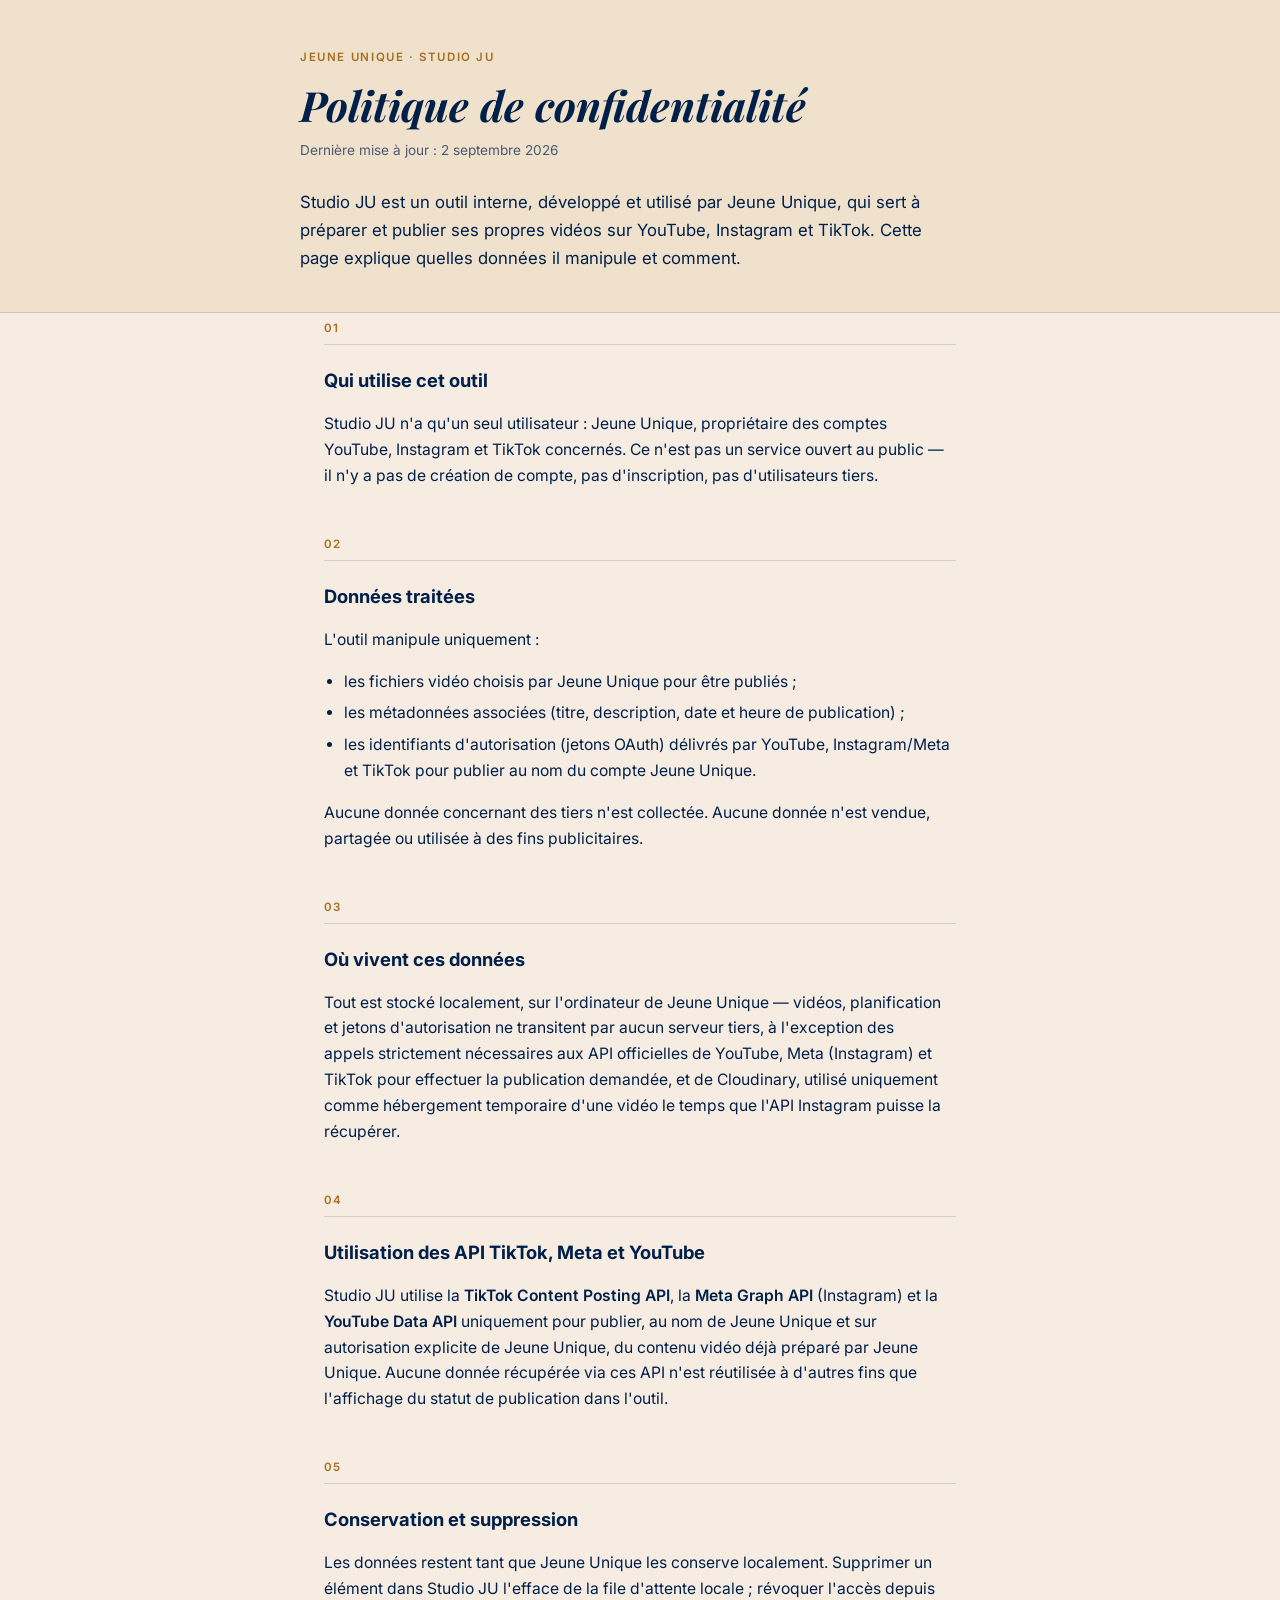
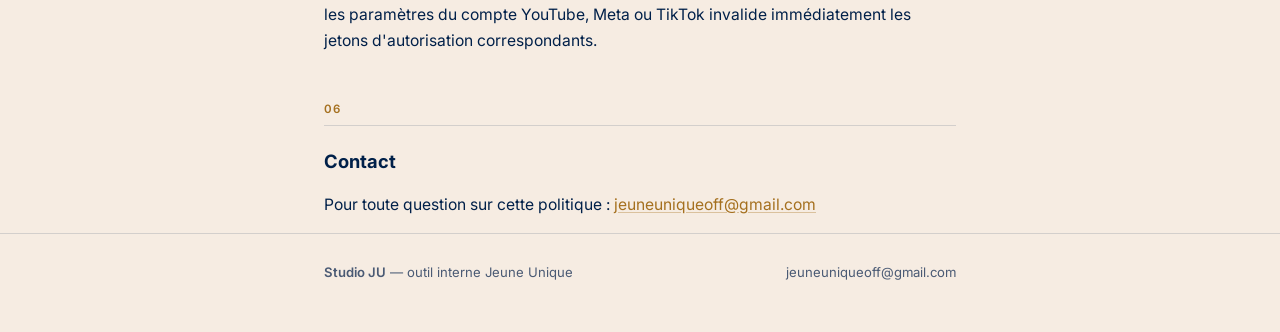
<file: legal/politique-confidentialite.html>
<!doctype html>
<html lang="fr">
<head>
<meta charset="utf-8" />
<title>Politique de confidentialité — Studio JU</title>
<meta name="viewport" content="width=device-width, initial-scale=1" />
<link rel="preconnect" href="https://fonts.googleapis.com" />
<link rel="preconnect" href="https://fonts.gstatic.com" crossorigin />
<link
  href="https://fonts.googleapis.com/css2?family=Playfair+Display:ital,wght@1,700&family=Inter:wght@400;500;600;700&display=swap"
  rel="stylesheet"
/>
<style>
  :root {
    --bg: #f6ece2;
    --bg-panel: #efe1cc;
    --ink: #002049;
    --ink-soft: #4a5a74;
    --accent: #a5701f;
    --rule: rgba(0, 32, 73, 0.14);
    --font-display: "Playfair Display", Georgia, serif;
    --font-body: "Inter", -apple-system, "Segoe UI", sans-serif;
  }

  @media (prefers-color-scheme: dark) {
    :root {
      --bg: #00152f;
      --bg-panel: #041c3a;
      --ink: #f6ece2;
      --ink-soft: #b9c4d6;
      --accent: #e3ae63;
      --rule: rgba(246, 236, 226, 0.16);
    }
  }

  * { box-sizing: border-box; }

  body {
    margin: 0;
    background: var(--bg);
    color: var(--ink);
    font-family: var(--font-body);
    line-height: 1.65;
    -webkit-font-smoothing: antialiased;
  }

  .band {
    background: var(--bg-panel);
    border-bottom: 1px solid var(--rule);
    padding: 48px 24px 40px;
  }

  .wrap {
    max-width: 680px;
    margin: 0 auto;
    padding: 0 24px;
  }

  .band .wrap { padding: 0; }

  .eyebrow {
    font-weight: 600;
    font-size: 0.72rem;
    letter-spacing: 0.14em;
    text-transform: uppercase;
    color: var(--accent);
    margin: 0 0 14px;
  }

  h1 {
    font-family: var(--font-display);
    font-style: italic;
    font-weight: 700;
    font-size: clamp(1.9rem, 4.5vw, 2.6rem);
    line-height: 1.15;
    margin: 0 0 10px;
    text-wrap: balance;
    color: var(--ink);
  }

  .updated { font-size: 0.85rem; color: var(--ink-soft); margin: 0; }

  .intro { font-size: 1.05rem; color: var(--ink); max-width: 60ch; margin: 28px 0 0; }

  main { padding: 48px 24px 80px; }

  section { margin-bottom: 40px; }
  section:last-of-type { margin-bottom: 0; }

  .section-num {
    display: inline-block;
    font-weight: 600;
    font-size: 0.72rem;
    letter-spacing: 0.1em;
    color: var(--accent);
    margin-bottom: 6px;
  }

  h2 {
    font-weight: 700;
    font-size: 1.15rem;
    margin: 0 0 12px;
    color: var(--ink);
    border-top: 1px solid var(--rule);
    padding-top: 20px;
  }

  section p, section li { color: var(--ink); font-size: 0.98rem; max-width: 62ch; }
  section p + p { margin-top: 12px; }

  ul { margin: 10px 0 0; padding-left: 20px; }
  li + li { margin-top: 6px; }

  strong { color: var(--ink); font-weight: 600; }

  a {
    color: var(--accent);
    text-decoration: underline;
    text-decoration-color: rgba(165, 112, 31, 0.35);
    text-underline-offset: 2px;
  }
  a:hover { text-decoration-color: var(--accent); }

  footer { border-top: 1px solid var(--rule); padding: 28px 24px 48px; }

  footer .wrap {
    display: flex;
    flex-wrap: wrap;
    justify-content: space-between;
    gap: 8px;
    font-size: 0.82rem;
    color: var(--ink-soft);
  }

  footer strong { color: var(--ink-soft); font-weight: 600; }
</style>
</head>
<body>

<div class="band">
  <div class="wrap">
    <p class="eyebrow">Jeune Unique · Studio JU</p>
    <h1>Politique de confidentialité</h1>
    <p class="updated">Dernière mise à jour : 2 septembre 2026</p>
    <p class="intro">
      Studio JU est un outil interne, développé et utilisé par Jeune Unique, qui sert à préparer
      et publier ses propres vidéos sur YouTube, Instagram et TikTok. Cette page explique quelles
      données il manipule et comment.
    </p>
  </div>
</div>

<main class="wrap">
  <section>
    <span class="section-num">01</span>
    <h2>Qui utilise cet outil</h2>
    <p>
      Studio JU n'a qu'un seul utilisateur : Jeune Unique, propriétaire des comptes YouTube,
      Instagram et TikTok concernés. Ce n'est pas un service ouvert au public — il n'y a pas de
      création de compte, pas d'inscription, pas d'utilisateurs tiers.
    </p>
  </section>

  <section>
    <span class="section-num">02</span>
    <h2>Données traitées</h2>
    <p>L'outil manipule uniquement :</p>
    <ul>
      <li>les fichiers vidéo choisis par Jeune Unique pour être publiés ;</li>
      <li>les métadonnées associées (titre, description, date et heure de publication) ;</li>
      <li>les identifiants d'autorisation (jetons OAuth) délivrés par YouTube, Instagram/Meta et
        TikTok pour publier au nom du compte Jeune Unique.</li>
    </ul>
    <p>
      Aucune donnée concernant des tiers n'est collectée. Aucune donnée n'est vendue, partagée ou
      utilisée à des fins publicitaires.
    </p>
  </section>

  <section>
    <span class="section-num">03</span>
    <h2>Où vivent ces données</h2>
    <p>
      Tout est stocké localement, sur l'ordinateur de Jeune Unique — vidéos, planification et
      jetons d'autorisation ne transitent par aucun serveur tiers, à l'exception des appels
      strictement nécessaires aux API officielles de YouTube, Meta (Instagram) et TikTok pour
      effectuer la publication demandée, et de Cloudinary, utilisé uniquement comme hébergement
      temporaire d'une vidéo le temps que l'API Instagram puisse la récupérer.
    </p>
  </section>

  <section>
    <span class="section-num">04</span>
    <h2>Utilisation des API TikTok, Meta et YouTube</h2>
    <p>
      Studio JU utilise la <strong>TikTok Content Posting API</strong>, la <strong>Meta Graph
      API</strong> (Instagram) et la <strong>YouTube Data API</strong> uniquement pour publier,
      au nom de Jeune Unique et sur autorisation explicite de Jeune Unique, du contenu vidéo déjà
      préparé par Jeune Unique. Aucune donnée récupérée via ces API n'est réutilisée à d'autres
      fins que l'affichage du statut de publication dans l'outil.
    </p>
  </section>

  <section>
    <span class="section-num">05</span>
    <h2>Conservation et suppression</h2>
    <p>
      Les données restent tant que Jeune Unique les conserve localement. Supprimer un élément
      dans Studio JU l'efface de la file d'attente locale ; révoquer l'accès depuis les paramètres
      du compte YouTube, Meta ou TikTok invalide immédiatement les jetons d'autorisation
      correspondants.
    </p>
  </section>

  <section>
    <span class="section-num">06</span>
    <h2>Contact</h2>
    <p>
      Pour toute question sur cette politique :
      <a href="mailto:jeuneuniqueoff@gmail.com">jeuneuniqueoff@gmail.com</a>
    </p>
  </section>
</main>

<footer>
  <div class="wrap">
    <span><strong>Studio JU</strong> — outil interne Jeune Unique</span>
    <span>jeuneuniqueoff@gmail.com</span>
  </div>
</footer>

</body>
</html>
</file>
<file: css/main.css>
/* ===================================================
   JEUNEUNIQUE — Design System
   Navy #0A1020 | Gold #C9A84C | Beige #F2EDE3
   Cormorant Garamond + DM Sans
   =================================================== */

/* --- Layout Lines --- */
.layout-lines {
  position: fixed;
  inset: 0;
  pointer-events: none;
  z-index: 0;
  display: flex;
  justify-content: space-between;
  padding: 0 max(24px, calc((100vw - 1280px) / 2 + 24px));
}
.layout-lines__line {
  width: 1px;
  height: 100%;
  background: repeating-linear-gradient(
    to bottom,
    rgba(255,255,255,0.035) 0px,
    rgba(255,255,255,0.035) 4px,
    transparent 4px,
    transparent 14px
  );
}

/* --- Appear animations --- */
@keyframes appear {
  0%   { opacity:0; transform:translateY(1.2rem); filter:blur(6px); }
  50%  { filter:blur(0); }
  100% { opacity:1; transform:translateY(0); filter:blur(0); }
}
.appear               { animation: appear 0.7s ease-out forwards; }
.appear--delay-1      { animation-delay: 0.15s; opacity: 0; }
.appear--delay-2      { animation-delay: 0.3s;  opacity: 0; }
.appear--delay-3      { animation-delay: 0.45s; opacity: 0; }

/* --- Glow components --- */
.section-glow {
  position: relative;
  height: 1px;
  overflow: visible;
  pointer-events: none;
  z-index: 1;
}
.section-glow--top::before {
  content: '';
  position: absolute;
  left: 50%;
  transform: translateX(-50%);
  top: -180px;
  width: 65%;
  height: 360px;
  background: radial-gradient(ellipse, rgba(201,168,76,0.10) 0%, transparent 68%);
  filter: blur(30px);
}
.cta-section {
  position: relative;
  overflow: hidden;
  padding: 140px 24px;
}
.cta-glow {
  position: absolute;
  inset: 0;
  pointer-events: none;
}
.cta-glow::before {
  content: '';
  position: absolute;
  bottom: -60px;
  left: 50%;
  transform: translateX(-50%);
  width: 70%;
  height: 400px;
  background: radial-gradient(ellipse, rgba(201,168,76,0.12) 0%, transparent 65%);
  filter: blur(50px);
  transition: opacity 0.5s ease;
}
.cta-section:hover .cta-glow::before {
  opacity: 1.4;
}

/* --- Stats section --- */
.section-stats {
  padding: 80px 24px;
  position: relative;
  z-index: 1;
}
.stats-grid {
  display: grid;
  grid-template-columns: repeat(4, 1fr);
  gap: 32px;
  max-width: 900px;
  margin: 0 auto;
}
.stat-item {
  display: flex;
  flex-direction: column;
  gap: 8px;
}
.stat-item__label {
  font-size: 0.7rem;
  font-weight: 700;
  letter-spacing: 0.15em;
  text-transform: uppercase;
  color: var(--gray-400);
}
.stat-item__value {
  font-family: var(--font-serif);
  font-size: clamp(2.5rem, 5vw, 4rem);
  font-weight: 600;
  line-height: 1;
  background: linear-gradient(135deg, var(--beige) 0%, var(--gold) 100%);
  -webkit-background-clip: text;
  -webkit-text-fill-color: transparent;
  background-clip: text;
  filter: drop-shadow(0 0 20px rgba(201,168,76,0.3));
}
.stat-item__desc {
  font-size: 0.8rem;
  color: var(--gray-400);
  line-height: 1.5;
}
@media (max-width: 640px) {
  .stats-grid { grid-template-columns: repeat(2, 1fr); }
}

/* --- Pricing formations grid --- */
.pricing-grid {
  display: grid;
  grid-template-columns: repeat(3, 1fr);
  gap: 24px;
  margin-top: 56px;
}
.pricing-card {
  position: relative;
  display: flex;
  flex-direction: column;
  background: rgba(255,255,255,0.025);
  border: 1px solid rgba(255,255,255,0.06);
  border-radius: var(--radius-xl);
  padding: 32px;
  overflow: hidden;
  transition: border-color 0.3s ease, transform 0.3s ease;
}
.pricing-card:hover {
  border-color: rgba(201,168,76,0.25);
  transform: translateY(-4px);
}
.pricing-card--featured {
  background: rgba(201,168,76,0.04);
  border-color: rgba(201,168,76,0.2);
}
/* Trait lumineux en haut */
.pricing-card::before {
  content: '';
  position: absolute;
  top: 0;
  left: 10%;
  width: 80%;
  height: 1px;
  background: linear-gradient(to right, transparent, rgba(255,255,255,0.15), transparent);
}
.pricing-card--featured::before {
  background: linear-gradient(to right, transparent, rgba(201,168,76,0.5), transparent);
}
/* Glow au-dessus pour la carte featured */
.pricing-card--featured::after {
  content: '';
  position: absolute;
  top: -80px;
  left: 50%;
  transform: translateX(-50%);
  width: 100%;
  height: 160px;
  background: radial-gradient(ellipse, rgba(201,168,76,0.2) 0%, transparent 70%);
  filter: blur(20px);
  pointer-events: none;
}
.pricing-card__cover {
  width: 100%;
  aspect-ratio: 16/9;
  border-radius: var(--radius-md);
  overflow: hidden;
  margin-bottom: 24px;
  background: var(--navy-60);
}
.pricing-card__cover img {
  width: 100%;
  height: 100%;
  object-fit: cover;
  transition: transform 0.4s ease;
}
.pricing-card:hover .pricing-card__cover img {
  transform: scale(1.04);
}
.pricing-card__badge {
  display: inline-flex;
  align-items: center;
  gap: 6px;
  font-size: 0.68rem;
  font-weight: 700;
  letter-spacing: 0.08em;
  text-transform: uppercase;
  padding: 4px 10px;
  border-radius: 100px;
  margin-bottom: 12px;
}
.pricing-card__name {
  font-family: var(--font-serif);
  font-size: 1.35rem;
  font-weight: 600;
  color: var(--beige);
  margin-bottom: 8px;
  line-height: 1.2;
}
.pricing-card__desc {
  font-size: 0.85rem;
  color: var(--gray-400);
  line-height: 1.6;
  flex: 1;
  margin-bottom: 24px;
}
.pricing-card__price-block {
  margin-bottom: 24px;
  padding-bottom: 24px;
  border-bottom: 1px solid rgba(255,255,255,0.06);
}
.pricing-card__price {
  font-family: var(--font-serif);
  font-size: 3.5rem;
  font-weight: 700;
  line-height: 1;
  color: var(--gold);
}
.pricing-card__price-note {
  font-size: 0.78rem;
  color: var(--gray-400);
  margin-top: 4px;
}
.pricing-card__features {
  list-style: none;
  padding: 0;
  margin: 0 0 28px;
  display: flex;
  flex-direction: column;
  gap: 8px;
}
.pricing-card__features li {
  display: flex;
  align-items: center;
  gap: 10px;
  font-size: 0.85rem;
  color: var(--gray-400);
}
.pricing-card__features li::before {
  content: '✓';
  color: var(--gold);
  font-weight: 700;
  flex-shrink: 0;
}
.pricing-card__cta {
  width: 100%;
  justify-content: center;
  text-align: center;
}
@media (max-width: 900px) {
  .pricing-grid { grid-template-columns: 1fr; max-width: 420px; margin-left: auto; margin-right: auto; }
}

/* --- Why section --- */
.why-grid {
  display: grid;
  grid-template-columns: 1fr 1fr;
  gap: 80px;
  align-items: center;
}
.why-photo {
  width: 100%;
  border-radius: var(--radius-xl);
  border: 1px solid rgba(201,168,76,0.15);
  aspect-ratio: 4/5;
  object-fit: cover;
  object-position: top center;
}
.why-photo-placeholder {
  width: 100%;
  aspect-ratio: 4/5;
  background: linear-gradient(135deg, var(--navy-80), var(--navy-60));
  border: 1px solid rgba(201,168,76,0.15);
  border-radius: var(--radius-xl);
  align-items: center;
  justify-content: center;
  flex-direction: column;
  gap: 16px;
}
@media (max-width: 768px) {
  .why-grid { grid-template-columns: 1fr; }
  .why-photo, .why-photo-placeholder { aspect-ratio: 3/2; }
}

/* --- Google Fonts --- */
@import url('https://fonts.googleapis.com/css2?family=Cormorant+Garamond:ital,wght@0,300;0,400;0,500;0,600;0,700;1,300;1,400;1,600&family=DM+Sans:ital,opsz,wght@0,9..40,300;0,9..40,400;0,9..40,500;0,9..40,600;1,9..40,300;1,9..40,400&display=swap');

/* --- Tokens --- */
:root {
  --navy:      #0A1020;
  --navy-80:   #1a2035;
  --navy-60:   #2a3050;
  --gold:      #C9A84C;
  --gold-light:#e0c278;
  --gold-dark: #a8852e;
  --beige:     #F2EDE3;
  --beige-80:  #e8e0d0;
  --white:     #ffffff;
  --gray-400:  #9ca3af;
  --gray-600:  #6b7280;

  --font-serif: 'Cormorant Garamond', Georgia, serif;
  --font-sans:  'DM Sans', system-ui, sans-serif;

  --radius-sm:  4px;
  --radius-md:  8px;
  --radius-lg:  16px;
  --radius-xl:  24px;

  --transition: 0.25s ease;
  --transition-slow: 0.5s ease;

  --max-width: 1200px;
  --section-padding: 96px 24px;
  --section-padding-sm: 64px 24px;
}

/* --- Reset --- */
*, *::before, *::after { box-sizing: border-box; margin: 0; padding: 0; }
html { scroll-behavior: smooth; font-size: 16px; }
body {
  font-family: var(--font-sans);
  background: var(--navy);
  color: var(--beige);
  line-height: 1.6;
  -webkit-font-smoothing: antialiased;
}
img, video { max-width: 100%; display: block; }
a { color: inherit; text-decoration: none; }
button { cursor: pointer; border: none; background: none; font: inherit; }
ul, ol { list-style: none; }

/* --- Typography --- */
h1, h2, h3, h4 {
  font-family: var(--font-serif);
  font-weight: 600;
  line-height: 1.15;
  letter-spacing: -0.01em;
}

.display-xl {
  font-family: var(--font-serif);
  font-size: clamp(3rem, 7vw, 5.5rem);
  font-weight: 300;
  line-height: 1.05;
  letter-spacing: -0.02em;
}
.display-lg {
  font-family: var(--font-serif);
  font-size: clamp(2.25rem, 5vw, 4rem);
  font-weight: 400;
  line-height: 1.1;
}
.display-md {
  font-family: var(--font-serif);
  font-size: clamp(1.75rem, 3.5vw, 2.75rem);
  font-weight: 500;
  line-height: 1.2;
}
.text-xl { font-size: 1.25rem; line-height: 1.6; }
.text-lg { font-size: 1.125rem; line-height: 1.6; }
.text-md { font-size: 1rem; }
.text-sm { font-size: 0.875rem; }
.text-xs { font-size: 0.75rem; letter-spacing: 0.05em; }

.label {
  font-family: var(--font-sans);
  font-size: 0.7rem;
  font-weight: 600;
  letter-spacing: 0.15em;
  text-transform: uppercase;
}

.gold { color: var(--gold); }
.beige { color: var(--beige); }
.muted { color: var(--gray-400); }

/* --- Layout --- */
.container {
  max-width: var(--max-width);
  margin: 0 auto;
  padding: 0 24px;
}
.container--narrow {
  max-width: 720px;
  margin: 0 auto;
  padding: 0 24px;
}
.container--wide {
  max-width: 1400px;
  margin: 0 auto;
  padding: 0 24px;
}

.section { padding: var(--section-padding); }
.section--sm { padding: var(--section-padding-sm); }
.section--dark { background: var(--navy); }
.section--darker { background: #070d18; }
.section--beige { background: var(--beige); color: var(--navy); }
.section--navy80 { background: var(--navy-80); }

/* --- Grid --- */
.grid-2 { display: grid; grid-template-columns: repeat(2, 1fr); gap: 32px; }
.grid-3 { display: grid; grid-template-columns: repeat(3, 1fr); gap: 32px; }
.grid-4 { display: grid; grid-template-columns: repeat(4, 1fr); gap: 24px; }

@media (max-width: 900px) {
  .grid-3 { grid-template-columns: 1fr 1fr; }
  .grid-4 { grid-template-columns: 1fr 1fr; }
}
@media (max-width: 600px) {
  .grid-2, .grid-3, .grid-4 { grid-template-columns: 1fr; }
}

/* --- Flex utils --- */
.flex { display: flex; }
.flex-center { display: flex; align-items: center; justify-content: center; }
.flex-between { display: flex; align-items: center; justify-content: space-between; }
.gap-8 { gap: 8px; }
.gap-16 { gap: 16px; }
.gap-24 { gap: 24px; }
.gap-32 { gap: 32px; }
.gap-48 { gap: 48px; }

/* --- Buttons --- */
.btn {
  display: inline-flex;
  align-items: center;
  gap: 8px;
  padding: 14px 28px;
  border-radius: var(--radius-sm);
  font-family: var(--font-sans);
  font-size: 0.875rem;
  font-weight: 500;
  letter-spacing: 0.04em;
  transition: all var(--transition);
  white-space: nowrap;
}
.btn--primary {
  background: var(--gold);
  color: var(--navy);
}
.btn--primary:hover {
  background: var(--gold-light);
  transform: translateY(-1px);
  box-shadow: 0 8px 24px rgba(201, 168, 76, 0.3);
}
.btn--outline {
  border: 1px solid rgba(201, 168, 76, 0.5);
  color: var(--gold);
}
.btn--outline:hover {
  border-color: var(--gold);
  background: rgba(201, 168, 76, 0.08);
}
.btn--ghost {
  color: var(--beige);
  padding: 14px 20px;
}
.btn--ghost:hover { color: var(--gold); }
.btn--lg { padding: 18px 36px; font-size: 1rem; }
.btn--sm { padding: 10px 20px; font-size: 0.8rem; }

/* Arrow icon on btn */
.btn .arrow {
  transition: transform var(--transition);
}
.btn:hover .arrow { transform: translateX(4px); }

/* --- Cards --- */
.card {
  background: var(--navy-80);
  border: 1px solid rgba(255,255,255,0.06);
  border-radius: var(--radius-lg);
  overflow: hidden;
  transition: all var(--transition);
}
.card:hover {
  border-color: rgba(201, 168, 76, 0.3);
  transform: translateY(-4px);
  box-shadow: 0 20px 48px rgba(0,0,0,0.4);
}
.card__body { padding: 28px; }
.card__footer {
  padding: 20px 28px;
  border-top: 1px solid rgba(255,255,255,0.06);
  display: flex;
  align-items: center;
  justify-content: space-between;
}

/* --- Formation card --- */
.formation-card__cover {
  width: 100%;
  aspect-ratio: 4 / 3;
  overflow: hidden;
}
.formation-card__cover img {
  width: 100%;
  height: 100%;
  object-fit: cover;
  display: block;
  transition: transform 0.4s ease;
}
.formation-card:hover .formation-card__cover img {
  transform: scale(1.04);
}

.formation-card {
  display: flex;
  flex-direction: column;
  background: var(--navy-80);
  border: 1px solid rgba(255,255,255,0.06);
  border-radius: var(--radius-lg);
  overflow: hidden;
  transition: all 0.3s ease;
  cursor: pointer;
}
.formation-card:hover {
  border-color: rgba(201, 168, 76, 0.4);
  transform: translateY(-6px);
  box-shadow: 0 24px 56px rgba(0,0,0,0.5);
}
.formation-card__badge {
  display: inline-flex;
  align-items: center;
  gap: 6px;
  padding: 5px 12px;
  border-radius: 100px;
  font-size: 0.7rem;
  font-weight: 600;
  letter-spacing: 0.08em;
  text-transform: uppercase;
  margin-bottom: 16px;
}
.badge--auto     { background: rgba(59,130,246,0.15); color: #60a5fa; }
.badge--inter    { background: rgba(16,185,129,0.15); color: #34d399; }
.badge--invest   { background: rgba(245,158,11,0.15); color: #fcd34d; }
.badge--mindset  { background: rgba(168,85,247,0.15); color: #c084fc; }
.badge--podcast  { background: rgba(239,68,68,0.15);  color: #f87171; }

.formation-card__body { padding: 28px 28px 20px; flex: 1; }
.formation-card__title {
  font-family: var(--font-serif);
  font-size: 1.35rem;
  font-weight: 600;
  margin-bottom: 10px;
  line-height: 1.3;
}
.formation-card__desc {
  font-size: 0.875rem;
  color: var(--gray-400);
  line-height: 1.6;
  margin-bottom: 16px;
}
.formation-card__includes {
  display: flex;
  flex-wrap: wrap;
  gap: 6px;
  margin-bottom: 4px;
}
.tag {
  font-size: 0.7rem;
  padding: 4px 10px;
  border-radius: 100px;
  background: rgba(255,255,255,0.06);
  color: var(--gray-400);
}
.formation-card__footer {
  padding: 16px 28px 24px;
  display: flex;
  align-items: center;
  justify-content: space-between;
}
.price {
  font-family: var(--font-serif);
  font-size: 1.75rem;
  font-weight: 600;
  color: var(--gold);
}
.price-once {
  font-size: 0.7rem;
  color: var(--gray-400);
  font-family: var(--font-sans);
  display: block;
  margin-top: -4px;
}

/* --- Gold divider --- */
.divider {
  width: 48px;
  height: 2px;
  background: var(--gold);
  margin: 24px 0;
}
.divider--center { margin: 24px auto; }

/* --- Section header --- */
.section-header { margin-bottom: 56px; }
.section-header--center { text-align: center; }
.section-header .label { color: var(--gold); margin-bottom: 12px; display: block; }

/* --- Logo SVG nav --- */
.nav__logo-svg {
  display: flex;
  align-items: center;
  gap: 10px;
  text-decoration: none;
}
.nav__logo-mark {
  position: relative;
  width: 36px;
  height: 36px;
  flex-shrink: 0;
}
.nav__logo-text-block {
  display: flex;
  flex-direction: column;
  line-height: 1;
}
.nav__logo-name {
  font-family: var(--font-serif);
  font-size: 1.25rem;
  font-weight: 600;
  color: var(--beige);
  letter-spacing: 0.02em;
}
.nav__logo-name span { color: var(--gold); }
.nav__logo-tag {
  font-size: 0.55rem;
  font-weight: 600;
  letter-spacing: 0.18em;
  text-transform: uppercase;
  color: var(--gray-600);
  margin-top: 2px;
}

/* --- Hero — Etheral Shadows --- */
.hero-etheral {
  position: relative;
  width: 100%;
  height: 100vh;
  min-height: 640px;
  background: #070d18;
  display: flex;
  align-items: center;
  justify-content: center;
  overflow: hidden;
}
/* Canvas faisceaux */
.hero-canvas {
  position: absolute;
  inset: 0;
  width: 100%;
  height: 100%;
  filter: blur(15px);
  pointer-events: none;
}
/* Overlay subtil qui pulse */
.hero-overlay {
  position: absolute;
  inset: 0;
  background: rgba(7,13,24,0.05);
  backdrop-filter: blur(50px);
  animation: overlayPulse 10s ease-in-out infinite;
  pointer-events: none;
}
@keyframes overlayPulse {
  0%,100% { opacity: 0.05; }
  50%     { opacity: 0.2;  }
}
.hero-etheral::after {
  content: '';
  position: absolute;
  inset: 0;
  background-image: url("data:image/svg+xml,%3Csvg viewBox='0 0 256 256' xmlns='http://www.w3.org/2000/svg'%3E%3Cfilter id='n'%3E%3CfeTurbulence type='fractalNoise' baseFrequency='0.85' numOctaves='4' stitchTiles='stitch'/%3E%3C/filter%3E%3Crect width='256' height='256' filter='url(%23n)'/%3E%3C/svg%3E");
  background-size: 180px 180px;
  background-repeat: repeat;
  opacity: 0.05;
  pointer-events: none;
  z-index: 5;
}
.hero-etheral__content {
  position: relative;
  text-align: center;
  padding: 0 24px;
  display: flex;
  flex-direction: column;
  align-items: center;
  gap: 40px;
}
.hero-etheral__logo {
  width: clamp(160px, 20vw, 260px);
  height: auto;
  mix-blend-mode: screen;
  filter: contrast(18) brightness(1.3);
}
.hero-etheral__title {
  font-family: var(--font-serif);
  font-size: clamp(2rem, 5vw, 4.5rem);
  font-weight: 700;
  line-height: 1.1;
  color: var(--beige);
  margin: 0;
  letter-spacing: -0.02em;
}
.hero-etheral__title-gold {
  color: var(--gold);
  display: block;
}
.hero-etheral__actions {
  display: flex;
  gap: 16px;
  flex-wrap: wrap;
  justify-content: center;
}
.hero-etheral__scroll {
  position: absolute;
  bottom: 32px;
  left: 50%;
  transform: translateX(-50%);
  z-index: 10;
}
.hero-scroll-bar {
  width: 1px;
  height: 56px;
  background: linear-gradient(to bottom, rgba(201,168,76,0.7), transparent);
  animation: scrollPulse 2s ease-in-out infinite;
}
@keyframes scrollPulse {
  0%, 100% { opacity: 0.3; }
  50%       { opacity: 1; }
}

/* --- Hero v2 — Banner style (conservé mais inutilisé) --- */
.hero-v2 {
  min-height: 100vh;
  display: grid;
  grid-template-columns: 1fr 1.1fr 0.9fr;
  align-items: center;
  position: relative;
  overflow: hidden;
  background: var(--navy);
  padding-top: 72px;
}
.hero-v2__bg {
  position: absolute;
  inset: 0;
  background:
    radial-gradient(ellipse 55% 70% at 55% 50%, rgba(201,168,76,0.07) 0%, transparent 65%),
    radial-gradient(ellipse 25% 40% at 10% 80%, rgba(201,168,76,0.04) 0%, transparent 50%);
  pointer-events: none;
}
/* Arc décoratif doré */
.hero-v2__arcs {
  position: absolute;
  inset: 0;
  pointer-events: none;
  overflow: hidden;
}
.hero-v2__arcs svg {
  position: absolute;
  bottom: -60px;
  left: -40px;
  width: 480px;
  height: 480px;
  opacity: 0.12;
}
.hero-v2__arcs-right svg {
  position: absolute;
  top: -60px;
  right: -80px;
  width: 400px;
  height: 400px;
  opacity: 0.08;
}

/* Colonne gauche — Logo décoratif */
.hero-v2__left {
  display: flex;
  align-items: center;
  justify-content: center;
  padding: 60px 32px 60px 64px;
  position: relative;
}
.hero-v2__logo-circle {
  position: relative;
  width: 280px;
  height: 280px;
  flex-shrink: 0;
}
.hero-v2__logo-circle-bg {
  width: 100%;
  height: 100%;
  border-radius: 50%;
  background: var(--beige);
  display: flex;
  align-items: center;
  justify-content: center;
  box-shadow: 0 0 0 1px rgba(201,168,76,0.3), 0 32px 80px rgba(0,0,0,0.4);
}
.hero-v2__logo-jj {
  font-family: var(--font-serif);
  font-size: 7rem;
  font-weight: 700;
  color: var(--navy);
  line-height: 1;
  letter-spacing: -0.05em;
  position: relative;
  user-select: none;
}
.hero-v2__star {
  position: absolute;
  top: -18px;
  left: 50%;
  transform: translateX(-50%);
  font-size: 1.5rem;
  color: var(--gold);
  filter: drop-shadow(0 0 8px rgba(201,168,76,0.6));
}

/* Colonne centre — Texte */
.hero-v2__center {
  padding: 60px 40px;
  display: flex;
  flex-direction: column;
  justify-content: center;
}
.hero-v2__tag {
  display: flex;
  align-items: center;
  gap: 10px;
  margin-bottom: 28px;
  flex-wrap: wrap;
}
.hero-v2__tag-item {
  font-family: var(--font-sans);
  font-size: 0.65rem;
  font-weight: 700;
  letter-spacing: 0.2em;
  text-transform: uppercase;
  color: var(--gray-400);
}
.hero-v2__tag-dot {
  width: 3px;
  height: 3px;
  border-radius: 50%;
  background: var(--gold);
}
.hero-v2__title {
  font-family: var(--font-serif);
  font-size: clamp(2.5rem, 4.5vw, 4rem);
  font-weight: 700;
  line-height: 1.05;
  letter-spacing: -0.02em;
  margin-bottom: 8px;
  color: var(--beige);
  text-transform: uppercase;
}
.hero-v2__title-gold {
  font-family: var(--font-serif);
  font-size: clamp(2.5rem, 4.5vw, 4rem);
  font-weight: 700;
  line-height: 1.05;
  letter-spacing: -0.02em;
  color: var(--gold);
  text-transform: uppercase;
  margin-bottom: 36px;
}
.hero-v2__sub {
  font-size: 1rem;
  color: var(--gray-400);
  line-height: 1.7;
  max-width: 420px;
  margin-bottom: 40px;
}
.hero-v2__actions {
  display: flex;
  align-items: center;
  gap: 14px;
  flex-wrap: wrap;
}
.hero-v2__stats {
  display: flex;
  gap: 32px;
  margin-top: 48px;
  padding-top: 32px;
  border-top: 1px solid rgba(255,255,255,0.06);
  flex-wrap: wrap;
}
.hero-v2__stat-value {
  font-family: var(--font-serif);
  font-size: 1.75rem;
  font-weight: 600;
  color: var(--gold);
}
.hero-v2__stat-label {
  font-size: 0.75rem;
  color: var(--gray-400);
  margin-top: 2px;
}

/* Colonne droite — Portrait */
.hero-v2__right {
  position: relative;
  height: 100vh;
  min-height: 600px;
  overflow: hidden;
}
.hero-v2__photo {
  position: absolute;
  bottom: 0;
  left: 50%;
  transform: translateX(-50%);
  width: 100%;
  max-width: 480px;
  height: 100%;
  object-fit: cover;
  object-position: top center;
}
.hero-v2__photo-placeholder {
  position: absolute;
  inset: 0;
  display: flex;
  flex-direction: column;
  align-items: center;
  justify-content: flex-end;
  padding-bottom: 60px;
  background: linear-gradient(
    to bottom,
    transparent 0%,
    rgba(201,168,76,0.03) 40%,
    rgba(10,16,32,0.6) 100%
  );
}
.hero-v2__photo-silhouette {
  width: 220px;
  height: 340px;
  background: linear-gradient(180deg, rgba(255,255,255,0.04) 0%, rgba(255,255,255,0.01) 100%);
  border-radius: 110px 110px 0 0;
  border: 1px solid rgba(255,255,255,0.04);
  border-bottom: none;
  display: flex;
  flex-direction: column;
  align-items: center;
  justify-content: center;
  gap: 12px;
}
/* Cercles décoratifs en haut à droite */
.hero-v2__circles {
  position: absolute;
  top: 20px;
  right: 16px;
  display: grid;
  grid-template-columns: 1fr 1fr;
  gap: 8px;
  opacity: 0.6;
}
.hero-v2__circle-item {
  width: 90px;
  height: 90px;
  border-radius: 50%;
  background: var(--navy-60);
  border: 1px solid rgba(201,168,76,0.15);
  display: flex;
  align-items: center;
  justify-content: center;
  font-size: 1.75rem;
  overflow: hidden;
}
.hero-v2__circle-item:nth-child(3) {
  grid-column: span 2;
  width: 100%;
  height: 60px;
  border-radius: 30px;
}

/* Responsive hero-v2 */
@media (max-width: 1024px) {
  .hero-v2 {
    grid-template-columns: 1fr 1fr;
    grid-template-rows: auto auto;
  }
  .hero-v2__left { display: none; }
  .hero-v2__center { padding: 60px 32px 40px; grid-column: 1; }
  .hero-v2__right { grid-column: 2; grid-row: 1; }
}
@media (max-width: 700px) {
  .hero-v2 {
    grid-template-columns: 1fr;
    min-height: auto;
    padding-top: 72px;
  }
  .hero-v2__right { height: 320px; grid-column: 1; grid-row: 1; }
  .hero-v2__center { padding: 40px 20px 48px; grid-row: 2; }
  .hero-v2__title, .hero-v2__title-gold { font-size: 2.25rem; }
}

/* --- Navigation --- */
.nav {
  position: fixed;
  top: 0;
  left: 0;
  right: 0;
  z-index: 100;
  padding: 0 24px;
  height: 72px;
  display: flex;
  align-items: center;
  transition: background var(--transition), box-shadow var(--transition);
}
.nav.scrolled {
  background: rgba(10, 16, 32, 0.96);
  backdrop-filter: blur(12px);
  box-shadow: 0 1px 0 rgba(255,255,255,0.06);
}
.nav__inner {
  max-width: var(--max-width);
  margin: 0 auto;
  width: 100%;
  display: flex;
  align-items: center;
  justify-content: space-between;
}
.nav__logo {
  font-family: var(--font-serif);
  font-size: 1.5rem;
  font-weight: 600;
  color: var(--beige);
  letter-spacing: -0.01em;
}
.nav__logo span { color: var(--gold); }
.nav__links {
  display: flex;
  align-items: center;
  gap: 8px;
}
.nav__link {
  font-size: 0.875rem;
  font-weight: 400;
  color: var(--gray-400);
  padding: 8px 16px;
  border-radius: var(--radius-sm);
  transition: color var(--transition);
}
.nav__link:hover,
.nav__link.active { color: var(--beige); }
.nav__cta { margin-left: 8px; }

/* Mobile nav */
.nav__hamburger {
  display: none;
  flex-direction: column;
  gap: 5px;
  padding: 8px;
  cursor: pointer;
}
.nav__hamburger span {
  width: 24px;
  height: 1.5px;
  background: var(--beige);
  transition: all var(--transition);
}
.nav__hamburger.open span:nth-child(1) { transform: rotate(45deg) translate(5px, 5px); }
.nav__hamburger.open span:nth-child(2) { opacity: 0; }
.nav__hamburger.open span:nth-child(3) { transform: rotate(-45deg) translate(5px, -5px); }

.nav__mobile {
  display: none;
  position: fixed;
  inset: 72px 0 0;
  background: var(--navy);
  flex-direction: column;
  align-items: center;
  justify-content: center;
  gap: 32px;
  z-index: 99;
}
.nav__mobile.open { display: flex; }
.nav__mobile .nav__link {
  font-family: var(--font-serif);
  font-size: 1.75rem;
  color: var(--beige);
  padding: 8px 0;
}

@media (max-width: 768px) {
  .nav__links { display: none; }
  .nav__hamburger { display: flex; }
}

/* --- Hero --- */
.hero {
  min-height: 100vh;
  display: flex;
  flex-direction: column;
  justify-content: center;
  padding: 120px 24px 80px;
  position: relative;
  overflow: hidden;
}
.hero__bg {
  position: absolute;
  inset: 0;
  background:
    radial-gradient(ellipse 60% 50% at 70% 40%, rgba(201,168,76,0.06) 0%, transparent 70%),
    radial-gradient(ellipse 40% 60% at 20% 80%, rgba(201,168,76,0.04) 0%, transparent 60%);
  pointer-events: none;
}
.hero__grid-lines {
  position: absolute;
  inset: 0;
  background-image:
    linear-gradient(rgba(255,255,255,0.02) 1px, transparent 1px),
    linear-gradient(90deg, rgba(255,255,255,0.02) 1px, transparent 1px);
  background-size: 80px 80px;
  pointer-events: none;
}
.hero__content {
  max-width: var(--max-width);
  margin: 0 auto;
  width: 100%;
  position: relative;
}
.hero__eyebrow {
  display: inline-flex;
  align-items: center;
  gap: 10px;
  margin-bottom: 32px;
}
.hero__eyebrow-dot {
  width: 6px;
  height: 6px;
  border-radius: 50%;
  background: var(--gold);
  animation: pulse 2s infinite;
}
@keyframes pulse {
  0%, 100% { opacity: 1; transform: scale(1); }
  50% { opacity: 0.5; transform: scale(0.8); }
}
.hero__title { margin-bottom: 28px; }
.hero__title em {
  font-style: italic;
  color: var(--gold);
}
.hero__sub {
  font-size: 1.125rem;
  color: var(--gray-400);
  max-width: 540px;
  margin-bottom: 48px;
  line-height: 1.7;
}
.hero__actions {
  display: flex;
  align-items: center;
  gap: 16px;
  flex-wrap: wrap;
}
.hero__stats {
  display: flex;
  gap: 40px;
  margin-top: 80px;
  padding-top: 40px;
  border-top: 1px solid rgba(255,255,255,0.06);
  flex-wrap: wrap;
}
.hero__stat-value {
  font-family: var(--font-serif);
  font-size: 2rem;
  font-weight: 600;
  color: var(--gold);
}
.hero__stat-label {
  font-size: 0.8rem;
  color: var(--gray-400);
  margin-top: 2px;
}

/* --- Universe cards --- */
.universe-card {
  padding: 32px;
  border-radius: var(--radius-lg);
  border: 1px solid rgba(255,255,255,0.06);
  background: var(--navy-80);
  transition: all 0.3s ease;
  cursor: pointer;
  text-decoration: none;
  display: block;
}
.universe-card:hover {
  border-color: rgba(201,168,76,0.3);
  background: var(--navy-60);
  transform: translateY(-4px);
}
.universe-card__icon {
  font-size: 2rem;
  margin-bottom: 20px;
}
.universe-card__title {
  font-family: var(--font-serif);
  font-size: 1.25rem;
  font-weight: 600;
  margin-bottom: 10px;
}
.universe-card__desc {
  font-size: 0.875rem;
  color: var(--gray-400);
  line-height: 1.6;
}
.universe-card__count {
  margin-top: 20px;
  font-size: 0.75rem;
  color: var(--gold);
  font-weight: 500;
}

/* --- Testimonial --- */
.testimonial {
  padding: 32px;
  background: var(--navy-80);
  border: 1px solid rgba(255,255,255,0.06);
  border-radius: var(--radius-lg);
  position: relative;
}
.testimonial::before {
  content: '"';
  font-family: var(--font-serif);
  font-size: 6rem;
  color: var(--gold);
  opacity: 0.15;
  position: absolute;
  top: -16px;
  left: 24px;
  line-height: 1;
}
.testimonial__text {
  font-size: 1rem;
  line-height: 1.7;
  margin-bottom: 24px;
  position: relative;
  z-index: 1;
}
.testimonial__author {
  display: flex;
  align-items: center;
  gap: 12px;
}
.testimonial__avatar {
  width: 40px;
  height: 40px;
  border-radius: 50%;
  background: linear-gradient(135deg, var(--gold), var(--gold-dark));
  display: flex;
  align-items: center;
  justify-content: center;
  font-family: var(--font-serif);
  font-weight: 600;
  font-size: 1rem;
  color: var(--navy);
}
.testimonial__name { font-weight: 600; font-size: 0.9rem; }
.testimonial__role { font-size: 0.75rem; color: var(--gray-400); }

/* --- Gold line accent --- */
.gold-line {
  display: flex;
  align-items: center;
  gap: 16px;
  margin-bottom: 16px;
}
.gold-line::before {
  content: '';
  width: 32px;
  height: 1px;
  background: var(--gold);
  flex-shrink: 0;
}

/* --- Badges "Ce que tu reçois" --- */
.includes-list {
  display: flex;
  flex-direction: column;
  gap: 12px;
  margin: 24px 0;
}
.includes-item {
  display: flex;
  align-items: flex-start;
  gap: 12px;
  font-size: 0.9rem;
}
.includes-item__icon {
  width: 24px;
  height: 24px;
  border-radius: 50%;
  background: rgba(201,168,76,0.15);
  color: var(--gold);
  display: flex;
  align-items: center;
  justify-content: center;
  flex-shrink: 0;
  font-size: 0.75rem;
  margin-top: 1px;
}

/* --- Sticky CTA bar (formation page) --- */
.sticky-cta {
  position: fixed;
  bottom: 0;
  left: 0;
  right: 0;
  background: rgba(10,16,32,0.96);
  backdrop-filter: blur(12px);
  border-top: 1px solid rgba(255,255,255,0.08);
  padding: 16px 24px;
  display: flex;
  align-items: center;
  justify-content: center;
  gap: 24px;
  z-index: 90;
  transform: translateY(100%);
  transition: transform 0.3s ease;
}
.sticky-cta.visible { transform: translateY(0); }

/* --- Filter pills --- */
.filters {
  display: flex;
  gap: 8px;
  flex-wrap: wrap;
  margin-bottom: 40px;
}
.filter-pill {
  padding: 8px 18px;
  border-radius: 100px;
  border: 1px solid rgba(255,255,255,0.1);
  background: transparent;
  color: var(--gray-400);
  font-size: 0.8rem;
  font-family: var(--font-sans);
  cursor: pointer;
  transition: all var(--transition);
}
.filter-pill:hover {
  border-color: rgba(201,168,76,0.4);
  color: var(--beige);
}
.filter-pill.active {
  background: var(--gold);
  border-color: var(--gold);
  color: var(--navy);
  font-weight: 600;
}

/* --- Footer --- */
.footer {
  padding: 64px 24px 32px;
  border-top: 1px solid rgba(255,255,255,0.06);
}
.footer__inner {
  max-width: var(--max-width);
  margin: 0 auto;
}
.footer__top {
  display: grid;
  grid-template-columns: 2fr 1fr 1fr 1fr;
  gap: 48px;
  margin-bottom: 48px;
}
.footer__brand-name {
  font-family: var(--font-serif);
  font-size: 1.5rem;
  font-weight: 600;
  color: var(--beige);
  margin-bottom: 12px;
}
.footer__brand-name span { color: var(--gold); }
.footer__tagline {
  font-size: 0.875rem;
  color: var(--gray-400);
  line-height: 1.6;
  margin-bottom: 24px;
  max-width: 280px;
}
.footer__socials {
  display: flex;
  gap: 12px;
}
.social-icon {
  width: 36px;
  height: 36px;
  border-radius: var(--radius-sm);
  border: 1px solid rgba(255,255,255,0.1);
  display: flex;
  align-items: center;
  justify-content: center;
  font-size: 0.85rem;
  transition: all var(--transition);
  color: var(--gray-400);
}
.social-icon:hover {
  border-color: var(--gold);
  color: var(--gold);
}
.footer__col-title {
  font-size: 0.7rem;
  font-weight: 600;
  letter-spacing: 0.12em;
  text-transform: uppercase;
  color: var(--beige);
  margin-bottom: 20px;
}
.footer__links {
  display: flex;
  flex-direction: column;
  gap: 10px;
}
.footer__link {
  font-size: 0.875rem;
  color: var(--gray-400);
  transition: color var(--transition);
}
.footer__link:hover { color: var(--beige); }
.footer__bottom {
  padding-top: 24px;
  border-top: 1px solid rgba(255,255,255,0.06);
  display: flex;
  align-items: center;
  justify-content: space-between;
  font-size: 0.8rem;
  color: var(--gray-600);
  flex-wrap: wrap;
  gap: 8px;
}

@media (max-width: 900px) {
  .footer__top { grid-template-columns: 1fr 1fr; gap: 32px; }
}
@media (max-width: 600px) {
  .footer__top { grid-template-columns: 1fr; }
  :root { --section-padding: 64px 20px; --section-padding-sm: 48px 20px; }
}

/* --- Scroll animation --- */
.reveal {
  opacity: 0;
  transform: translateY(24px);
  transition: opacity 0.6s ease, transform 0.6s ease;
}
.reveal.visible {
  opacity: 1;
  transform: translateY(0);
}
.reveal--delay-1 { transition-delay: 0.1s; }
.reveal--delay-2 { transition-delay: 0.2s; }
.reveal--delay-3 { transition-delay: 0.3s; }
.reveal--delay-4 { transition-delay: 0.4s; }

/* --- Marquee --- */
.marquee-wrapper {
  overflow: hidden;
  padding: 24px 0;
  border-top: 1px solid rgba(255,255,255,0.06);
  border-bottom: 1px solid rgba(255,255,255,0.06);
}
.marquee {
  display: flex;
  gap: 48px;
  animation: marquee 20s linear infinite;
  width: max-content;
}
.marquee-item {
  font-family: var(--font-serif);
  font-size: 1rem;
  font-style: italic;
  color: var(--gray-600);
  white-space: nowrap;
  display: flex;
  align-items: center;
  gap: 48px;
}
.marquee-item::after {
  content: '✦';
  color: var(--gold);
  font-style: normal;
  font-size: 0.6rem;
}
@keyframes marquee {
  from { transform: translateX(0); }
  to   { transform: translateX(-50%); }
}

/* --- Breadcrumb --- */
.breadcrumb {
  display: flex;
  align-items: center;
  gap: 8px;
  font-size: 0.8rem;
  color: var(--gray-400);
  margin-bottom: 48px;
}
.breadcrumb a { transition: color var(--transition); }
.breadcrumb a:hover { color: var(--beige); }
.breadcrumb span { color: var(--gray-600); }

/* --- Accordion (FAQ) --- */
.accordion { border-top: 1px solid rgba(255,255,255,0.06); }
.accordion-item { border-bottom: 1px solid rgba(255,255,255,0.06); }
.accordion-header {
  width: 100%;
  display: flex;
  align-items: center;
  justify-content: space-between;
  padding: 20px 0;
  text-align: left;
  font-size: 1rem;
  font-weight: 500;
  color: var(--beige);
  background: none;
  border: none;
  cursor: pointer;
  transition: color var(--transition);
}
.accordion-header:hover { color: var(--gold); }
.accordion-icon {
  width: 20px;
  height: 20px;
  border-radius: 50%;
  border: 1px solid rgba(255,255,255,0.2);
  display: flex;
  align-items: center;
  justify-content: center;
  font-size: 0.75rem;
  flex-shrink: 0;
  transition: all var(--transition);
}
.accordion-item.open .accordion-icon {
  background: var(--gold);
  border-color: var(--gold);
  color: var(--navy);
  transform: rotate(45deg);
}
.accordion-body {
  max-height: 0;
  overflow: hidden;
  transition: max-height 0.35s ease, padding 0.35s ease;
}
.accordion-body-inner {
  padding-bottom: 20px;
  font-size: 0.9rem;
  color: var(--gray-400);
  line-height: 1.7;
}
.accordion-item.open .accordion-body { max-height: 300px; }

/* --- Misc utils --- */
.text-center { text-align: center; }
.text-right  { text-align: right; }
.mt-8  { margin-top: 8px; }
.mt-16 { margin-top: 16px; }
.mt-24 { margin-top: 24px; }
.mt-32 { margin-top: 32px; }
.mt-48 { margin-top: 48px; }
.mt-64 { margin-top: 64px; }
.mb-8  { margin-bottom: 8px; }
.mb-16 { margin-bottom: 16px; }
.mb-24 { margin-bottom: 24px; }
.mb-32 { margin-bottom: 32px; }
.mb-48 { margin-bottom: 48px; }
.hidden { display: none; }
.sr-only {
  position: absolute;
  width: 1px;
  height: 1px;
  padding: 0;
  margin: -1px;
  overflow: hidden;
  clip: rect(0,0,0,0);
  border: 0;
}
</file>
